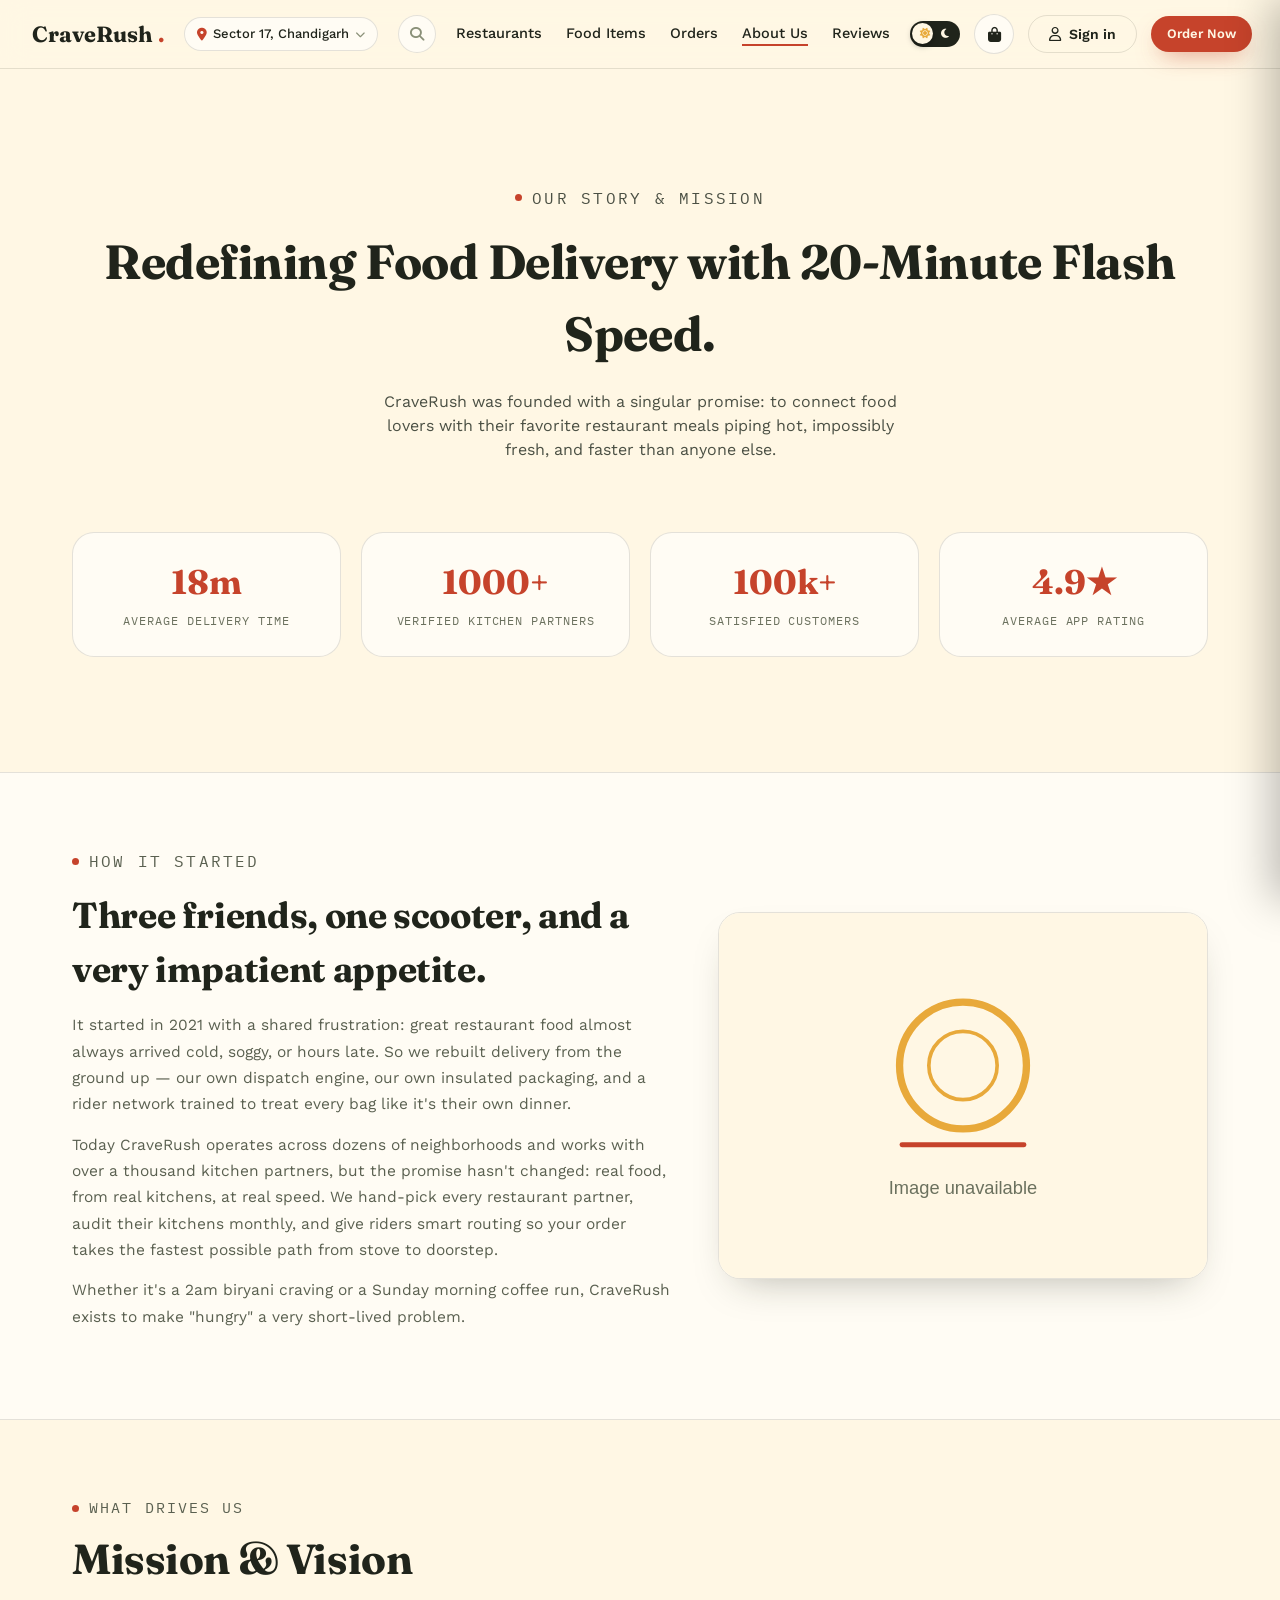
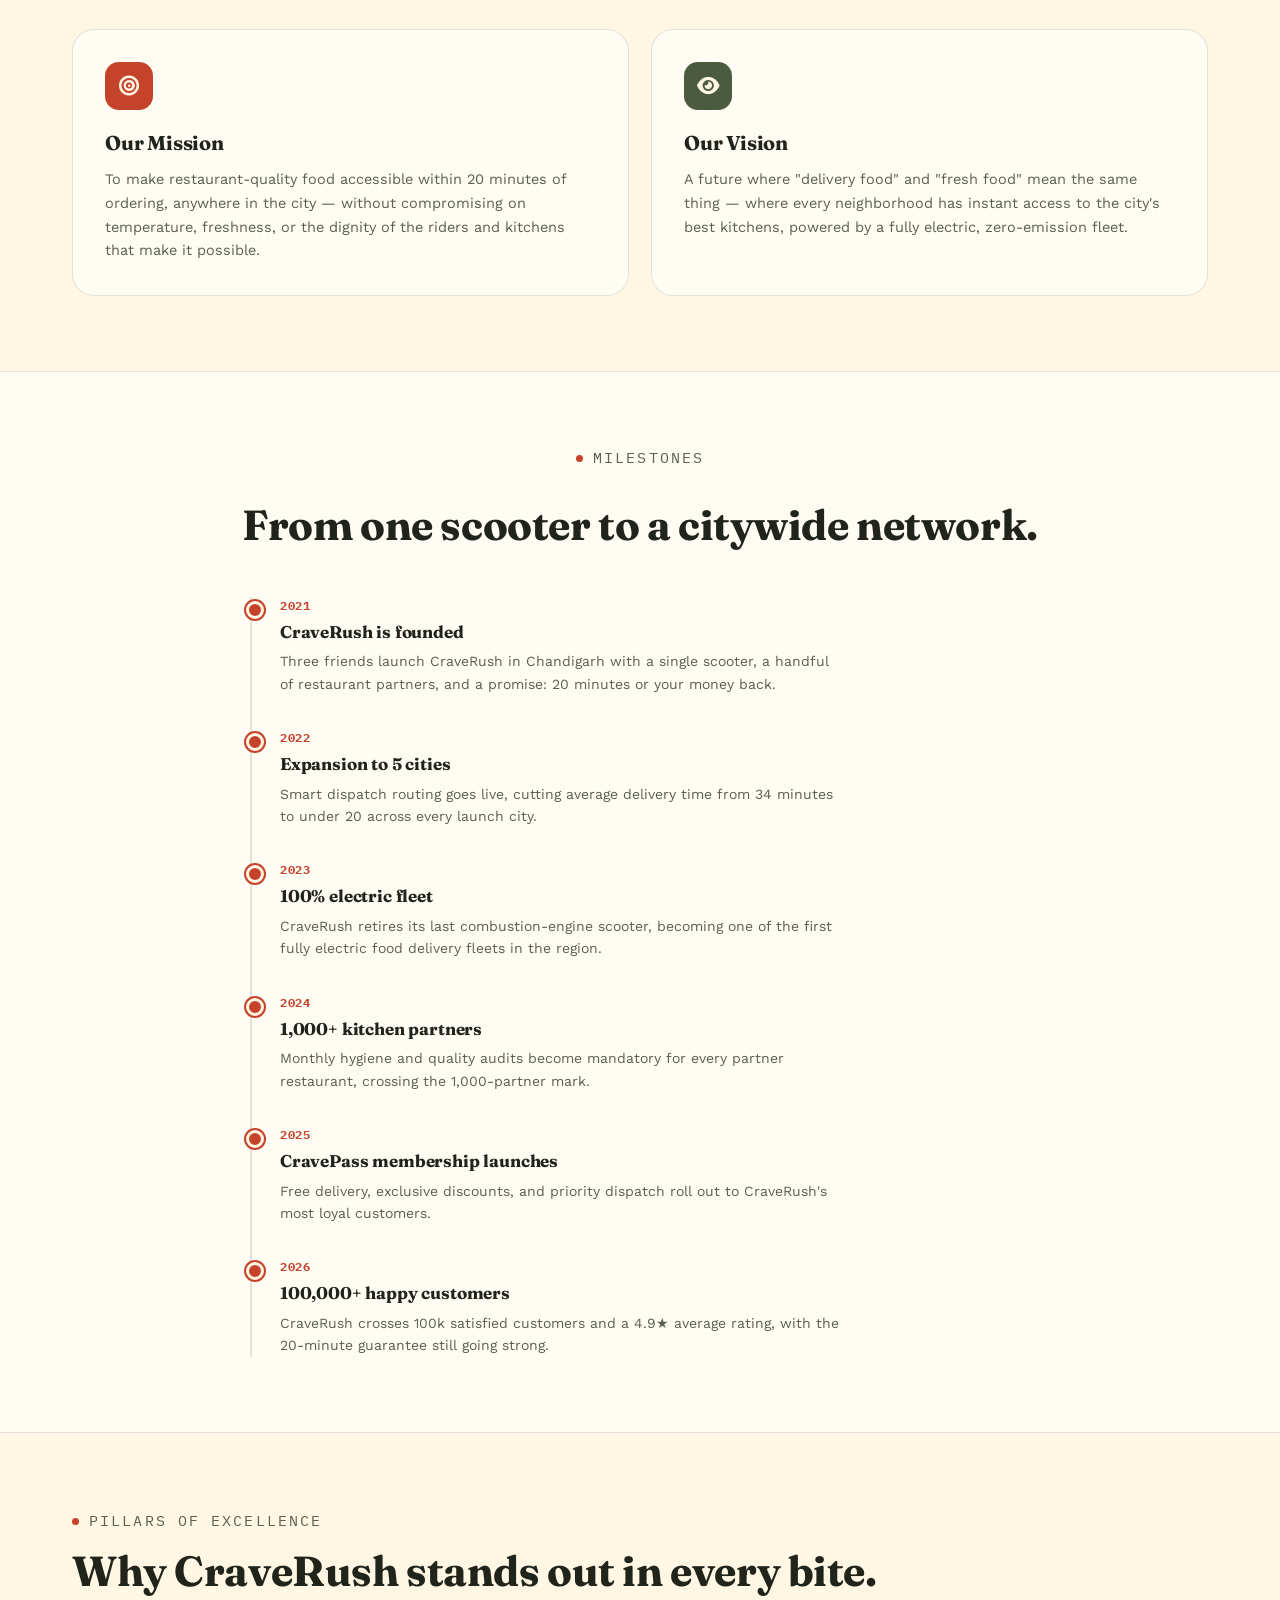
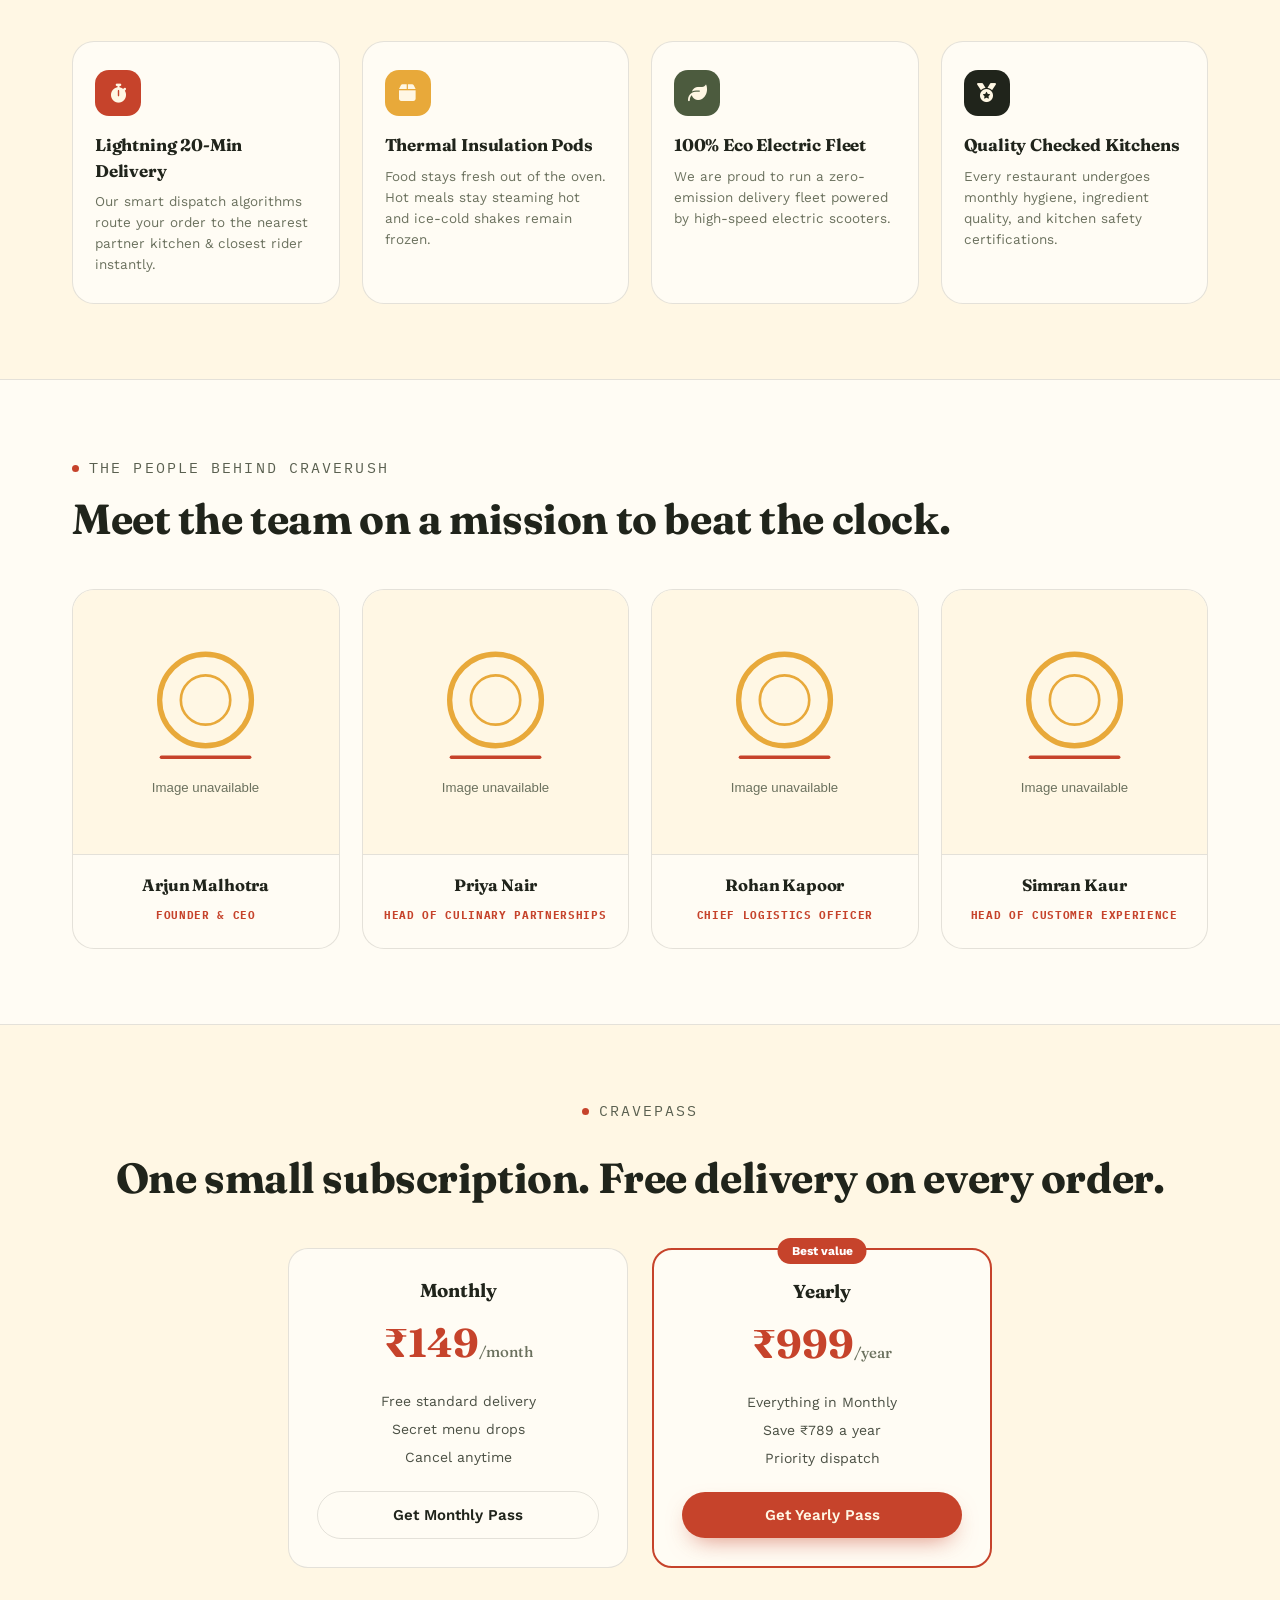
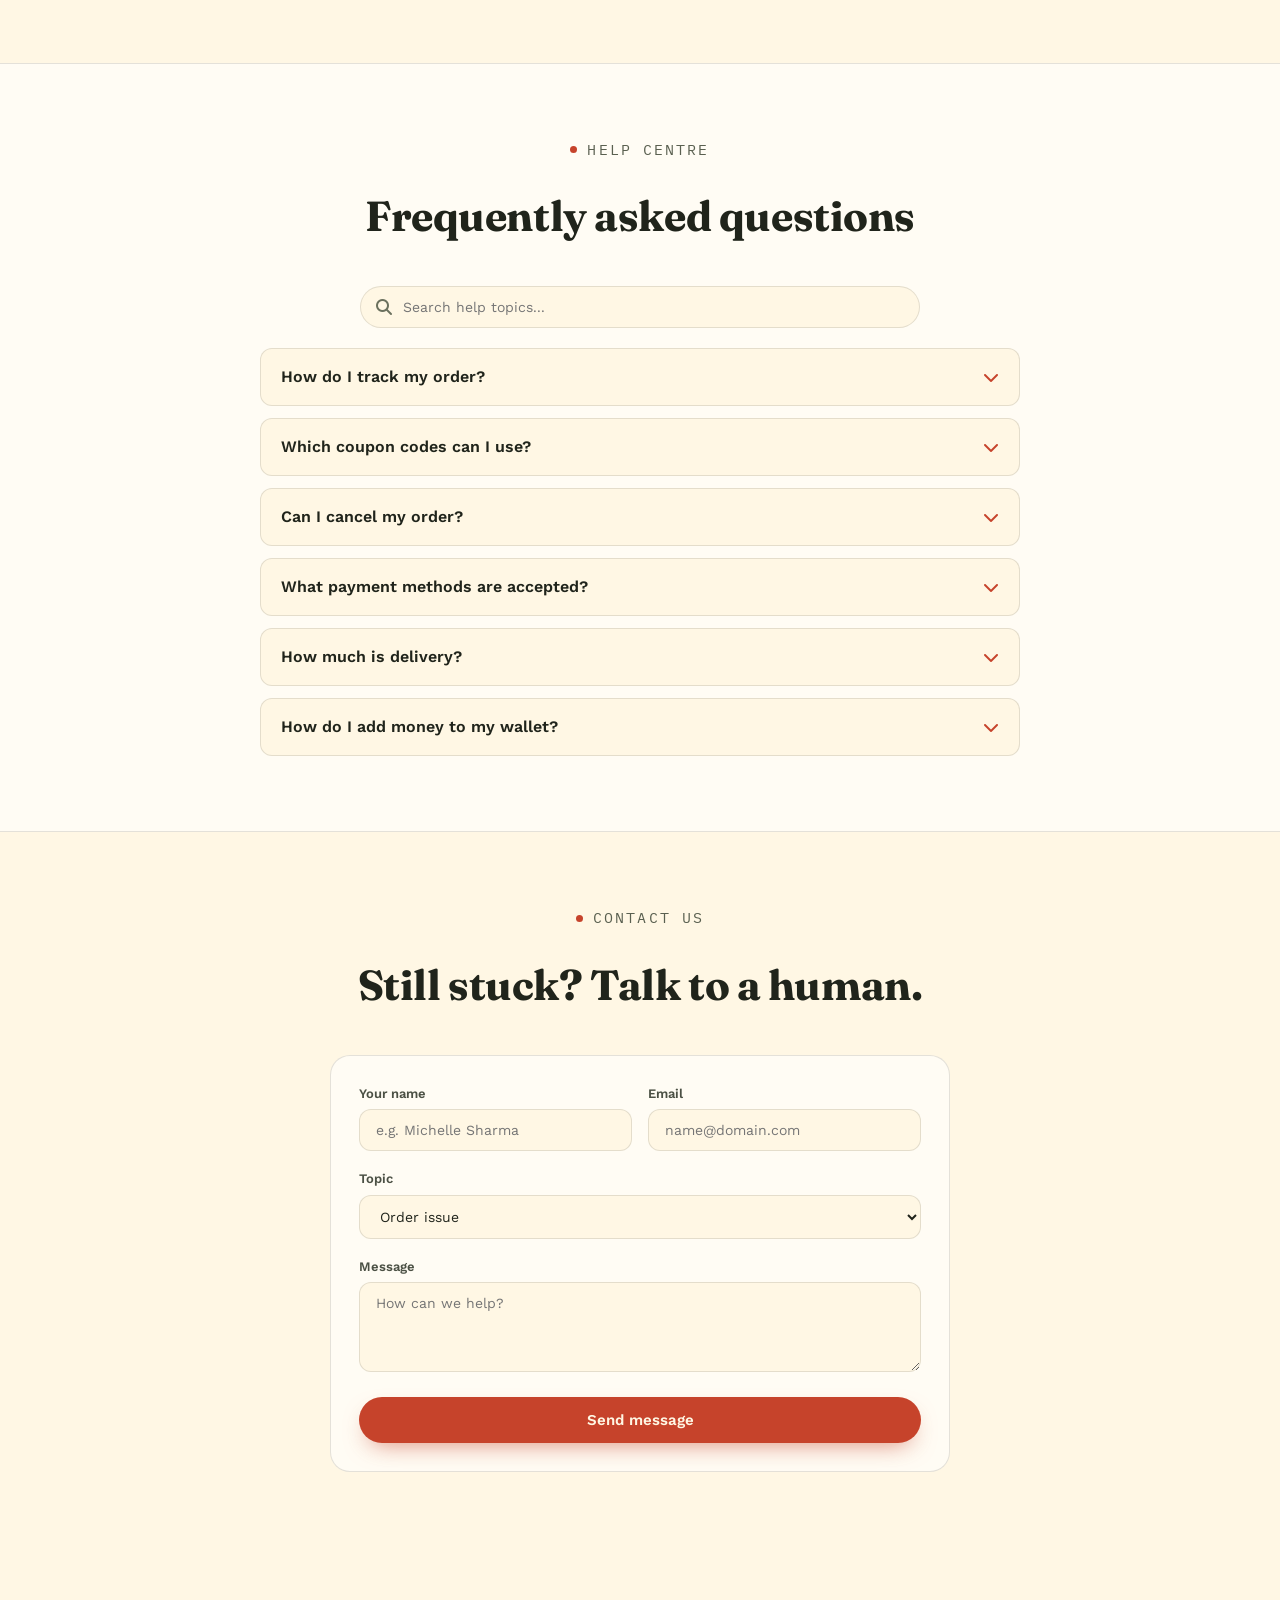
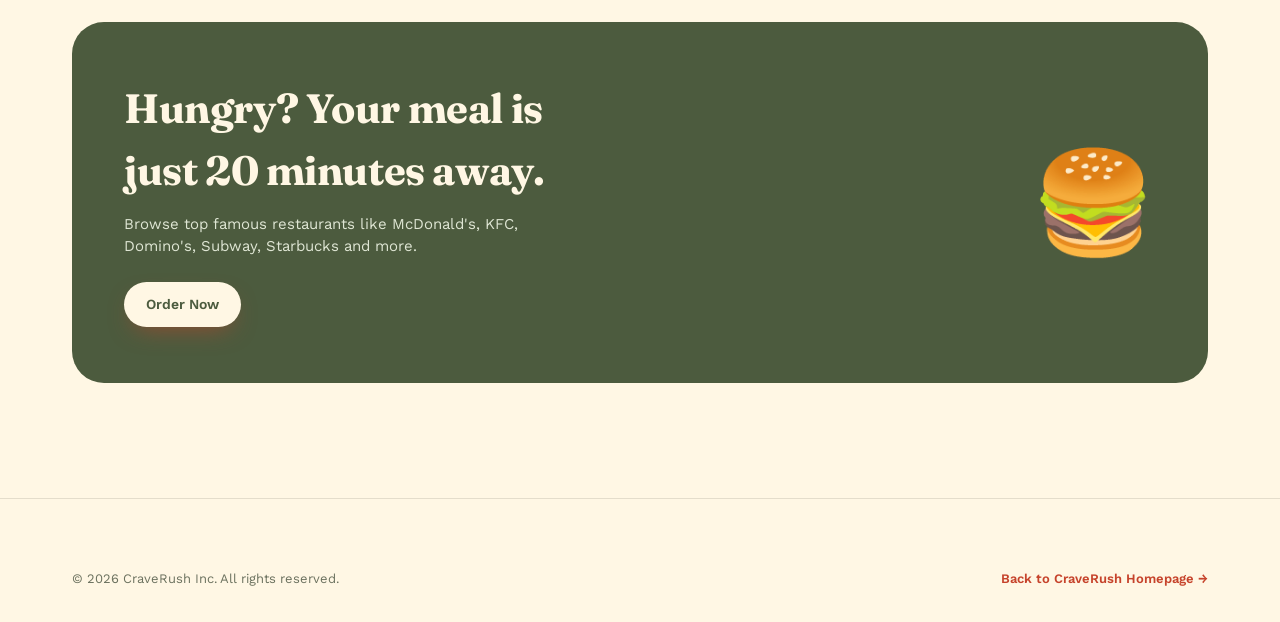
<file: about.html>
<!DOCTYPE html>
<html lang="en">
<head>
  <meta charset="UTF-8">
  <meta name="viewport" content="width=device-width, initial-scale=1.0">
  <title>About Us — CraveRush Food Delivery</title>
  <meta name="description" content="Learn about CraveRush, our 20-minute delivery guarantee, curated partner restaurants, and culinary mission.">
  
  <link rel="preconnect" href="https://fonts.googleapis.com">
  <link rel="preconnect" href="https://fonts.gstatic.com" crossorigin>
  <link href="https://fonts.googleapis.com/css2?family=Fraunces:ital,opsz,wght@0,9..144,400;0,9..144,600;0,9..144,700;1,9..144,500&family=Work+Sans:wght@400;500;600;700&family=IBM+Plex+Mono:wght@400;500;700&display=swap" rel="stylesheet">
  <link rel="stylesheet" href="https://cdnjs.cloudflare.com/ajax/libs/font-awesome/6.4.0/css/all.min.css">
  <link rel="stylesheet" href="style.css">
</head>
<body>

  <!-- NAVIGATION HEADER -->
  <header>
    <input type="checkbox" id="menu-toggle" style="display:none;">
    <nav>
      <a href="index.html" class="logo">CraveRush<span class="dot">.</span></a>

      <div class="location-picker" onclick="openModal('location-modal')">
        <i class="fa-solid fa-location-dot"></i>
        <span id="current-location-text">Sector 17, Chandigarh</span>
        <i class="fa-solid fa-chevron-down" style="font-size:10px; color:var(--muted-4);"></i>
      </div>

      <div class="nav-search" id="nav-search">
        <button type="button" class="nav-search-toggle" id="nav-search-toggle" aria-label="Search">
          <i class="fa-solid fa-magnifying-glass"></i>
        </button>
        <div class="nav-search-panel" id="nav-search-panel">
          <i class="fa-solid fa-magnifying-glass"></i>
          <input type="text" id="global-search" placeholder="Search burgers, fries, drinks, desserts..." autocomplete="off">
          <div id="search-results-dropdown" class="search-results-dropdown"></div>
        </div>
      </div>

      <ul class="nav-links">
        <li><a href="restaurants.html">Restaurants</a></li>
        <li><a href="menu.html">Food Items</a></li>
        <li><a href="orders.html">Orders</a></li>
        <li><a href="about.html" class="active">About Us</a></li>
        <li><a href="reviews.html">Reviews</a></li>
      </ul>

      <div class="nav-cta">
        <input type="checkbox" id="theme-toggle" class="theme-toggle-input">
        <script>document.getElementById("theme-toggle").checked = localStorage.getItem("craverush_theme") === "dark";</script>
        <label for="theme-toggle" class="theme-toggle" aria-label="Toggle dark mode">
          <i class="fa-solid fa-sun theme-icon theme-icon-sun"></i>
          <i class="fa-solid fa-moon theme-icon theme-icon-moon"></i>
          <span class="theme-toggle-knob"></span>
        </label>

        <button id="open-cart-btn" class="cart-btn" aria-label="Cart">
          <i class="fa-solid fa-bag-shopping"></i>
          <span id="cart-badge" class="cart-badge">0</span>
        </button>

        <div id="user-profile-container">
          <!-- Populated by JS -->
        </div>

        <a href="menu.html" class="btn btn-solid btn-sm">Order Now</a>

        <label for="menu-toggle" class="burger" aria-label="Open navigation menu">
          <i class="fa-solid fa-bars"></i>
        </label>
      </div>
    </nav>
  </header>

  <!-- ABOUT HERO -->
  <section class="section">
    <div class="wrap">
      <div class="about-hero" style="padding-top:40px;">
        <p class="eyebrow">Our Story &amp; Mission</p>
        <h1 style="font-size:48px; margin:16px 0 20px;">Redefining Food Delivery with 20-Minute Flash Speed.</h1>
        <p>CraveRush was founded with a singular promise: to connect food lovers with their favorite restaurant meals piping hot, impossibly fresh, and faster than anyone else.</p>
      </div>

      <div class="stats-grid" style="margin-top:40px;">
        <div class="stat-card">
          <strong>18m</strong>
          <span>Average Delivery Time</span>
        </div>
        <div class="stat-card">
          <strong>1000+</strong>
          <span>Verified Kitchen Partners</span>
        </div>
        <div class="stat-card">
          <strong>100k+</strong>
          <span>Satisfied Customers</span>
        </div>
        <div class="stat-card">
          <strong>4.9★</strong>
          <span>Average App Rating</span>
        </div>
      </div>
    </div>
  </section>

  <!-- OUR STORY (SPLIT LAYOUT) -->
  <section class="section" style="background:var(--card); border-top:1px solid var(--line); border-bottom:1px solid var(--line);">
    <div class="wrap">
      <div class="story-split">
        <div>
          <p class="eyebrow">How It Started</p>
          <h2>Three friends, one scooter, and a very impatient appetite.</h2>
          <p>It started in 2021 with a shared frustration: great restaurant food almost always arrived cold, soggy, or hours late. So we rebuilt delivery from the ground up — our own dispatch engine, our own insulated packaging, and a rider network trained to treat every bag like it's their own dinner.</p>
          <p>Today CraveRush operates across dozens of neighborhoods and works with over a thousand kitchen partners, but the promise hasn't changed: real food, from real kitchens, at real speed. We hand-pick every restaurant partner, audit their kitchens monthly, and give riders smart routing so your order takes the fastest possible path from stove to doorstep.</p>
          <p>Whether it's a 2am biryani craving or a Sunday morning coffee run, CraveRush exists to make "hungry" a very short-lived problem.</p>
        </div>
        <img class="story-photo" src="https://images.unsplash.com/photo-1526367790999-0150786686a2?w=900&q=80" alt="Chef plating food in a partner kitchen" onerror="this.onerror=null;this.src='data:image/svg+xml,%3Csvg%20xmlns%3D%27http%3A//www.w3.org/2000/svg%27%20viewBox%3D%270%200%20400%20300%27%3E%3Crect%20width%3D%27400%27%20height%3D%27300%27%20fill%3D%27%23FFF7E4%27/%3E%3Ccircle%20cx%3D%27200%27%20cy%3D%27125%27%20r%3D%2752%27%20fill%3D%27none%27%20stroke%3D%27%23E8A93A%27%20stroke-width%3D%276%27/%3E%3Ccircle%20cx%3D%27200%27%20cy%3D%27125%27%20r%3D%2728%27%20fill%3D%27none%27%20stroke%3D%27%23E8A93A%27%20stroke-width%3D%273%27/%3E%3Cline%20x1%3D%27150%27%20y1%3D%27190%27%20x2%3D%27250%27%20y2%3D%27190%27%20stroke%3D%27%23C6432B%27%20stroke-width%3D%274%27%20stroke-linecap%3D%27round%27/%3E%3Ctext%20x%3D%27200%27%20y%3D%27230%27%20font-family%3D%27Arial%2C%20sans-serif%27%20font-size%3D%2715%27%20fill%3D%27%236b715e%27%20text-anchor%3D%27middle%27%3EImage%20unavailable%3C/text%3E%3C/svg%3E';">
      </div>
    </div>
  </section>

  <!-- MISSION & VISION -->
  <section class="section">
    <div class="wrap">
      <div class="section-head">
        <div>
          <p class="eyebrow">What Drives Us</p>
          <h2>Mission &amp; Vision</h2>
        </div>
      </div>

      <div class="mv-grid">
        <div class="mv-card">
          <div class="mv-icon"><i class="fa-solid fa-bullseye"></i></div>
          <h3>Our Mission</h3>
          <p>To make restaurant-quality food accessible within 20 minutes of ordering, anywhere in the city — without compromising on temperature, freshness, or the dignity of the riders and kitchens that make it possible.</p>
        </div>
        <div class="mv-card">
          <div class="mv-icon"><i class="fa-solid fa-eye"></i></div>
          <h3>Our Vision</h3>
          <p>A future where "delivery food" and "fresh food" mean the same thing — where every neighborhood has instant access to the city's best kitchens, powered by a fully electric, zero-emission fleet.</p>
        </div>
      </div>
    </div>
  </section>

  <!-- MILESTONES / TIMELINE -->
  <section class="section" style="background:var(--card); border-top:1px solid var(--line); border-bottom:1px solid var(--line);">
    <div class="wrap">
      <div class="section-head" style="justify-content:center; text-align:center; flex-direction:column; align-items:center;">
        <p class="eyebrow">Milestones</p>
        <h2>From one scooter to a citywide network.</h2>
      </div>

      <div class="milestones-timeline" style="margin-top:40px;">
        <div class="milestone-item">
          <span class="milestone-year">2021</span>
          <h4>CraveRush is founded</h4>
          <p>Three friends launch CraveRush in Chandigarh with a single scooter, a handful of restaurant partners, and a promise: 20 minutes or your money back.</p>
        </div>
        <div class="milestone-item">
          <span class="milestone-year">2022</span>
          <h4>Expansion to 5 cities</h4>
          <p>Smart dispatch routing goes live, cutting average delivery time from 34 minutes to under 20 across every launch city.</p>
        </div>
        <div class="milestone-item">
          <span class="milestone-year">2023</span>
          <h4>100% electric fleet</h4>
          <p>CraveRush retires its last combustion-engine scooter, becoming one of the first fully electric food delivery fleets in the region.</p>
        </div>
        <div class="milestone-item">
          <span class="milestone-year">2024</span>
          <h4>1,000+ kitchen partners</h4>
          <p>Monthly hygiene and quality audits become mandatory for every partner restaurant, crossing the 1,000-partner mark.</p>
        </div>
        <div class="milestone-item">
          <span class="milestone-year">2025</span>
          <h4>CravePass membership launches</h4>
          <p>Free delivery, exclusive discounts, and priority dispatch roll out to CraveRush's most loyal customers.</p>
        </div>
        <div class="milestone-item">
          <span class="milestone-year">2026</span>
          <h4>100,000+ happy customers</h4>
          <p>CraveRush crosses 100k satisfied customers and a 4.9★ average rating, with the 20-minute guarantee still going strong.</p>
        </div>
      </div>
    </div>
  </section>

  <!-- VALUES SECTION -->
  <section class="section">
    <div class="wrap">
      <div class="section-head">
        <div>
          <p class="eyebrow">Pillars of Excellence</p>
          <h2>Why CraveRush stands out in every bite.</h2>
        </div>
      </div>

      <div class="features-grid">
        <div class="feature-card">
          <div class="feature-icon gradient-1"><i class="fa-solid fa-stopwatch"></i></div>
          <h3>Lightning 20-Min Delivery</h3>
          <p>Our smart dispatch algorithms route your order to the nearest partner kitchen &amp; closest rider instantly.</p>
        </div>
        <div class="feature-card">
          <div class="feature-icon gradient-2"><i class="fa-solid fa-box"></i></div>
          <h3>Thermal Insulation Pods</h3>
          <p>Food stays fresh out of the oven. Hot meals stay steaming hot and ice-cold shakes remain frozen.</p>
        </div>
        <div class="feature-card">
          <div class="feature-icon gradient-3"><i class="fa-solid fa-leaf"></i></div>
          <h3>100% Eco Electric Fleet</h3>
          <p>We are proud to run a zero-emission delivery fleet powered by high-speed electric scooters.</p>
        </div>
        <div class="feature-card">
          <div class="feature-icon gradient-4"><i class="fa-solid fa-medal"></i></div>
          <h3>Quality Checked Kitchens</h3>
          <p>Every restaurant undergoes monthly hygiene, ingredient quality, and kitchen safety certifications.</p>
        </div>
      </div>
    </div>
  </section>

  <!-- TEAM SECTION (LAST CONTENT SECTION) -->
  <section class="section" style="background:var(--card); border-top:1px solid var(--line); border-bottom:1px solid var(--line);">
    <div class="wrap">
      <div class="section-head">
        <div>
          <p class="eyebrow">The People Behind CraveRush</p>
          <h2>Meet the team on a mission to beat the clock.</h2>
        </div>
      </div>

      <div class="team-grid">
        <div class="team-card">
          <img class="team-photo" src="https://randomuser.me/api/portraits/men/32.jpg" alt="Arjun Malhotra" onerror="this.onerror=null;this.src='data:image/svg+xml,%3Csvg%20xmlns%3D%27http%3A//www.w3.org/2000/svg%27%20viewBox%3D%270%200%20400%20300%27%3E%3Crect%20width%3D%27400%27%20height%3D%27300%27%20fill%3D%27%23FFF7E4%27/%3E%3Ccircle%20cx%3D%27200%27%20cy%3D%27125%27%20r%3D%2752%27%20fill%3D%27none%27%20stroke%3D%27%23E8A93A%27%20stroke-width%3D%276%27/%3E%3Ccircle%20cx%3D%27200%27%20cy%3D%27125%27%20r%3D%2728%27%20fill%3D%27none%27%20stroke%3D%27%23E8A93A%27%20stroke-width%3D%273%27/%3E%3Cline%20x1%3D%27150%27%20y1%3D%27190%27%20x2%3D%27250%27%20y2%3D%27190%27%20stroke%3D%27%23C6432B%27%20stroke-width%3D%274%27%20stroke-linecap%3D%27round%27/%3E%3Ctext%20x%3D%27200%27%20y%3D%27230%27%20font-family%3D%27Arial%2C%20sans-serif%27%20font-size%3D%2715%27%20fill%3D%27%236b715e%27%20text-anchor%3D%27middle%27%3EImage%20unavailable%3C/text%3E%3C/svg%3E';">
          <div class="team-card-body">
            <h3>Arjun Malhotra</h3>
            <span class="team-role">Founder &amp; CEO</span>
          </div>
        </div>
        <div class="team-card">
          <img class="team-photo" src="https://randomuser.me/api/portraits/women/44.jpg" alt="Priya Nair" onerror="this.onerror=null;this.src='data:image/svg+xml,%3Csvg%20xmlns%3D%27http%3A//www.w3.org/2000/svg%27%20viewBox%3D%270%200%20400%20300%27%3E%3Crect%20width%3D%27400%27%20height%3D%27300%27%20fill%3D%27%23FFF7E4%27/%3E%3Ccircle%20cx%3D%27200%27%20cy%3D%27125%27%20r%3D%2752%27%20fill%3D%27none%27%20stroke%3D%27%23E8A93A%27%20stroke-width%3D%276%27/%3E%3Ccircle%20cx%3D%27200%27%20cy%3D%27125%27%20r%3D%2728%27%20fill%3D%27none%27%20stroke%3D%27%23E8A93A%27%20stroke-width%3D%273%27/%3E%3Cline%20x1%3D%27150%27%20y1%3D%27190%27%20x2%3D%27250%27%20y2%3D%27190%27%20stroke%3D%27%23C6432B%27%20stroke-width%3D%274%27%20stroke-linecap%3D%27round%27/%3E%3Ctext%20x%3D%27200%27%20y%3D%27230%27%20font-family%3D%27Arial%2C%20sans-serif%27%20font-size%3D%2715%27%20fill%3D%27%236b715e%27%20text-anchor%3D%27middle%27%3EImage%20unavailable%3C/text%3E%3C/svg%3E';">
          <div class="team-card-body">
            <h3>Priya Nair</h3>
            <span class="team-role">Head of Culinary Partnerships</span>
          </div>
        </div>
        <div class="team-card">
          <img class="team-photo" src="https://randomuser.me/api/portraits/men/67.jpg" alt="Rohan Kapoor" onerror="this.onerror=null;this.src='data:image/svg+xml,%3Csvg%20xmlns%3D%27http%3A//www.w3.org/2000/svg%27%20viewBox%3D%270%200%20400%20300%27%3E%3Crect%20width%3D%27400%27%20height%3D%27300%27%20fill%3D%27%23FFF7E4%27/%3E%3Ccircle%20cx%3D%27200%27%20cy%3D%27125%27%20r%3D%2752%27%20fill%3D%27none%27%20stroke%3D%27%23E8A93A%27%20stroke-width%3D%276%27/%3E%3Ccircle%20cx%3D%27200%27%20cy%3D%27125%27%20r%3D%2728%27%20fill%3D%27none%27%20stroke%3D%27%23E8A93A%27%20stroke-width%3D%273%27/%3E%3Cline%20x1%3D%27150%27%20y1%3D%27190%27%20x2%3D%27250%27%20y2%3D%27190%27%20stroke%3D%27%23C6432B%27%20stroke-width%3D%274%27%20stroke-linecap%3D%27round%27/%3E%3Ctext%20x%3D%27200%27%20y%3D%27230%27%20font-family%3D%27Arial%2C%20sans-serif%27%20font-size%3D%2715%27%20fill%3D%27%236b715e%27%20text-anchor%3D%27middle%27%3EImage%20unavailable%3C/text%3E%3C/svg%3E';">
          <div class="team-card-body">
            <h3>Rohan Kapoor</h3>
            <span class="team-role">Chief Logistics Officer</span>
          </div>
        </div>
        <div class="team-card">
          <img class="team-photo" src="https://randomuser.me/api/portraits/women/68.jpg" alt="Simran Kaur" onerror="this.onerror=null;this.src='data:image/svg+xml,%3Csvg%20xmlns%3D%27http%3A//www.w3.org/2000/svg%27%20viewBox%3D%270%200%20400%20300%27%3E%3Crect%20width%3D%27400%27%20height%3D%27300%27%20fill%3D%27%23FFF7E4%27/%3E%3Ccircle%20cx%3D%27200%27%20cy%3D%27125%27%20r%3D%2752%27%20fill%3D%27none%27%20stroke%3D%27%23E8A93A%27%20stroke-width%3D%276%27/%3E%3Ccircle%20cx%3D%27200%27%20cy%3D%27125%27%20r%3D%2728%27%20fill%3D%27none%27%20stroke%3D%27%23E8A93A%27%20stroke-width%3D%273%27/%3E%3Cline%20x1%3D%27150%27%20y1%3D%27190%27%20x2%3D%27250%27%20y2%3D%27190%27%20stroke%3D%27%23C6432B%27%20stroke-width%3D%274%27%20stroke-linecap%3D%27round%27/%3E%3Ctext%20x%3D%27200%27%20y%3D%27230%27%20font-family%3D%27Arial%2C%20sans-serif%27%20font-size%3D%2715%27%20fill%3D%27%236b715e%27%20text-anchor%3D%27middle%27%3EImage%20unavailable%3C/text%3E%3C/svg%3E';">
          <div class="team-card-body">
            <h3>Simran Kaur</h3>
            <span class="team-role">Head of Customer Experience</span>
          </div>
        </div>
      </div>
    </div>
  </section>

  <!-- CRAVEPASS MEMBERSHIP -->
  <section class="section" id="cravepass">
    <div class="wrap">
      <div class="section-head" style="justify-content:center; text-align:center; flex-direction:column; align-items:center;">
        <p class="eyebrow">CravePass</p>
        <h2>One small subscription. Free delivery on every order.</h2>
      </div>
      <div class="pass-grid">
        <div class="pass-card">
          <h3>Monthly</h3>
          <div class="pass-price">₹149<span>/month</span></div>
          <ul><li>Free standard delivery</li><li>Secret menu drops</li><li>Cancel anytime</li></ul>
          <button type="button" class="btn btn-ghost" data-pass="monthly">Get Monthly Pass</button>
        </div>
        <div class="pass-card pass-featured">
          <span class="pass-ribbon">Best value</span>
          <h3>Yearly</h3>
          <div class="pass-price">₹999<span>/year</span></div>
          <ul><li>Everything in Monthly</li><li>Save ₹789 a year</li><li>Priority dispatch</li></ul>
          <button type="button" class="btn btn-solid" data-pass="yearly">Get Yearly Pass</button>
        </div>
      </div>
      <p id="pass-status" class="pass-status"></p>
    </div>
  </section>

  <!-- HELP CENTRE / FAQ -->
  <section class="section" id="help" style="background:var(--card); border-top:1px solid var(--line); border-bottom:1px solid var(--line);">
    <div class="wrap">
      <div class="section-head" style="justify-content:center; text-align:center; flex-direction:column; align-items:center;">
        <p class="eyebrow">Help Centre</p>
        <h2>Frequently asked questions</h2>
      </div>
      <div class="faq-search"><i class="fa-solid fa-magnifying-glass"></i><input type="text" id="faq-search" class="form-control" placeholder="Search help topics..." autocomplete="off"></div>
      <div class="faq-list" id="faq-list">
        <div class="faq-item"><button type="button" class="faq-q">How do I track my order?<i class="fa-solid fa-chevron-down"></i></button><div class="faq-a"><p>Open the <a href="orders.html">Orders</a> page and press Track on your current order. The status moves from Placed to Preparing, On the Way and Delivered.</p></div></div>
        <div class="faq-item"><button type="button" class="faq-q">Which coupon codes can I use?<i class="fa-solid fa-chevron-down"></i></button><div class="faq-a"><p>CRAVE50 gives 50% off (up to ₹150) on orders of ₹199 or more. WELCOME100 gives a flat ₹100 off. Apply them in your food bag.</p></div></div>
        <div class="faq-item"><button type="button" class="faq-q">Can I cancel my order?<i class="fa-solid fa-chevron-down"></i></button><div class="faq-a"><p>Yes, while the kitchen is still receiving or preparing it. Go to Orders and press Cancel. Wallet payments are refunded to CraveCash instantly.</p></div></div>
        <div class="faq-item"><button type="button" class="faq-q">What payment methods are accepted?<i class="fa-solid fa-chevron-down"></i></button><div class="faq-a"><p>Cash on delivery, UPI, credit/debit cards and your CraveCash wallet.</p></div></div>
        <div class="faq-item"><button type="button" class="faq-q">How much is delivery?<i class="fa-solid fa-chevron-down"></i></button><div class="faq-a"><p>Standard delivery is ₹49, and free above ₹499 or with CravePass. Express (15-20 min) is ₹89.</p></div></div>
        <div class="faq-item"><button type="button" class="faq-q">How do I add money to my wallet?<i class="fa-solid fa-chevron-down"></i></button><div class="faq-a"><p>Sign in, open your account (top right), choose the Wallet tab and pick an amount.</p></div></div>
      </div>
      <p id="faq-empty" class="faq-empty" style="display:none;">No matching topics. Send us a message below and we will help.</p>
    </div>
  </section>

  <!-- CONTACT US -->
  <section class="section" id="contact">
    <div class="wrap">
      <div class="section-head" style="justify-content:center; text-align:center; flex-direction:column; align-items:center;">
        <p class="eyebrow">Contact Us</p>
        <h2>Still stuck? Talk to a human.</h2>
      </div>
      <form id="contact-form" class="contact-form" novalidate>
        <div class="contact-row">
          <div class="form-group"><label>Your name</label><input type="text" id="contact-name" class="form-control" placeholder="e.g. Michelle Sharma"></div>
          <div class="form-group"><label>Email</label><input type="email" id="contact-email" class="form-control" placeholder="name@domain.com"></div>
        </div>
        <div class="form-group"><label>Topic</label>
          <select id="contact-topic" class="form-control"><option>Order issue</option><option>Payment or refund</option><option>Account help</option><option>Feedback</option><option>Other</option></select>
        </div>
        <div class="form-group"><label>Message</label><textarea id="contact-message" class="form-control" rows="4" placeholder="How can we help?"></textarea></div>
        <button type="submit" class="btn btn-solid" style="width:100%;">Send message</button>
      </form>
    </div>
  </section>

  <!-- CTA BAND -->
  <section class="section">
    <div class="wrap">
      <div class="app-band">
        <div>
          <h2>Hungry? Your meal is just 20 minutes away.</h2>
          <p>Browse top famous restaurants like McDonald's, KFC, Domino's, Subway, Starbucks and more.</p>
          <div class="app-buttons">
            <a href="menu.html" class="btn btn-solid" style="background:var(--paper); color:var(--leaf); border:none;">Order Now</a>
          </div>
        </div>
        <div style="font-size:100px; line-height:1;">🍔</div>
      </div>
    </div>
  </section>

  <!-- FOOTER -->
  <footer>
    <div class="wrap">
      <div class="footer-bottom">
        <span>© 2026 CraveRush Inc. All rights reserved.</span>
        <a href="index.html" style="color:var(--chili); font-weight:600;">Back to CraveRush Homepage →</a>
      </div>
    </div>
  </footer>

  <!-- CART DRAWER (SLIDE-OVER PANEL) -->
  <div id="cart-drawer-overlay" class="cart-drawer-overlay"></div>
  <aside id="cart-drawer" class="cart-drawer">
    <div class="cart-header">
      <h3>Your Food Bag</h3>
      <button id="close-cart-btn" class="close-btn" aria-label="Close cart"><i class="fa-solid fa-xmark"></i></button>
    </div>

    <div class="cart-body">
      <div id="cart-empty-state" class="cart-empty-state">
        <i class="fa-solid fa-bag-shopping"></i>
        <h4>Your bag is empty</h4>
        <p style="font-size:13.5px; margin-top:6px;">Add delicious dishes from the menu to satisfy your cravings.</p>
      </div>

      <button type="button" id="cart-clear-btn" class="cart-clear-btn" style="display:none;" onclick="clearCart()"><i class="fa-regular fa-trash-can"></i> Clear bag</button>
      <div id="cart-items-container">
        <!-- Rendered dynamically by JS -->
      </div>

      <div id="coupon-applied-tag" class="coupon-applied-tag" style="display:none;"></div>
      <div class="coupon-box">
        <input type="text" id="coupon-code" placeholder="ENTER COUPON (CRAVE50)">
        <button class="coupon-btn" onclick="applyCoupon()">APPLY</button>
      </div>
    </div>

    <div class="cart-footer">
      <div class="bill-row">
        <span>Item Subtotal</span>
        <span id="cart-subtotal">₹0</span>
      </div>
      <div class="bill-row discount" id="cart-discount-row" style="display:none;">
        <span>Promo Discount</span>
        <span id="cart-discount">-₹0</span>
      </div>
      <div class="bill-row">
        <span>Delivery Fee</span>
        <span id="cart-delivery">FREE</span>
      </div>
      <div class="bill-row">
        <span>Taxes &amp; Govt Charges (5%)</span>
        <span id="cart-taxes">₹0</span>
      </div>
      <div class="bill-row total">
        <span>To Pay</span>
        <span id="cart-total">₹0</span>
      </div>

      <button class="checkout-btn" onclick="proceedToCheckout()">
        <span>Proceed to Checkout</span>
        <i class="fa-solid fa-arrow-right"></i>
      </button>
    </div>
  </aside>

  <!-- AUTH MODAL -->
  <div id="auth-modal" class="modal-overlay">
    <div class="modal-content">
      <div class="modal-header">
        <h3>Welcome to CraveRush</h3>
        <button class="close-btn" onclick="closeModal('auth-modal')"><i class="fa-solid fa-xmark"></i></button>
      </div>
      <div class="modal-body">
        <!-- Shown when a user is already signed in -->
        <div id="account-view" class="account-view" style="display:none;">
          <div class="account-view-header">
            <div class="account-avatar-lg" id="account-avatar-lg">U</div>
            <div>
              <h4 id="account-name">Account</h4>
              <p class="account-email" id="account-email">—</p>
            </div>
          </div>

          <div class="account-tabs">
            <div class="account-tab active" data-tab="profile" onclick="switchAccountTab('profile')"><i class="fa-regular fa-id-card"></i> Profile</div>
            <div class="account-tab" data-tab="addresses" onclick="switchAccountTab('addresses')"><i class="fa-solid fa-location-dot"></i> Addresses</div>
            <div class="account-tab" data-tab="wallet" onclick="switchAccountTab('wallet')"><i class="fa-solid fa-wallet"></i> Wallet</div>
          </div>

          <div id="account-tab-profile" class="account-tab-panel"></div>
          <div id="account-tab-addresses" class="account-tab-panel" style="display:none;"></div>
          <div id="account-tab-wallet" class="account-tab-panel" style="display:none;"></div>

          <button type="button" class="logout-btn" onclick="logoutUser()">
            <i class="fa-solid fa-right-from-bracket"></i> Log Out
          </button>
        </div>

        <div id="auth-forms-wrap">
          <div class="auth-tabs">
            <div class="auth-tab active" onclick="switchAuthTab('signin')">Sign In</div>
            <div class="auth-tab" onclick="switchAuthTab('signup')">Sign Up</div>
          </div>

          <form id="signin-form" onsubmit="handleSignIn(event)">
            <div class="form-group">
              <label>Email Address or Mobile Number</label>
              <input type="text" id="signin-email" class="form-control" placeholder="name@domain.com or +91..." required>
            </div>
            <div class="form-group">
              <label>Password</label>
              <input type="password" class="form-control" placeholder="••••••••" required>
            </div>
            <button type="submit" class="btn btn-solid" style="width:100%; margin-top:10px;">Sign In &amp; Order</button>
          </form>

          <form id="signup-form" onsubmit="handleSignUp(event)" style="display:none;">
            <div class="form-group">
              <label>Full Name</label>
              <input type="text" id="signup-name" class="form-control" placeholder="e.g. Michelle Sharma" required>
            </div>
            <div class="form-group">
              <label>Email Address</label>
              <input type="email" id="signup-email" class="form-control" placeholder="name@domain.com" required>
            </div>
            <div class="form-group">
              <label>Mobile Number</label>
              <input type="tel" id="signup-phone" class="form-control" placeholder="+91 98765 43210" required>
            </div>
            <div class="form-group">
              <label>Password</label>
              <input type="password" class="form-control" placeholder="Create strong password" required>
            </div>
            <button type="submit" class="btn btn-solid" style="width:100%; margin-top:10px;">Create Account</button>
          </form>
        </div>
      </div>
    </div>
  </div>

  <!-- LOCATION SELECTOR MODAL -->
  <div id="location-modal" class="modal-overlay">
    <div class="modal-content" style="max-width:500px;">
      <div class="modal-header">
        <h3>Select Delivery Location</h3>
        <button class="close-btn" onclick="closeModal('location-modal')"><i class="fa-solid fa-xmark"></i></button>
      </div>
      <div class="modal-body">
        <div class="form-group">
          <label>Type Your Address / Sector</label>
          <input type="text" id="custom-location-input" class="form-control" placeholder="Enter landmark, sector, or city...">
        </div>
        <button class="btn btn-solid" style="width:100%; margin-bottom:20px;" onclick="selectCustomLocation()">Set Delivery Location</button>

        <label style="font-size:13px; font-weight:600; color:var(--muted-3); display:block; margin-bottom:10px;">POPULAR CITIES &amp; SECTORS</label>
        <div style="display:flex; flex-direction:column; gap:8px;">
          <div class="dropdown-item" onclick="setLocation('Sector 17, Chandigarh')"><i class="fa-solid fa-location-dot" style="color:var(--chili);"></i> Sector 17, Chandigarh</div>
          <div class="dropdown-item" onclick="setLocation('Connaught Place, New Delhi')"><i class="fa-solid fa-location-dot" style="color:var(--chili);"></i> Connaught Place, New Delhi</div>
          <div class="dropdown-item" onclick="setLocation('Bandra West, Mumbai')"><i class="fa-solid fa-location-dot" style="color:var(--chili);"></i> Bandra West, Mumbai</div>
          <div class="dropdown-item" onclick="setLocation('Indiranagar, Bengaluru')"><i class="fa-solid fa-location-dot" style="color:var(--chili);"></i> Indiranagar, Bengaluru</div>
          <div class="dropdown-item" onclick="setLocation('Cyber City, Gurugram')"><i class="fa-solid fa-location-dot" style="color:var(--chili);"></i> Cyber City, Gurugram</div>
        </div>
      </div>
    </div>
  </div>

  <!-- LIVE ORDER TRACKING MODAL -->
  <div id="tracking-modal" class="modal-overlay">
    <div class="modal-content" id="tracking-modal-content">
      <!-- Rendered dynamically by JS -->
    </div>
  </div>

  <!-- RESTAURANT MENU MODAL -->
  <div id="restaurant-menu-modal" class="modal-overlay">
    <div class="modal-content" id="restaurant-menu-content" style="max-width:680px;">
      <!-- Rendered dynamically by JS -->
    </div>
  </div>

  <!-- TOAST NOTIFICATION CONTAINER -->
  <div id="toast-container"></div>

  <!-- Main JavaScript File -->
  <script src="app.js"></script>
</body>
</html>
</file>
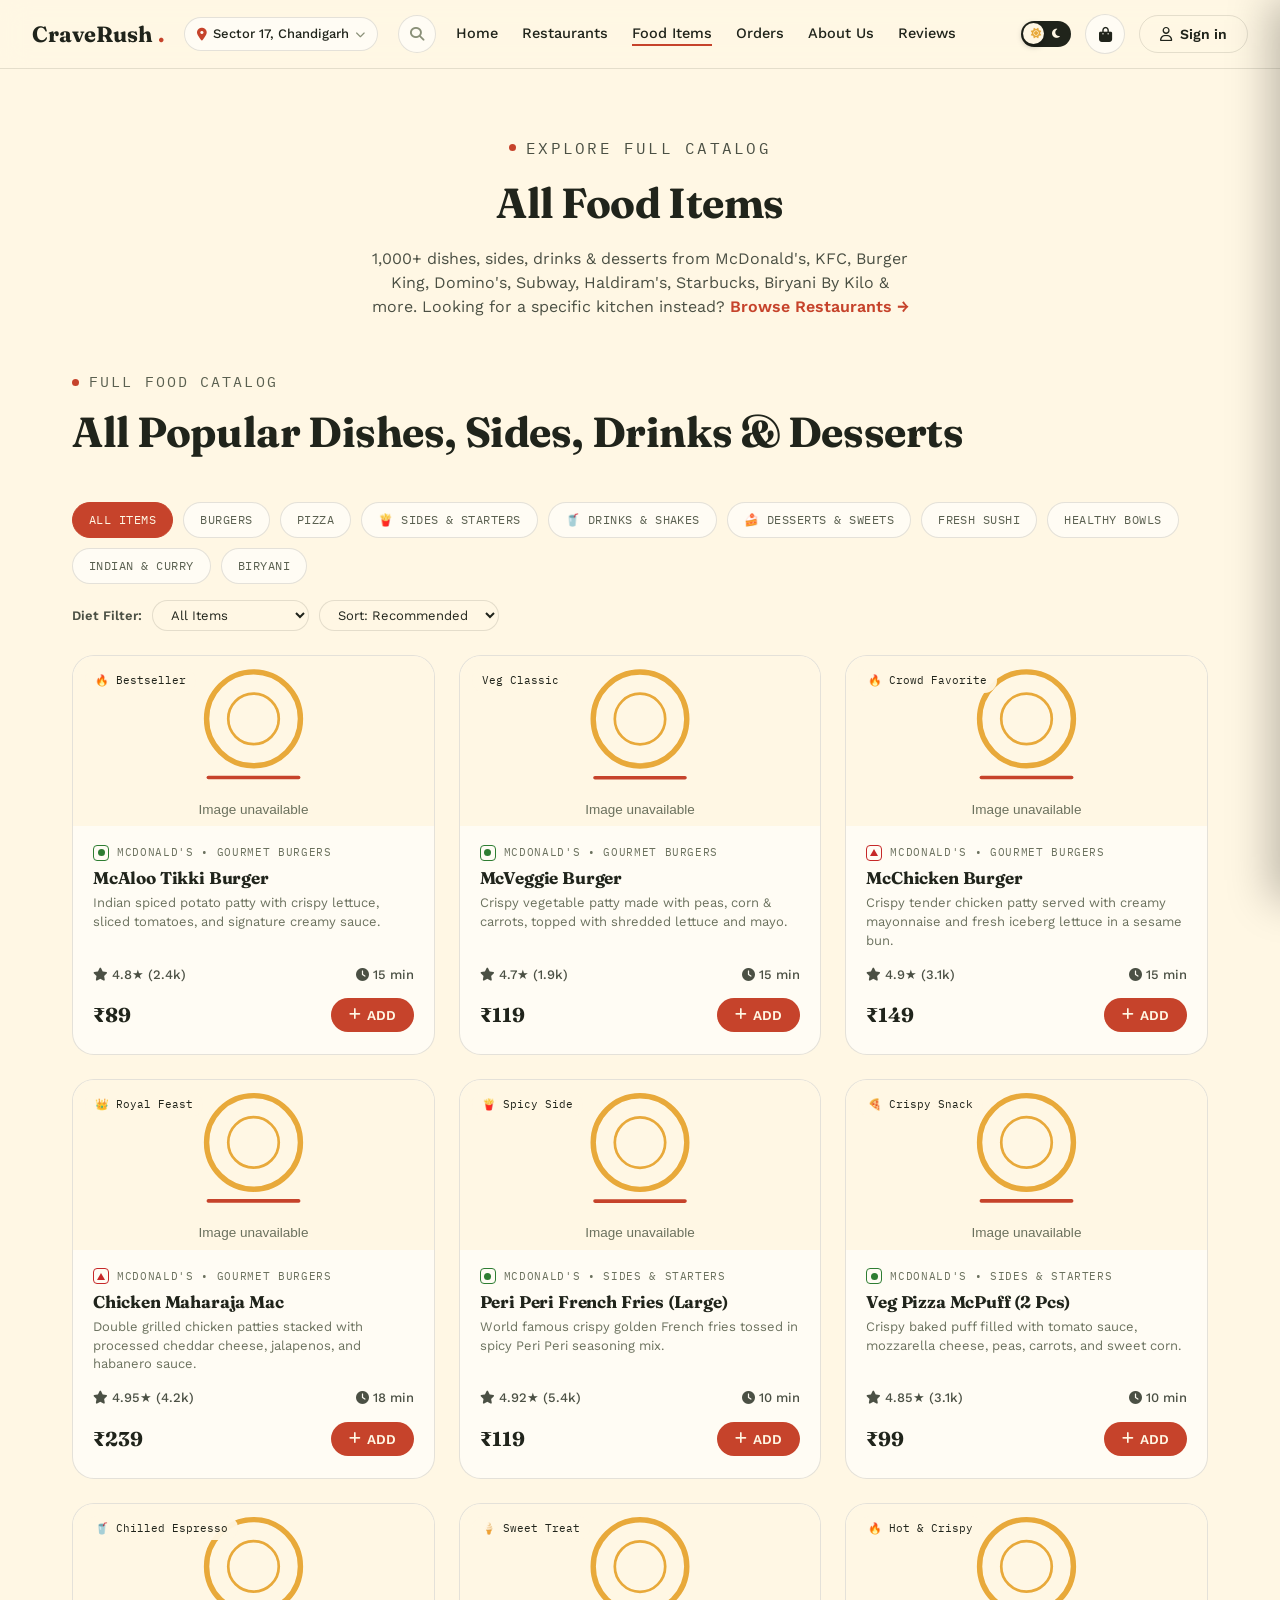
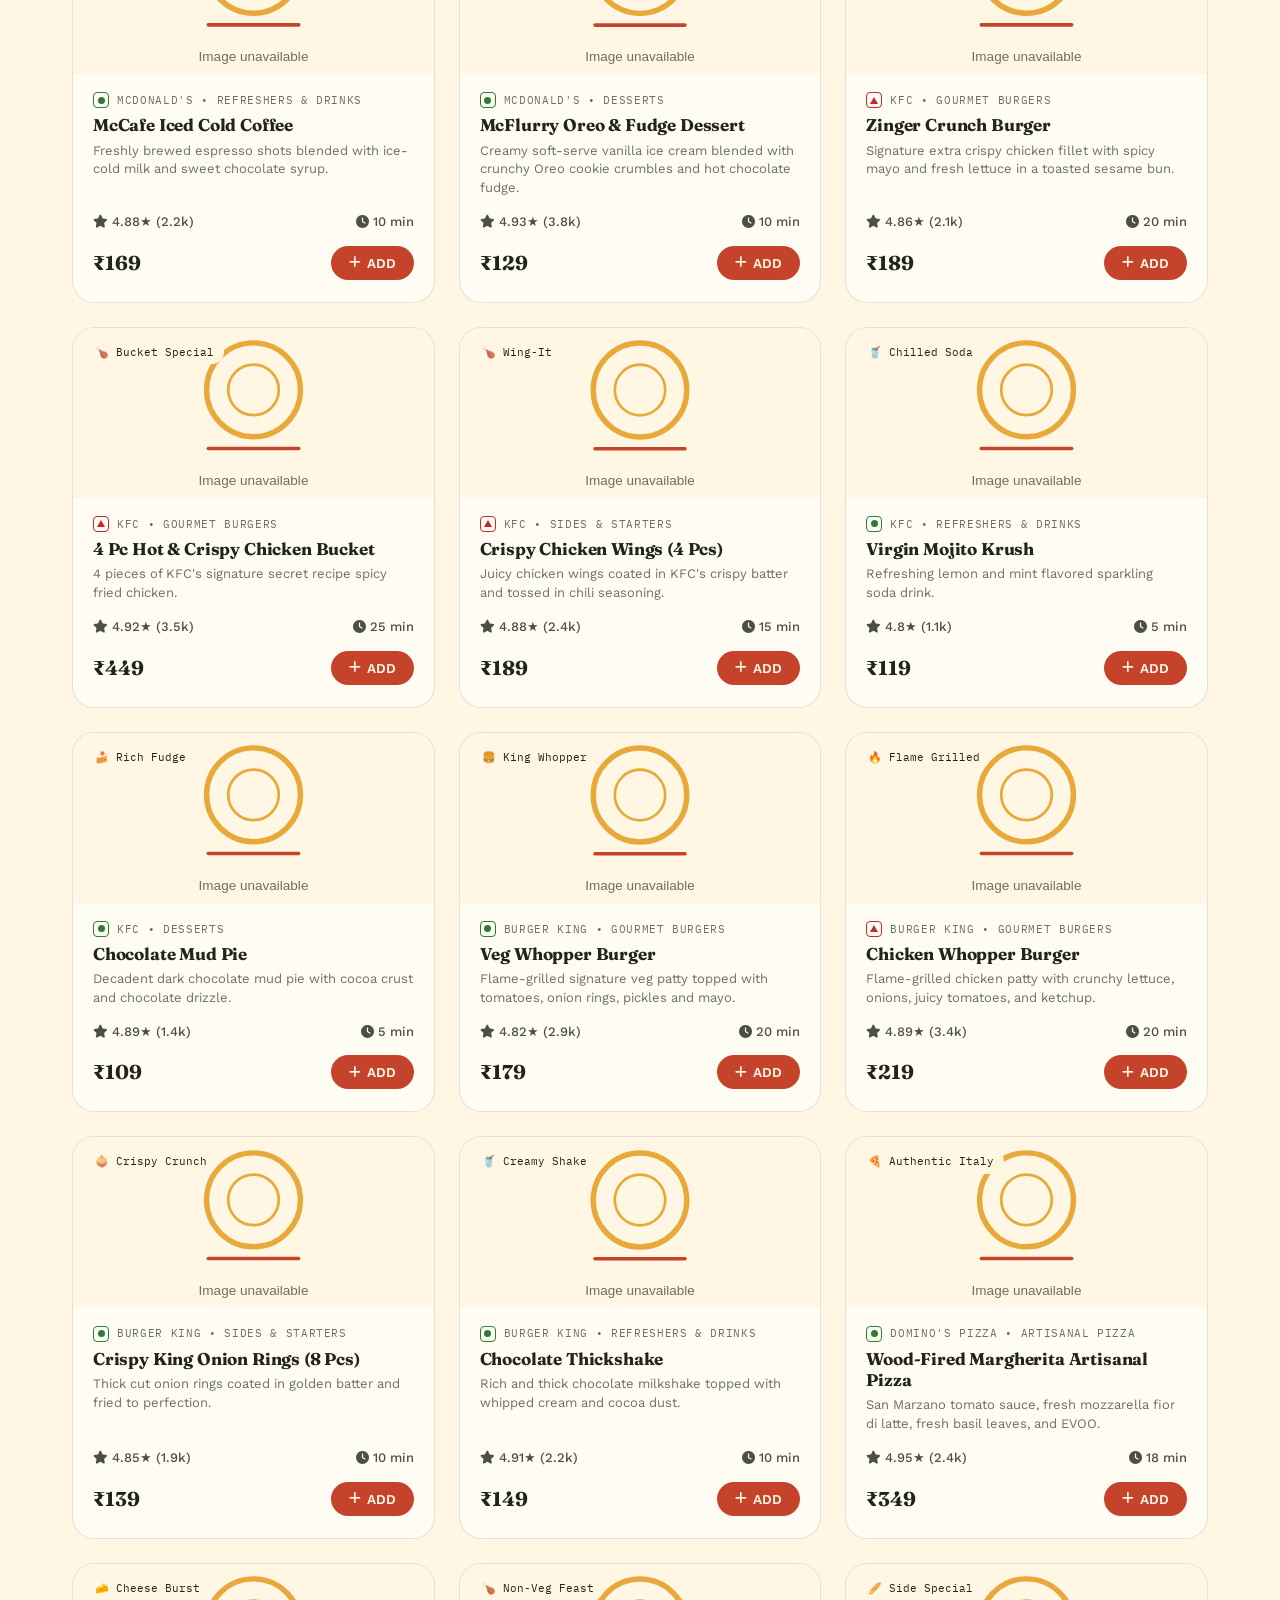
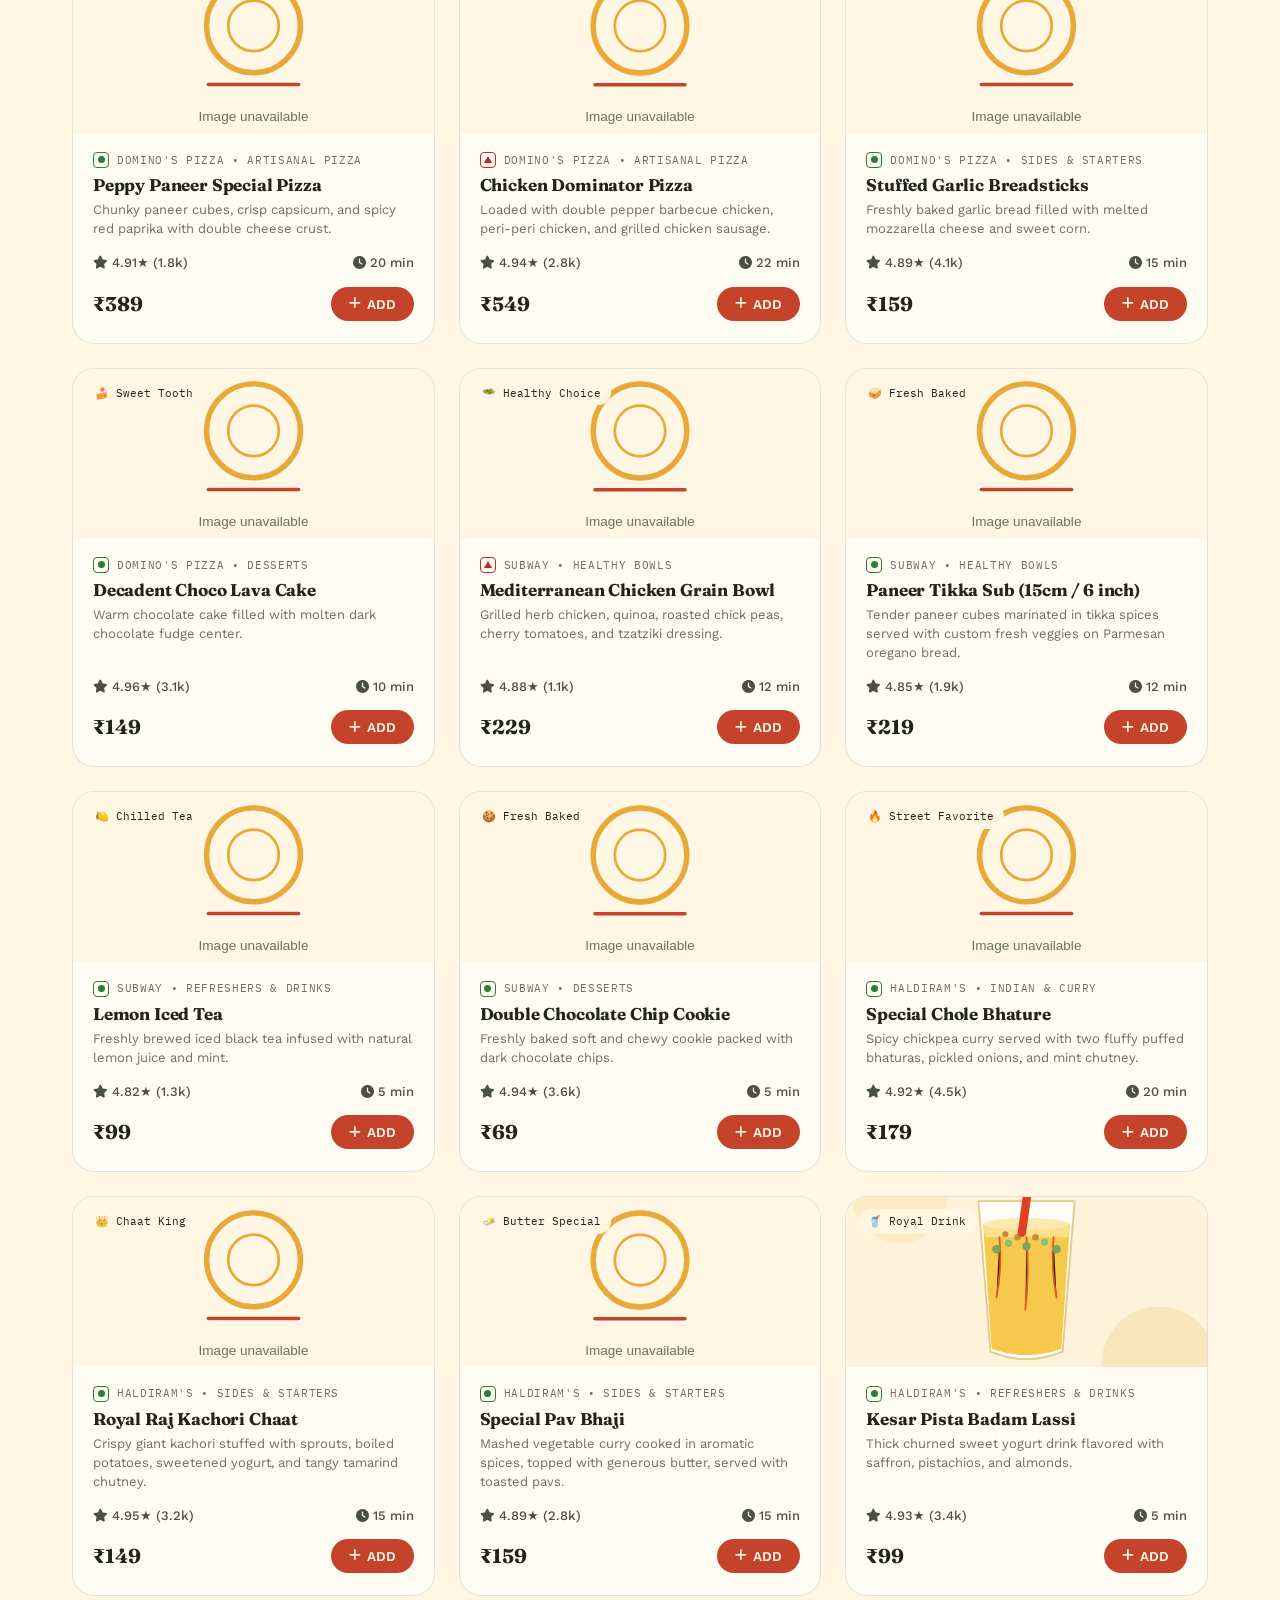
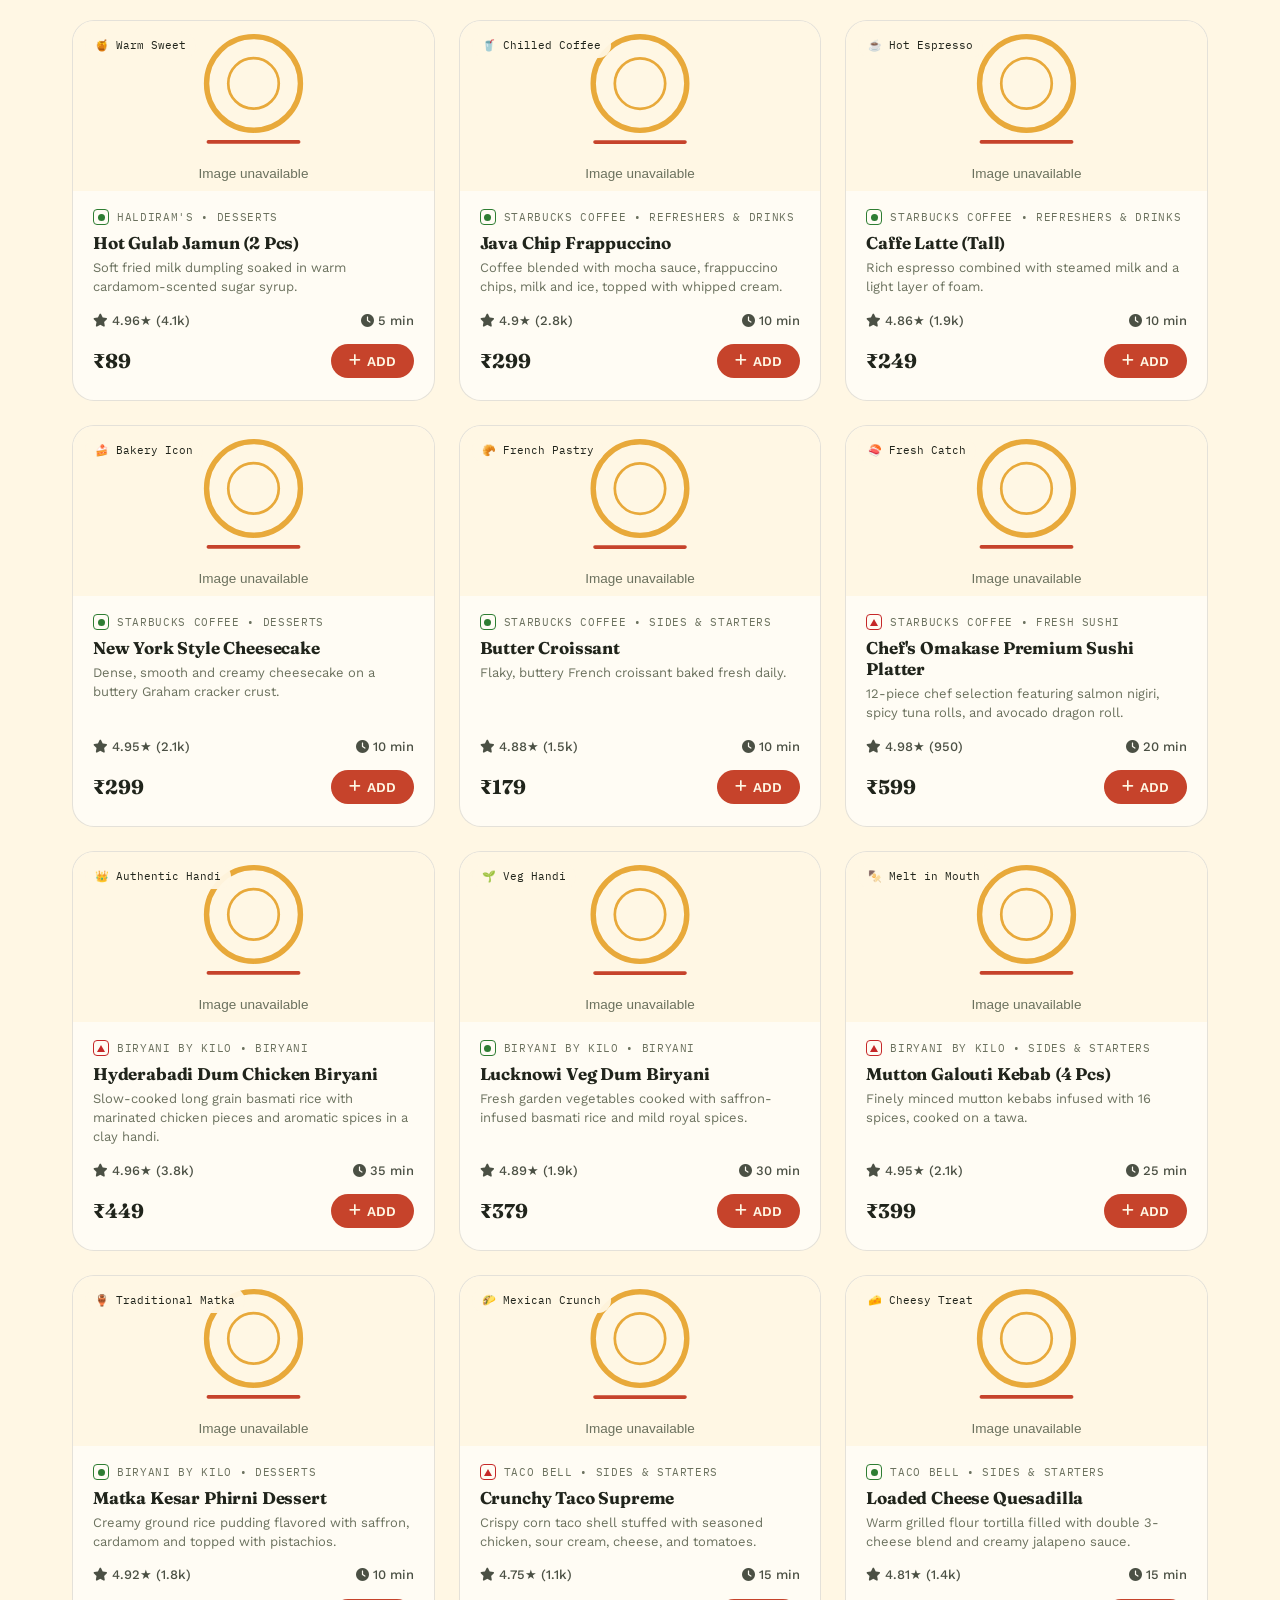
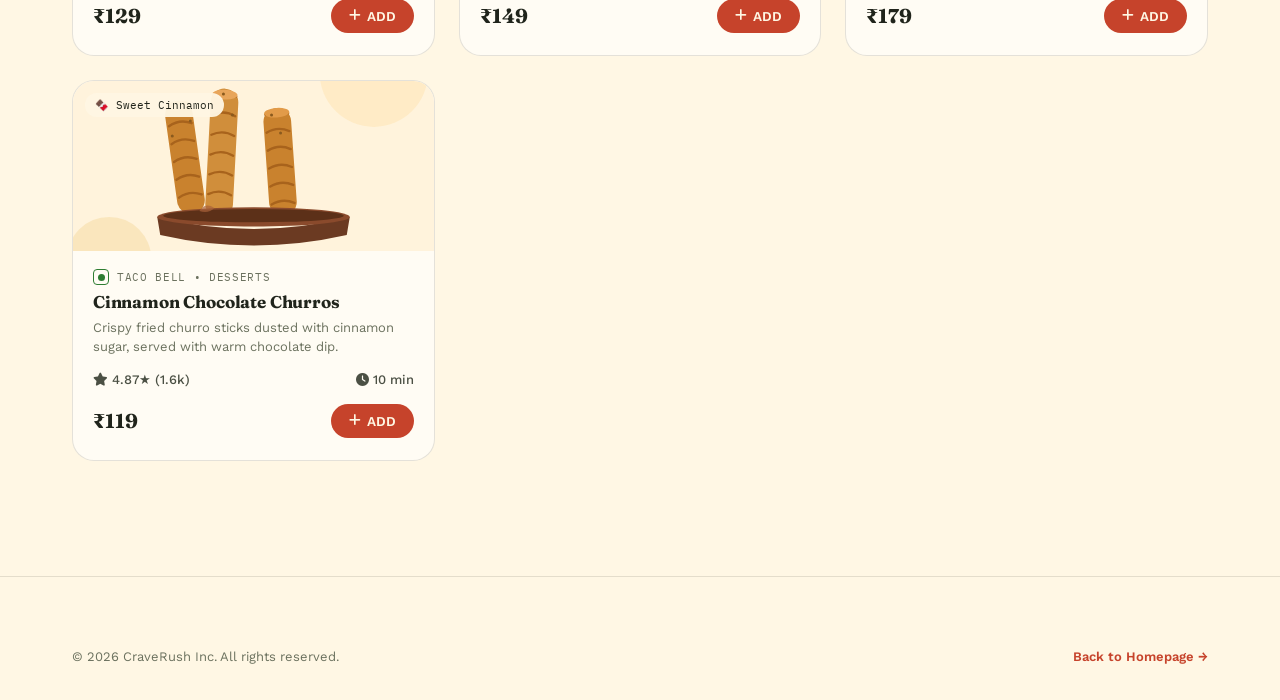
<file: checkout.html>
<!DOCTYPE html>
<html lang="en" class="is-loading">
<head>
  <meta charset="UTF-8">
  <meta name="viewport" content="width=device-width, initial-scale=1.0">
  <title>Secure Checkout — CraveRush Food Delivery</title>
  <meta name="description" content="Confirm your delivery address, choose a delivery speed and payment method to complete your CraveRush order.">

  <!-- Fonts & Icons -->
  <link rel="preconnect" href="https://fonts.googleapis.com">
  <link rel="preconnect" href="https://fonts.gstatic.com" crossorigin>
  <link href="https://fonts.googleapis.com/css2?family=Fraunces:ital,opsz,wght@0,9..144,400;0,9..144,600;0,9..144,700;1,9..144,500&family=Work+Sans:wght@400;500;600;700&family=IBM+Plex+Mono:wght@400;500;700&display=swap" rel="stylesheet">
  <link rel="stylesheet" href="https://cdnjs.cloudflare.com/ajax/libs/font-awesome/6.4.0/css/all.min.css">
  <link rel="stylesheet" href="style.css">
</head>
<body>

  <!-- PRELOADER -->
  <div id="loader">
    <div class="loader-inner">
      <div class="loader-mark">
        <span class="loader-ring"></span>
        <div class="loader-bag">🥡</div>
      </div>
      <div class="loader-word">CraveRush<span class="dot">.</span></div>
      <div class="loader-bar"><span></span></div>
      <p class="loader-caption">Preparing your checkout</p>
    </div>
  </div>

  <!-- NAVIGATION HEADER -->
  <header>
    <input type="checkbox" id="menu-toggle" style="display:none;">
    <nav>
      <a href="index.html" class="logo">CraveRush<span class="dot">.</span></a>

      <div class="location-picker" onclick="openModal('location-modal')">
        <i class="fa-solid fa-location-dot"></i>
        <span id="current-location-text">Sector 17, Chandigarh</span>
        <i class="fa-solid fa-chevron-down" style="font-size:10px; color:var(--muted-4);"></i>
      </div>

      <ul class="nav-links">
        <li><a href="index.html">Home</a></li>
        <li><a href="restaurants.html">Restaurants</a></li>
        <li><a href="menu.html">Food Items</a></li>
        <li><a href="orders.html">Orders</a></li>
        <li><a href="about.html">About Us</a></li>
        <li><a href="reviews.html">Reviews</a></li>
      </ul>

      <div class="nav-cta">
        <input type="checkbox" id="theme-toggle" class="theme-toggle-input">
        <script>document.getElementById("theme-toggle").checked = localStorage.getItem("craverush_theme") === "dark";</script>
        <label for="theme-toggle" class="theme-toggle" aria-label="Toggle dark mode">
          <i class="fa-solid fa-sun theme-icon theme-icon-sun"></i>
          <i class="fa-solid fa-moon theme-icon theme-icon-moon"></i>
          <span class="theme-toggle-knob"></span>
        </label>

        <span id="cart-badge" class="cart-count-pill" aria-label="Items in your bag">0</span>

        <a href="menu.html" class="btn btn-solid btn-sm">Add Items</a>

        <label for="menu-toggle" class="burger" aria-label="Open navigation menu">
          <i class="fa-solid fa-bars"></i>
        </label>
      </div>
    </nav>
  </header>

  <!-- CHECKOUT CONTENT -->
  <form id="checkout-form" onsubmit="handlePlaceOrder(event)">
    <div class="checkout-wrap">

      <div class="checkout-header-bar">
        <p class="eyebrow">Almost there</p>
        <h1>Secure Checkout</h1>
      </div>

      <!-- 1. DELIVERY ADDRESS -->
      <div class="checkout-card">
        <div class="checkout-card-title"><i class="fa-solid fa-map-location-dot"></i> 1. Delivery Address</div>

        <div class="form-row">
          <div class="form-group">
            <label>Full Name *</label>
            <input type="text" id="co-fullname" class="form-control" placeholder="e.g. Michelle Sharma" required>
          </div>
          <div class="form-group">
            <label>Mobile Number *</label>
            <input type="tel" id="co-mobile" class="form-control" placeholder="e.g. 9876543210" maxlength="10" required>
          </div>
        </div>

        <div class="form-group">
          <label>House / Flat / Building *</label>
          <input type="text" id="co-house" class="form-control" placeholder="e.g. Flat 402, Block B, Silver Crest" required>
        </div>

        <div class="form-group">
          <label>Street / Area *</label>
          <input type="text" id="co-street" class="form-control" placeholder="e.g. Sector 17-C, Near Main Market" required>
        </div>

        <div class="form-row">
          <div class="form-group">
            <label>Landmark (Optional)</label>
            <input type="text" id="co-landmark" class="form-control" placeholder="e.g. Opposite State Bank">
          </div>
          <div class="form-group">
            <label>City *</label>
            <input type="text" id="co-city" class="form-control" placeholder="e.g. Chandigarh" required>
          </div>
        </div>

        <div class="form-row">
          <div class="form-group">
            <label>State *</label>
            <input type="text" id="co-state" class="form-control" placeholder="e.g. Punjab" required>
          </div>
          <div class="form-group">
            <label>Pincode *</label>
            <input type="text" id="co-pincode" class="form-control" placeholder="e.g. 160017" maxlength="6" required>
          </div>
        </div>

        <label class="checkbox-row">
          <input type="checkbox" id="co-save-address" checked>
          Save this address for future orders
        </label>
      </div>

      <!-- 2. DELIVERY SPEED -->
      <div class="checkout-card">
        <div class="checkout-card-title"><i class="fa-solid fa-truck-fast"></i> 2. Delivery Speed</div>

        <div class="option-grid">
          <label class="option-card">
            <input type="radio" name="delivery-speed" value="standard" checked>
            <span class="option-card-title"><i class="fa-solid fa-truck"></i> Standard Delivery</span>
            <span class="option-card-sub">Estimated Delivery: 25-35 mins</span>
            <span class="option-card-price">₹49</span>
          </label>
          <label class="option-card">
            <input type="radio" name="delivery-speed" value="express">
            <span class="option-card-title"><i class="fa-solid fa-bolt"></i> Express Delivery (20-Min Guarantee)</span>
            <span class="option-card-sub">Estimated Delivery: 15-20 mins</span>
            <span class="option-card-price">₹89</span>
          </label>
        </div>
      </div>

      <!-- 3. PAYMENT METHOD -->
      <div class="checkout-card">
        <div class="checkout-card-title"><i class="fa-solid fa-credit-card"></i> 3. Payment Method</div>

        <div class="option-grid cols-3">
          <label class="option-card">
            <input type="radio" name="payment-method" value="cod" checked>
            <span class="option-card-title"><i class="fa-solid fa-money-bill-wave"></i> Cash on Delivery</span>
            <span class="option-card-sub">Pay in cash or scan QR code on delivery</span>
          </label>
          <label class="option-card">
            <input type="radio" name="payment-method" value="upi">
            <span class="option-card-title"><i class="fa-solid fa-mobile-screen-button"></i> UPI / Net Banking</span>
            <span class="option-card-sub">Pay instantly using GPay, PhonePe, or BHIM</span>
          </label>
          <label class="option-card">
            <input type="radio" name="payment-method" value="card">
            <span class="option-card-title"><i class="fa-regular fa-credit-card"></i> Credit / Debit Card</span>
            <span class="option-card-sub">Visa, Mastercard, RuPay &amp; Amex accepted</span>
          </label>
        </div>
      </div>

      <!-- ORDER SUMMARY -->
      <div class="checkout-card">
        <div class="checkout-card-title"><i class="fa-solid fa-receipt"></i> Order Summary</div>

        <span class="checkout-restaurant-tag">Ordering From</span>
        <h4 class="checkout-restaurant-name" id="checkout-restaurant-name">—</h4>

        <div id="checkout-items"><!-- Rendered dynamically by JS --></div>

        <div style="margin-top:18px;">
          <div class="bill-row">
            <span>Subtotal</span>
            <span id="co-subtotal">₹0</span>
          </div>
          <div class="bill-row discount" id="co-discount-row" style="display:none;">
            <span>Promo Discount</span>
            <span id="co-discount">-₹0</span>
          </div>
          <div class="bill-row">
            <span>Delivery Fee</span>
            <span id="co-delivery-fee">₹0</span>
          </div>
          <div class="bill-row">
            <span>Platform Fee</span>
            <span id="co-platform-fee">₹0</span>
          </div>
          <div class="bill-row">
            <span>Taxes &amp; GST (5%)</span>
            <span id="co-taxes">₹0</span>
          </div>
          <div class="bill-row total">
            <span>Total to Pay</span>
            <span id="co-total">₹0</span>
          </div>
        </div>

        <button type="submit" class="checkout-btn">
          <span>Place Order &amp; Pay</span>
          <i class="fa-solid fa-lock"></i>
        </button>
      </div>

    </div>
  </form>

  <!-- FOOTER -->
  <footer>
    <div class="wrap">
      <div class="footer-bottom">
        <span>© 2026 CraveRush Inc. All rights reserved.</span>
        <a href="index.html" style="color:var(--chili); font-weight:600;">Back to Homepage →</a>
      </div>
    </div>
  </footer>

  <!-- CART DRAWER (kept in DOM so shared cart logic in app.js works, not opened on this page) -->
  <div id="cart-drawer-overlay" class="cart-drawer-overlay"></div>
  <aside id="cart-drawer" class="cart-drawer">
    <div class="cart-header">
      <h3>Your Food Bag</h3>
      <button id="close-cart-btn" class="close-btn" aria-label="Close cart"><i class="fa-solid fa-xmark"></i></button>
    </div>
    <div class="cart-body">
      <div id="cart-empty-state" class="cart-empty-state">
        <i class="fa-solid fa-bag-shopping"></i>
        <h4>Your bag is empty</h4>
        <p style="font-size:13.5px; margin-top:6px;">Add delicious dishes from the menu to satisfy your cravings.</p>
      </div>
      <button type="button" id="cart-clear-btn" class="cart-clear-btn" style="display:none;" onclick="clearCart()"><i class="fa-regular fa-trash-can"></i> Clear bag</button>
      <div id="cart-items-container"></div>
      <div id="coupon-applied-tag" class="coupon-applied-tag" style="display:none;"></div>
      <div class="coupon-box">
        <input type="text" id="coupon-code" placeholder="ENTER COUPON (CRAVE50)">
        <button class="coupon-btn" onclick="applyCoupon()">APPLY</button>
      </div>
    </div>
    <div class="cart-footer">
      <div class="bill-row">
        <span>Item Subtotal</span>
        <span id="cart-subtotal">₹0</span>
      </div>
      <div class="bill-row discount" id="cart-discount-row" style="display:none;">
        <span>Promo Discount</span>
        <span id="cart-discount">-₹0</span>
      </div>
      <div class="bill-row">
        <span>Delivery Fee</span>
        <span id="cart-delivery">FREE</span>
      </div>
      <div class="bill-row">
        <span>Taxes &amp; Govt Charges (5%)</span>
        <span id="cart-taxes">₹0</span>
      </div>
      <div class="bill-row total">
        <span>To Pay</span>
        <span id="cart-total">₹0</span>
      </div>
      <button class="checkout-btn" onclick="proceedToCheckout()">
        <span>Proceed to Checkout</span>
        <i class="fa-solid fa-arrow-right"></i>
      </button>
    </div>
  </aside>

  <!-- AUTH MODAL -->
  <div id="auth-modal" class="modal-overlay">
    <div class="modal-content">
      <div class="modal-header">
        <h3>Welcome to CraveRush</h3>
        <button class="close-btn" onclick="closeModal('auth-modal')"><i class="fa-solid fa-xmark"></i></button>
      </div>
      <div class="modal-body">
        <div id="account-view" class="account-view" style="display:none;">
          <div class="account-view-header">
            <div class="account-avatar-lg" id="account-avatar-lg">U</div>
            <div>
              <h4 id="account-name">Account</h4>
              <p class="account-email" id="account-email">—</p>
            </div>
          </div>

          <div class="account-tabs">
            <div class="account-tab active" data-tab="profile" onclick="switchAccountTab('profile')"><i class="fa-regular fa-id-card"></i> Profile</div>
            <div class="account-tab" data-tab="addresses" onclick="switchAccountTab('addresses')"><i class="fa-solid fa-location-dot"></i> Addresses</div>
            <div class="account-tab" data-tab="wallet" onclick="switchAccountTab('wallet')"><i class="fa-solid fa-wallet"></i> Wallet</div>
          </div>

          <div id="account-tab-profile" class="account-tab-panel"></div>
          <div id="account-tab-addresses" class="account-tab-panel" style="display:none;"></div>
          <div id="account-tab-wallet" class="account-tab-panel" style="display:none;"></div>

          <button type="button" class="logout-btn" onclick="logoutUser()">
            <i class="fa-solid fa-right-from-bracket"></i> Log Out
          </button>
        </div>

        <div id="auth-forms-wrap">
          <div class="auth-tabs">
            <div class="auth-tab active" onclick="switchAuthTab('signin')">Sign In</div>
            <div class="auth-tab" onclick="switchAuthTab('signup')">Sign Up</div>
          </div>

          <form id="signin-form" onsubmit="handleSignIn(event)">
            <div class="form-group">
              <label>Email Address or Mobile Number</label>
              <input type="text" id="signin-email" class="form-control" placeholder="name@domain.com or +91..." required>
            </div>
            <div class="form-group">
              <label>Password</label>
              <input type="password" class="form-control" placeholder="••••••••" required>
            </div>
            <button type="submit" class="btn btn-solid" style="width:100%; margin-top:10px;">Sign In &amp; Order</button>
          </form>

          <form id="signup-form" onsubmit="handleSignUp(event)" style="display:none;">
            <div class="form-group">
              <label>Full Name</label>
              <input type="text" id="signup-name" class="form-control" placeholder="e.g. Michelle Sharma" required>
            </div>
            <div class="form-group">
              <label>Email Address</label>
              <input type="email" id="signup-email" class="form-control" placeholder="name@domain.com" required>
            </div>
            <div class="form-group">
              <label>Mobile Number</label>
              <input type="tel" id="signup-phone" class="form-control" placeholder="+91 98765 43210" required>
            </div>
            <div class="form-group">
              <label>Password</label>
              <input type="password" class="form-control" placeholder="Create strong password" required>
            </div>
            <button type="submit" class="btn btn-solid" style="width:100%; margin-top:10px;">Create Account</button>
          </form>
        </div>
      </div>
    </div>
  </div>

  <!-- LOCATION SELECTOR MODAL -->
  <div id="location-modal" class="modal-overlay">
    <div class="modal-content" style="max-width:500px;">
      <div class="modal-header">
        <h3>Select Delivery Location</h3>
        <button class="close-btn" onclick="closeModal('location-modal')"><i class="fa-solid fa-xmark"></i></button>
      </div>
      <div class="modal-body">
        <div class="form-group">
          <label>Type Your Address / Sector</label>
          <input type="text" id="custom-location-input" class="form-control" placeholder="Enter landmark, sector, or city...">
        </div>
        <button class="btn btn-solid" style="width:100%; margin-bottom:20px;" onclick="selectCustomLocation()">Set Delivery Location</button>

        <label style="font-size:13px; font-weight:600; color:var(--muted-3); display:block; margin-bottom:10px;">POPULAR CITIES &amp; SECTORS</label>
        <div style="display:flex; flex-direction:column; gap:8px;">
          <div class="dropdown-item" onclick="setLocation('Sector 17, Chandigarh')"><i class="fa-solid fa-location-dot" style="color:var(--chili);"></i> Sector 17, Chandigarh</div>
          <div class="dropdown-item" onclick="setLocation('Connaught Place, New Delhi')"><i class="fa-solid fa-location-dot" style="color:var(--chili);"></i> Connaught Place, New Delhi</div>
          <div class="dropdown-item" onclick="setLocation('Bandra West, Mumbai')"><i class="fa-solid fa-location-dot" style="color:var(--chili);"></i> Bandra West, Mumbai</div>
          <div class="dropdown-item" onclick="setLocation('Indiranagar, Bengaluru')"><i class="fa-solid fa-location-dot" style="color:var(--chili);"></i> Indiranagar, Bengaluru</div>
          <div class="dropdown-item" onclick="setLocation('Cyber City, Gurugram')"><i class="fa-solid fa-location-dot" style="color:var(--chili);"></i> Cyber City, Gurugram</div>
        </div>
      </div>
    </div>
  </div>

  <!-- LIVE ORDER TRACKING MODAL -->
  <div id="tracking-modal" class="modal-overlay">
    <div class="modal-content" id="tracking-modal-content"></div>
  </div>

  <!-- TOAST NOTIFICATION CONTAINER -->
  <div id="toast-container"></div>

  <!-- Main JavaScript File -->
  <script src="app.js"></script>
  <script>
    document.addEventListener("DOMContentLoaded", initCheckoutPage);
  </script>
</body>
</html>
</file>
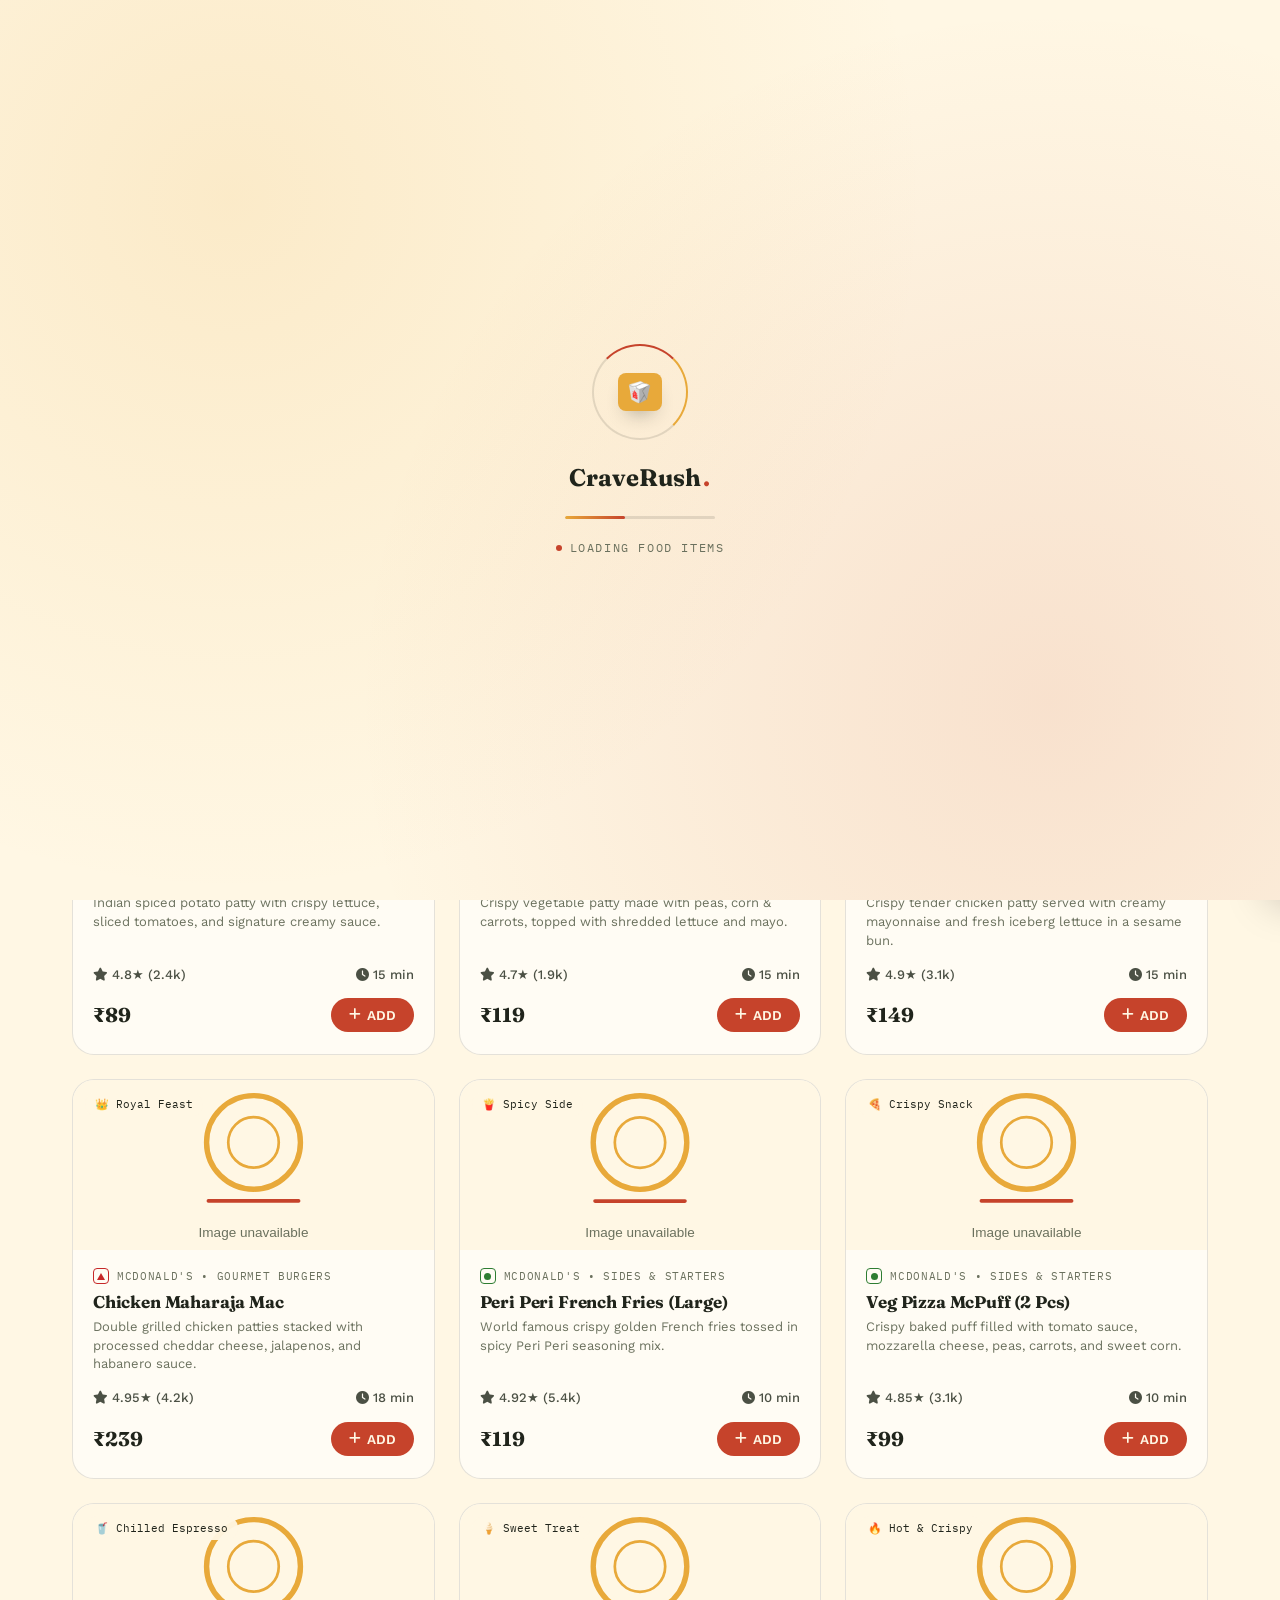
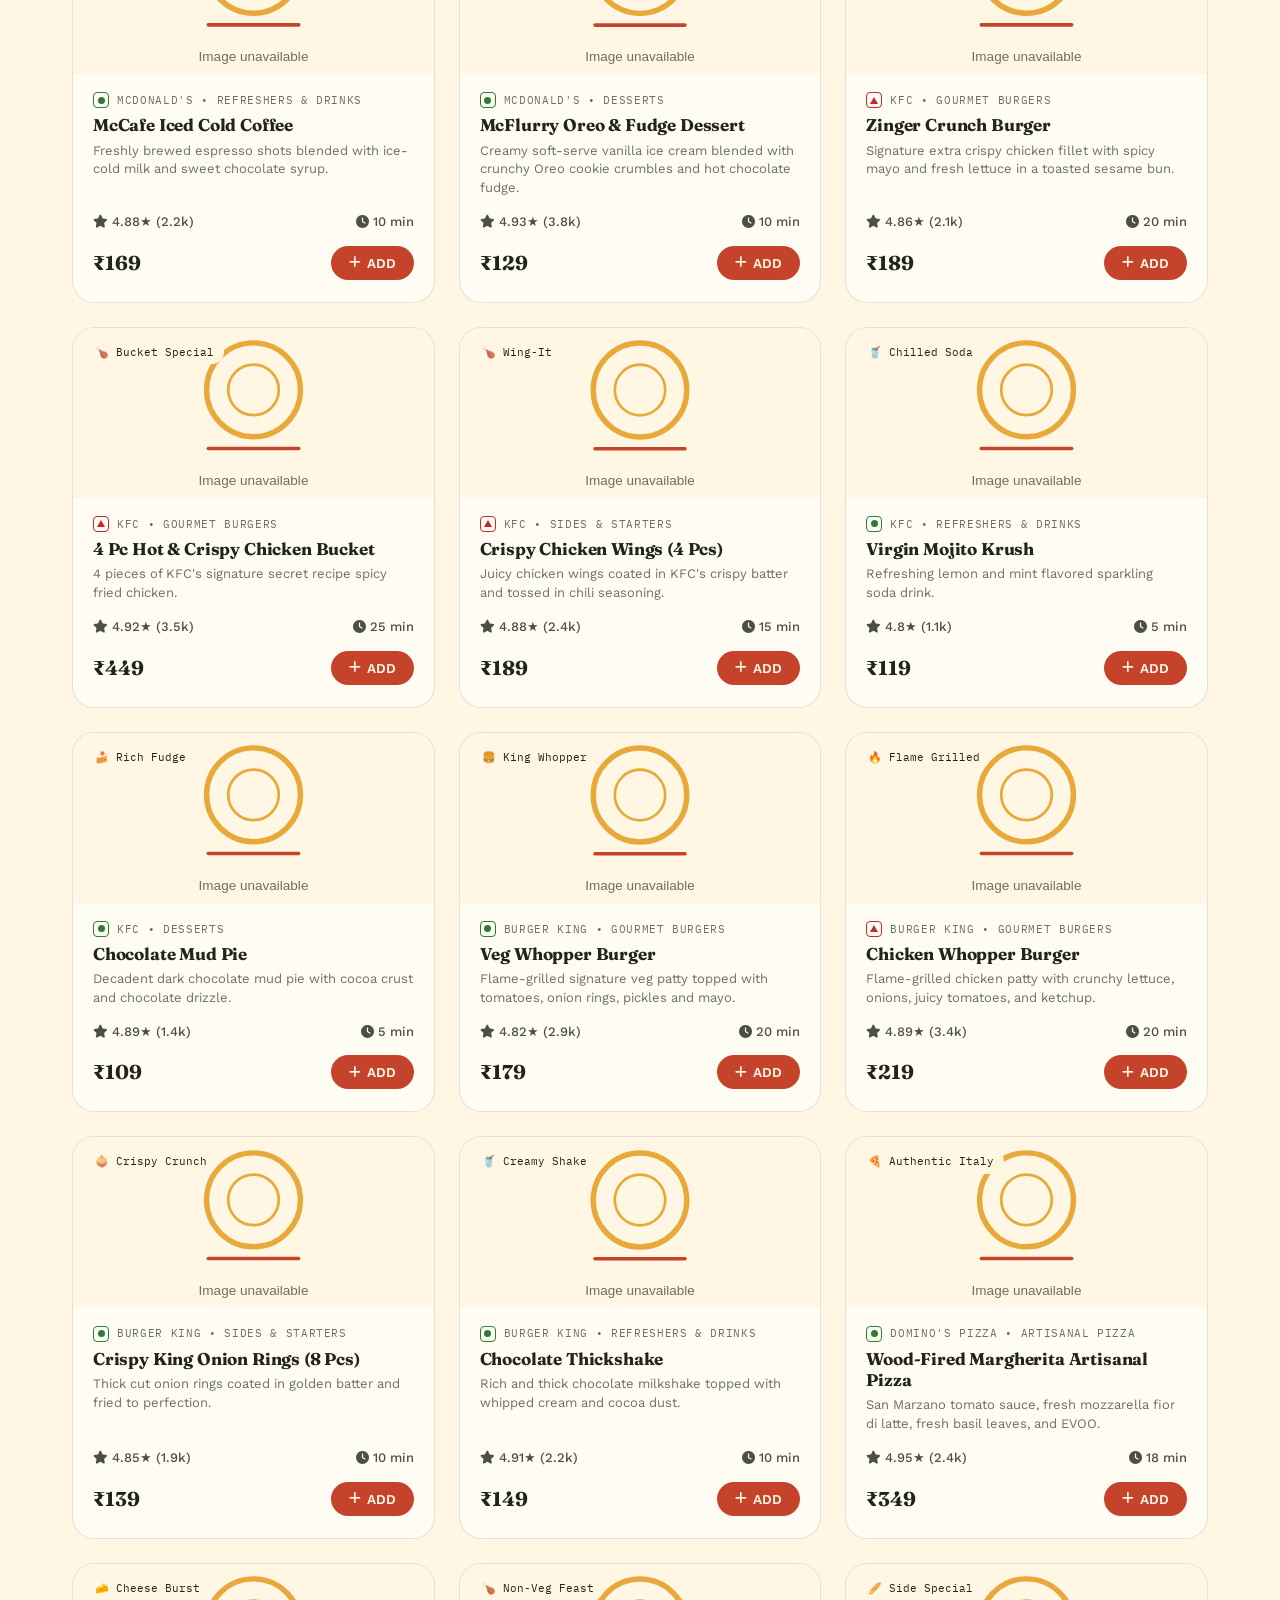
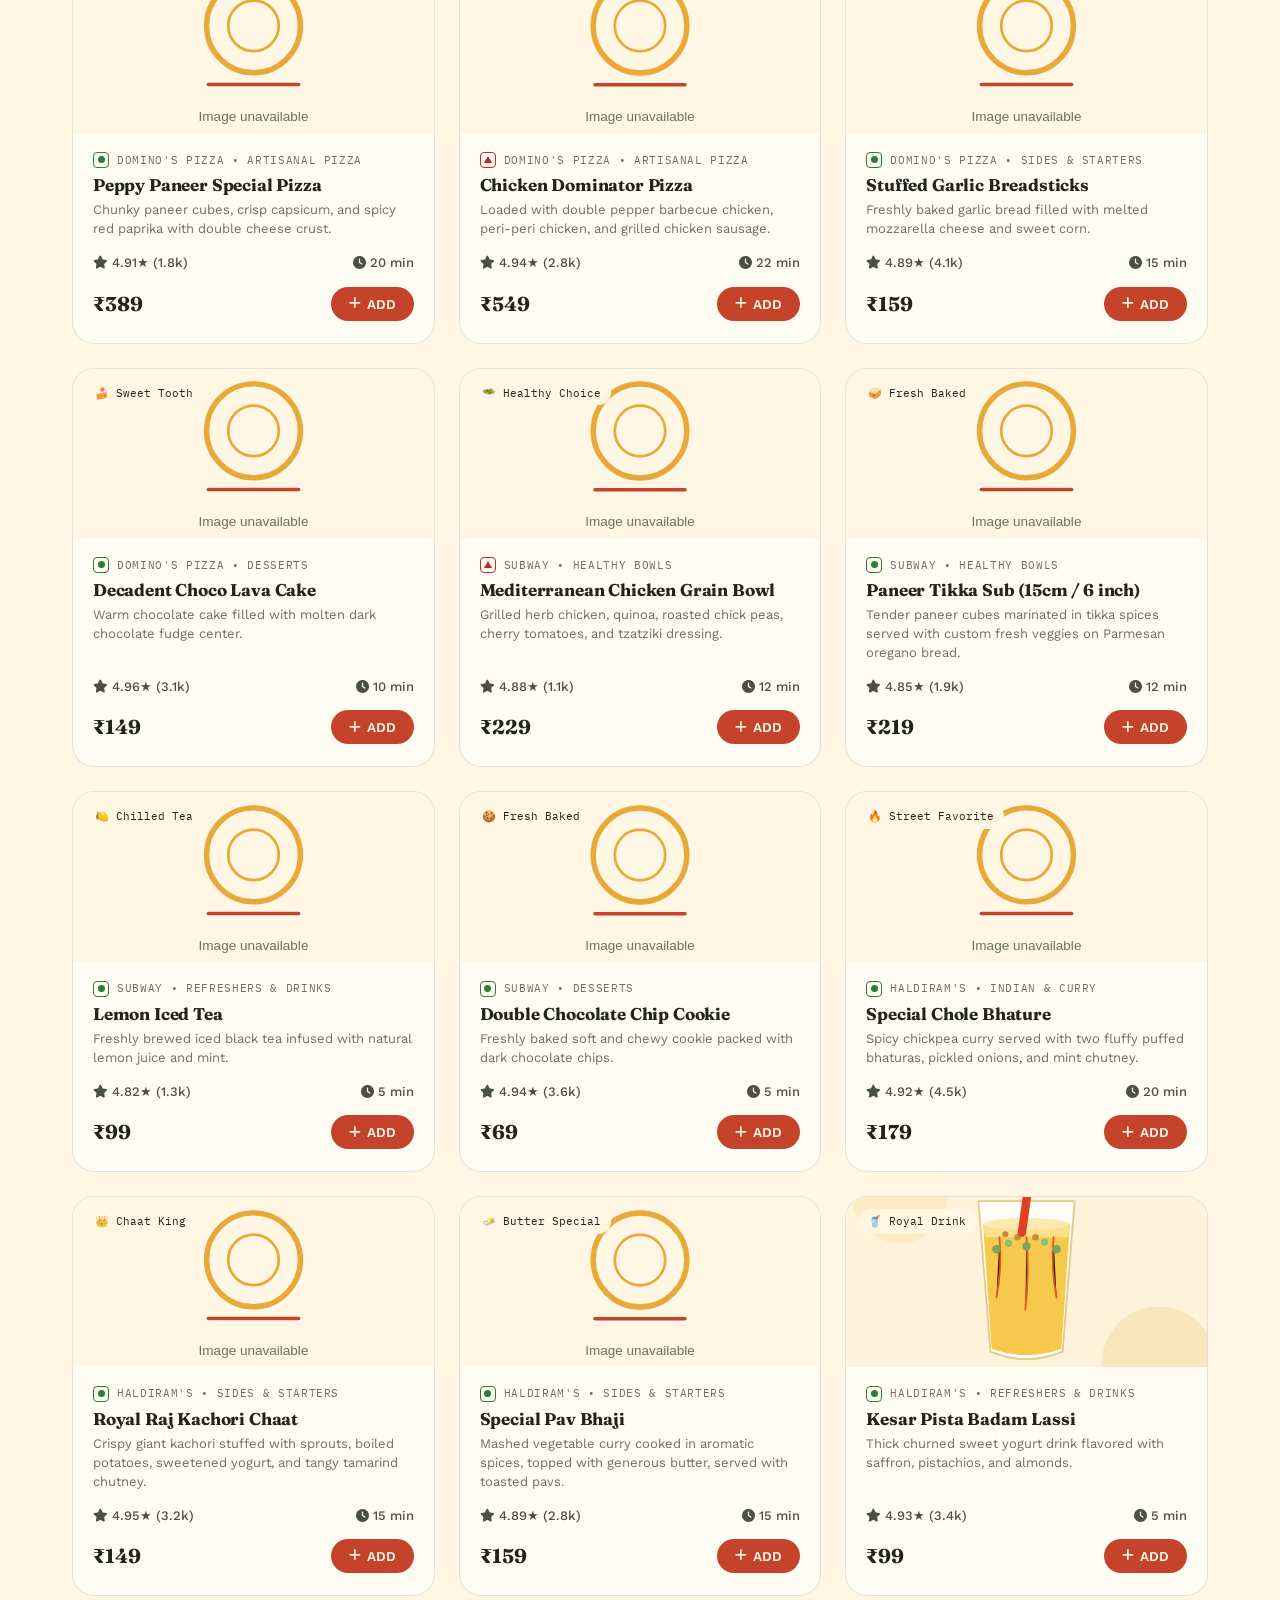
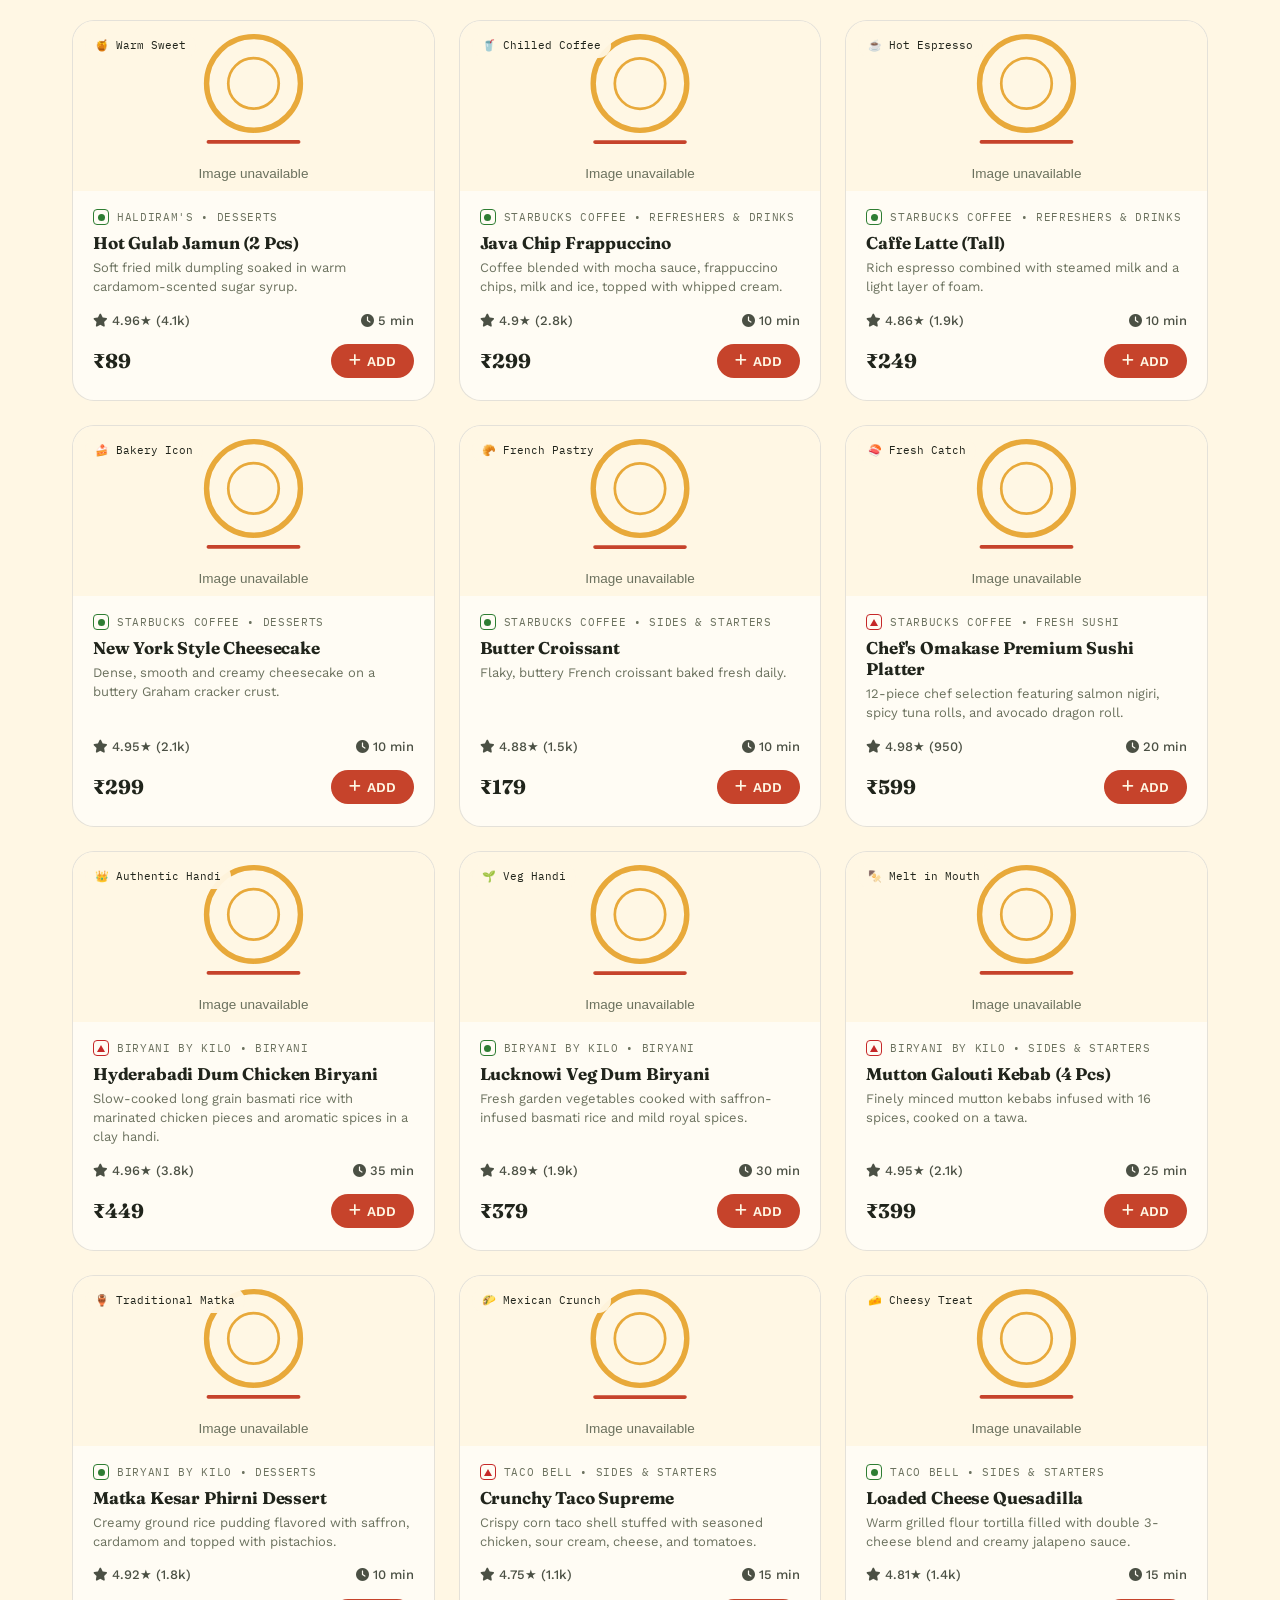
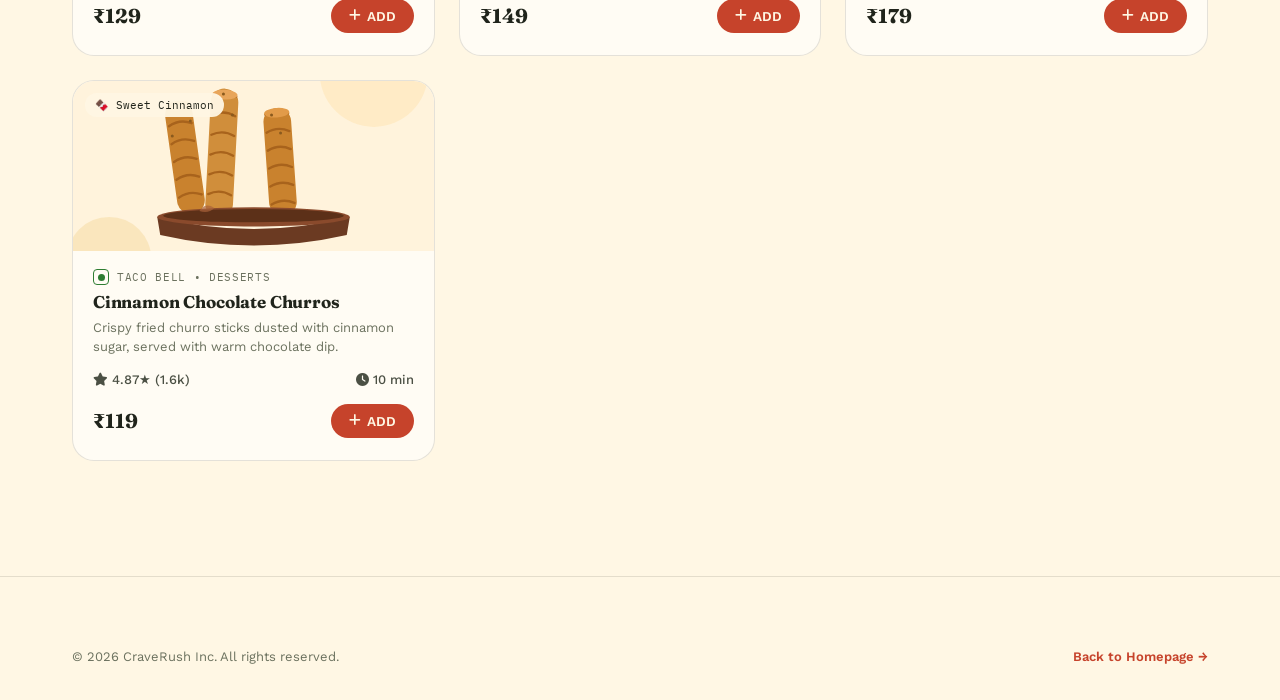
<file: menu.html>
<!DOCTYPE html>
<html lang="en" class="is-loading">
<head>
  <meta charset="UTF-8">
  <meta name="viewport" content="width=device-width, initial-scale=1.0">
  <title>Food Items — CraveRush Food Delivery</title>
  <meta name="description" content="Browse every dish, side, beverage, and dessert on CraveRush — filter by cuisine, category, and veg/non-veg.">
  
  <!-- Fonts & Icons -->
  <link rel="preconnect" href="https://fonts.googleapis.com">
  <link rel="preconnect" href="https://fonts.gstatic.com" crossorigin>
  <link href="https://fonts.googleapis.com/css2?family=Fraunces:ital,opsz,wght@0,9..144,400;0,9..144,600;0,9..144,700;1,9..144,500&family=Work+Sans:wght@400;500;600;700&family=IBM+Plex+Mono:wght@400;500;700&display=swap" rel="stylesheet">
  <link rel="stylesheet" href="https://cdnjs.cloudflare.com/ajax/libs/font-awesome/6.4.0/css/all.min.css">
  <link rel="stylesheet" href="style.css">
</head>
<body>

  <!-- PRELOADER -->
  <div id="loader">
    <div class="loader-inner">
      <div class="loader-mark">
        <span class="loader-ring"></span>
        <div class="loader-bag">🥡</div>
      </div>
      <div class="loader-word">CraveRush<span class="dot">.</span></div>
      <div class="loader-bar"><span></span></div>
      <p class="loader-caption">Loading food items</p>
    </div>
  </div>

  <!-- NAVIGATION HEADER -->
  <header>
    <input type="checkbox" id="menu-toggle" style="display:none;">
    <nav>
      <a href="index.html" class="logo">CraveRush<span class="dot">.</span></a>
      
      <div class="location-picker" onclick="openModal('location-modal')">
        <i class="fa-solid fa-location-dot"></i>
        <span id="current-location-text">Sector 17, Chandigarh</span>
        <i class="fa-solid fa-chevron-down" style="font-size:10px; color:var(--muted-4);"></i>
      </div>

      <div class="nav-search" id="nav-search">
        <button type="button" class="nav-search-toggle" id="nav-search-toggle" aria-label="Search">
          <i class="fa-solid fa-magnifying-glass"></i>
        </button>
        <div class="nav-search-panel" id="nav-search-panel">
          <i class="fa-solid fa-magnifying-glass"></i>
          <input type="text" id="global-search" placeholder="Search dishes, burgers, pizza, drinks..." autocomplete="off">
          <div id="search-results-dropdown" class="search-results-dropdown"></div>
        </div>
      </div>

      <ul class="nav-links">
        <li><a href="index.html">Home</a></li>
        <li><a href="restaurants.html">Restaurants</a></li>
        <li><a href="menu.html" class="active">Food Items</a></li>
        <li><a href="orders.html">Orders</a></li>
        <li><a href="about.html">About Us</a></li>
        <li><a href="reviews.html">Reviews</a></li>
      </ul>

      <div class="nav-cta">
        <input type="checkbox" id="theme-toggle" class="theme-toggle-input">
        <script>document.getElementById("theme-toggle").checked = localStorage.getItem("craverush_theme") === "dark";</script>
        <label for="theme-toggle" class="theme-toggle" aria-label="Toggle dark mode">
          <i class="fa-solid fa-sun theme-icon theme-icon-sun"></i>
          <i class="fa-solid fa-moon theme-icon theme-icon-moon"></i>
          <span class="theme-toggle-knob"></span>
        </label>

        <button id="open-cart-btn" class="cart-btn" aria-label="Cart">
          <i class="fa-solid fa-bag-shopping"></i>
          <span id="cart-badge" class="cart-badge">0</span>
        </button>

        <div id="user-profile-container">
          <!-- Populated by JS -->
        </div>

        <label for="menu-toggle" class="burger" aria-label="Open navigation menu">
          <i class="fa-solid fa-bars"></i>
        </label>
      </div>
    </nav>
  </header>

  <!-- PAGE HERO -->
  <section class="section" style="padding:45px 0 20px;">
    <div class="wrap">
      <div class="about-hero" style="padding-bottom:10px;">
        <p class="eyebrow">Explore Full Catalog</p>
        <h1 style="font-size:42px; margin:12px 0;">All Food Items</h1>
        <p>1,000+ dishes, sides, drinks &amp; desserts from McDonald's, KFC, Burger King, Domino's, Subway, Haldiram's, Starbucks, Biryani By Kilo &amp; more. Looking for a specific kitchen instead? <a href="restaurants.html" style="color:var(--chili); font-weight:600;">Browse Restaurants →</a></p>
      </div>
    </div>
  </section>

  <!-- FULL DISH CATALOG -->
  <section class="section" id="menu" style="padding-top:20px;">
    <div class="wrap">
      <div class="section-head">
        <div>
          <p class="eyebrow">Full Food Catalog</p>
          <h2>All Popular Dishes, Sides, Drinks &amp; Desserts</h2>
        </div>
      </div>

      <!-- Filter Bar -->
      <div style="display:flex; justify-content:space-between; align-items:center; flex-wrap:wrap; gap:16px; margin-bottom:24px;">
        <div class="category-bar" style="margin-bottom:0;">
          <span class="cat-pill active" data-cat="All items">All items</span>
          <span class="cat-pill" data-cat="Gourmet Burgers">Burgers</span>
          <span class="cat-pill" data-cat="Artisanal Pizza">Pizza</span>
          <span class="cat-pill" data-cat="Sides & Starters">🍟 Sides &amp; Starters</span>
          <span class="cat-pill" data-cat="Refreshers & Drinks">🥤 Drinks &amp; Shakes</span>
          <span class="cat-pill" data-cat="Desserts">🍰 Desserts &amp; Sweets</span>
          <span class="cat-pill" data-cat="Fresh Sushi">Fresh Sushi</span>
          <span class="cat-pill" data-cat="Healthy Bowls">Healthy Bowls</span>
          <span class="cat-pill" data-cat="Indian & Curry">Indian &amp; Curry</span>
          <span class="cat-pill" data-cat="Biryani">Biryani</span>
        </div>

        <div style="display:flex; align-items:center; gap:10px;">
          <label style="font-size:13px; font-weight:600; color:var(--muted-1);">Diet Filter:</label>
          <select id="veg-toggle" class="form-control" style="width:auto; padding:6px 14px; border-radius:100px; font-size:13px;">
            <option value="all">All Items</option>
            <option value="veg">🟢 Veg Only</option>
            <option value="nonveg">🔴 Non-Veg Only</option>
          </select>
        </div>
      </div>

      <div class="dish-grid" id="dish-container">
        <!-- Rendered dynamically by JS -->
      </div>
    </div>
  </section>

  <!-- FOOTER -->
  <footer>
    <div class="wrap">
      <div class="footer-bottom">
        <span>© 2026 CraveRush Inc. All rights reserved.</span>
        <a href="index.html" style="color:var(--chili); font-weight:600;">Back to Homepage →</a>
      </div>
    </div>
  </footer>

  <!-- CART DRAWER (SLIDE-OVER PANEL) -->
  <div id="cart-drawer-overlay" class="cart-drawer-overlay"></div>
  <aside id="cart-drawer" class="cart-drawer">
    <div class="cart-header">
      <h3>Your Food Bag</h3>
      <button id="close-cart-btn" class="close-btn" aria-label="Close cart"><i class="fa-solid fa-xmark"></i></button>
    </div>

    <div class="cart-body">
      <div id="cart-empty-state" class="cart-empty-state">
        <i class="fa-solid fa-bag-shopping"></i>
        <h4>Your bag is empty</h4>
        <p style="font-size:13.5px; margin-top:6px;">Add delicious dishes from the menu to satisfy your cravings.</p>
      </div>

      <button type="button" id="cart-clear-btn" class="cart-clear-btn" style="display:none;" onclick="clearCart()"><i class="fa-regular fa-trash-can"></i> Clear bag</button>
      <div id="cart-items-container">
        <!-- Rendered dynamically by JS -->
      </div>

      <div id="coupon-applied-tag" class="coupon-applied-tag" style="display:none;"></div>
      <div class="coupon-box">
        <input type="text" id="coupon-code" placeholder="ENTER COUPON (CRAVE50)">
        <button class="coupon-btn" onclick="applyCoupon()">APPLY</button>
      </div>
    </div>

    <div class="cart-footer">
      <div class="bill-row">
        <span>Item Subtotal</span>
        <span id="cart-subtotal">₹0</span>
      </div>
      <div class="bill-row discount" id="cart-discount-row" style="display:none;">
        <span>Promo Discount</span>
        <span id="cart-discount">-₹0</span>
      </div>
      <div class="bill-row">
        <span>Delivery Fee</span>
        <span id="cart-delivery">FREE</span>
      </div>
      <div class="bill-row">
        <span>Taxes &amp; Govt Charges (5%)</span>
        <span id="cart-taxes">₹0</span>
      </div>
      <div class="bill-row total">
        <span>To Pay</span>
        <span id="cart-total">₹0</span>
      </div>

      <button class="checkout-btn" onclick="proceedToCheckout()">
        <span>Proceed to Checkout</span>
        <i class="fa-solid fa-arrow-right"></i>
      </button>
    </div>
  </aside>

  <!-- AUTH MODAL -->
  <div id="auth-modal" class="modal-overlay">
    <div class="modal-content">
      <div class="modal-header">
        <h3>Welcome to CraveRush</h3>
        <button class="close-btn" onclick="closeModal('auth-modal')"><i class="fa-solid fa-xmark"></i></button>
      </div>
      <div class="modal-body">
        <!-- Shown when a user is already signed in -->
        <div id="account-view" class="account-view" style="display:none;">
          <div class="account-view-header">
            <div class="account-avatar-lg" id="account-avatar-lg">U</div>
            <div>
              <h4 id="account-name">Account</h4>
              <p class="account-email" id="account-email">—</p>
            </div>
          </div>

          <div class="account-tabs">
            <div class="account-tab active" data-tab="profile" onclick="switchAccountTab('profile')"><i class="fa-regular fa-id-card"></i> Profile</div>
            <div class="account-tab" data-tab="addresses" onclick="switchAccountTab('addresses')"><i class="fa-solid fa-location-dot"></i> Addresses</div>
            <div class="account-tab" data-tab="wallet" onclick="switchAccountTab('wallet')"><i class="fa-solid fa-wallet"></i> Wallet</div>
          </div>

          <div id="account-tab-profile" class="account-tab-panel"></div>
          <div id="account-tab-addresses" class="account-tab-panel" style="display:none;"></div>
          <div id="account-tab-wallet" class="account-tab-panel" style="display:none;"></div>

          <button type="button" class="logout-btn" onclick="logoutUser()">
            <i class="fa-solid fa-right-from-bracket"></i> Log Out
          </button>
        </div>

        <div id="auth-forms-wrap">
          <div class="auth-tabs">
            <div class="auth-tab active" onclick="switchAuthTab('signin')">Sign In</div>
            <div class="auth-tab" onclick="switchAuthTab('signup')">Sign Up</div>
          </div>

          <form id="signin-form" onsubmit="handleSignIn(event)">
            <div class="form-group">
              <label>Email Address or Mobile Number</label>
              <input type="text" id="signin-email" class="form-control" placeholder="name@domain.com or +91..." required>
            </div>
            <div class="form-group">
              <label>Password</label>
              <input type="password" class="form-control" placeholder="••••••••" required>
            </div>
            <button type="submit" class="btn btn-solid" style="width:100%; margin-top:10px;">Sign In &amp; Order</button>
          </form>

          <form id="signup-form" onsubmit="handleSignUp(event)" style="display:none;">
            <div class="form-group">
              <label>Full Name</label>
              <input type="text" id="signup-name" class="form-control" placeholder="e.g. Michelle Sharma" required>
            </div>
            <div class="form-group">
              <label>Email Address</label>
              <input type="email" id="signup-email" class="form-control" placeholder="name@domain.com" required>
            </div>
            <div class="form-group">
              <label>Mobile Number</label>
              <input type="tel" id="signup-phone" class="form-control" placeholder="+91 98765 43210" required>
            </div>
            <div class="form-group">
              <label>Password</label>
              <input type="password" class="form-control" placeholder="Create strong password" required>
            </div>
            <button type="submit" class="btn btn-solid" style="width:100%; margin-top:10px;">Create Account</button>
          </form>
        </div>
      </div>
    </div>
  </div>

  <!-- LOCATION SELECTOR MODAL -->
  <div id="location-modal" class="modal-overlay">
    <div class="modal-content" style="max-width:500px;">
      <div class="modal-header">
        <h3>Select Delivery Location</h3>
        <button class="close-btn" onclick="closeModal('location-modal')"><i class="fa-solid fa-xmark"></i></button>
      </div>
      <div class="modal-body">
        <div class="form-group">
          <label>Type Your Address / Sector</label>
          <input type="text" id="custom-location-input" class="form-control" placeholder="Enter landmark, sector, or city...">
        </div>
        <button class="btn btn-solid" style="width:100%; margin-bottom:20px;" onclick="selectCustomLocation()">Set Delivery Location</button>

        <label style="font-size:13px; font-weight:600; color:var(--muted-3); display:block; margin-bottom:10px;">POPULAR CITIES &amp; SECTORS</label>
        <div style="display:flex; flex-direction:column; gap:8px;">
          <div class="dropdown-item" onclick="setLocation('Sector 17, Chandigarh')"><i class="fa-solid fa-location-dot" style="color:var(--chili);"></i> Sector 17, Chandigarh</div>
          <div class="dropdown-item" onclick="setLocation('Connaught Place, New Delhi')"><i class="fa-solid fa-location-dot" style="color:var(--chili);"></i> Connaught Place, New Delhi</div>
          <div class="dropdown-item" onclick="setLocation('Bandra West, Mumbai')"><i class="fa-solid fa-location-dot" style="color:var(--chili);"></i> Bandra West, Mumbai</div>
          <div class="dropdown-item" onclick="setLocation('Indiranagar, Bengaluru')"><i class="fa-solid fa-location-dot" style="color:var(--chili);"></i> Indiranagar, Bengaluru</div>
          <div class="dropdown-item" onclick="setLocation('Cyber City, Gurugram')"><i class="fa-solid fa-location-dot" style="color:var(--chili);"></i> Cyber City, Gurugram</div>
        </div>
      </div>
    </div>
  </div>

  <!-- LIVE ORDER TRACKING MODAL -->
  <div id="tracking-modal" class="modal-overlay">
    <div class="modal-content" id="tracking-modal-content">
      <!-- Rendered dynamically by JS -->
    </div>
  </div>

  <!-- RESTAURANT MENU MODAL -->
  <div id="restaurant-menu-modal" class="modal-overlay">
    <div class="modal-content" id="restaurant-menu-content" style="max-width:680px;">
      <!-- Rendered dynamically by JS -->
    </div>
  </div>

  <!-- TOAST NOTIFICATION CONTAINER -->
  <div id="toast-container"></div>

  <!-- Main JavaScript File -->
  <script src="app.js"></script>
</body>
</html>
</file>
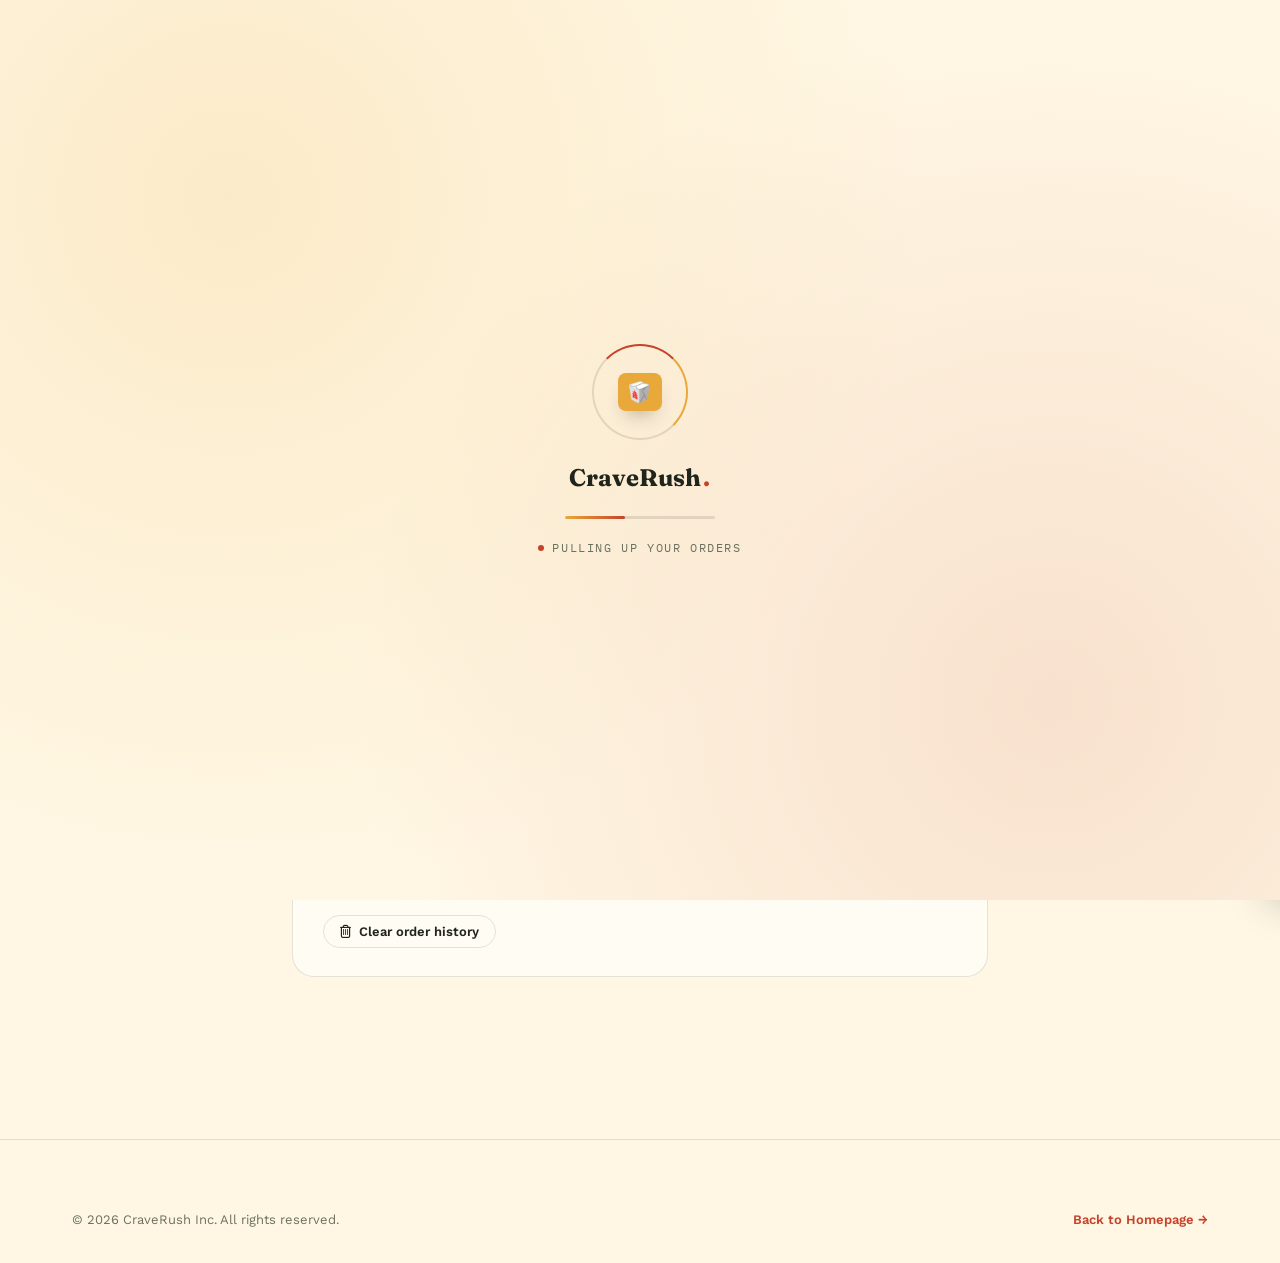
<file: orders.html>
<!DOCTYPE html>
<html lang="en" class="is-loading">
<head>
  <meta charset="UTF-8">
  <meta name="viewport" content="width=device-width, initial-scale=1.0">
  <title>My Orders — CraveRush Food Delivery</title>
  <meta name="description" content="Track your current CraveRush order live and browse your previous orders, all in one place.">

  <!-- Fonts & Icons -->
  <link rel="preconnect" href="https://fonts.googleapis.com">
  <link rel="preconnect" href="https://fonts.gstatic.com" crossorigin>
  <link href="https://fonts.googleapis.com/css2?family=Fraunces:ital,opsz,wght@0,9..144,400;0,9..144,600;0,9..144,700;1,9..144,500&family=Work+Sans:wght@400;500;600;700&family=IBM+Plex+Mono:wght@400;500;700&display=swap" rel="stylesheet">
  <link rel="stylesheet" href="https://cdnjs.cloudflare.com/ajax/libs/font-awesome/6.4.0/css/all.min.css">
  <link rel="stylesheet" href="style.css">
</head>
<body>

  <!-- PRELOADER -->
  <div id="loader">
    <div class="loader-inner">
      <div class="loader-mark">
        <span class="loader-ring"></span>
        <div class="loader-bag">🥡</div>
      </div>
      <div class="loader-word">CraveRush<span class="dot">.</span></div>
      <div class="loader-bar"><span></span></div>
      <p class="loader-caption">Pulling up your orders</p>
    </div>
  </div>

  <!-- NAVIGATION HEADER -->
  <header>
    <input type="checkbox" id="menu-toggle" style="display:none;">
    <nav>
      <a href="index.html" class="logo">CraveRush<span class="dot">.</span></a>

      <div class="location-picker" onclick="openModal('location-modal')">
        <i class="fa-solid fa-location-dot"></i>
        <span id="current-location-text">Sector 17, Chandigarh</span>
        <i class="fa-solid fa-chevron-down" style="font-size:10px; color:var(--muted-4);"></i>
      </div>

      <div class="nav-search" id="nav-search">
        <button type="button" class="nav-search-toggle" id="nav-search-toggle" aria-label="Search">
          <i class="fa-solid fa-magnifying-glass"></i>
        </button>
        <div class="nav-search-panel" id="nav-search-panel">
          <i class="fa-solid fa-magnifying-glass"></i>
          <input type="text" id="global-search" placeholder="Search dishes, burgers, pizza, drinks..." autocomplete="off">
          <div id="search-results-dropdown" class="search-results-dropdown"></div>
        </div>
      </div>

      <ul class="nav-links">
        <li><a href="index.html">Home</a></li>
        <li><a href="restaurants.html">Restaurants</a></li>
        <li><a href="menu.html">Food Items</a></li>
        <li><a href="orders.html" class="active">Orders</a></li>
        <li><a href="about.html">About Us</a></li>
        <li><a href="reviews.html">Reviews</a></li>
      </ul>

      <div class="nav-cta">
        <input type="checkbox" id="theme-toggle" class="theme-toggle-input">
        <script>document.getElementById("theme-toggle").checked = localStorage.getItem("craverush_theme") === "dark";</script>
        <label for="theme-toggle" class="theme-toggle" aria-label="Toggle dark mode">
          <i class="fa-solid fa-sun theme-icon theme-icon-sun"></i>
          <i class="fa-solid fa-moon theme-icon theme-icon-moon"></i>
          <span class="theme-toggle-knob"></span>
        </label>

        <button id="open-cart-btn" class="cart-btn" aria-label="Cart">
          <i class="fa-solid fa-bag-shopping"></i>
          <span id="cart-badge" class="cart-badge">0</span>
        </button>

        <div id="user-profile-container">
          <!-- Populated by JS -->
        </div>

        <a href="menu.html" class="btn btn-solid btn-sm">Order Now</a>

        <label for="menu-toggle" class="burger" aria-label="Open navigation menu">
          <i class="fa-solid fa-bars"></i>
        </label>
      </div>
    </nav>
  </header>

  <!-- ORDERS CONTENT -->
  <div id="orders-page-root">
    <div class="checkout-wrap">
      <div class="checkout-header-bar">
        <p class="eyebrow">Your food, tracked</p>
        <h1>My Orders</h1>
      </div>

      <!-- CURRENT ORDER -->
      <div class="checkout-card">
        <div class="checkout-card-title"><i class="fa-solid fa-bolt"></i> Current Order</div>
        <div id="current-order-container">
          <!-- Rendered dynamically by JS -->
        </div>
      </div>

      <!-- PREVIOUS ORDERS -->
      <div class="checkout-card">
        <div class="checkout-card-title"><i class="fa-solid fa-clock-rotate-left"></i> Previous Orders</div>
        <div id="order-history-container">
          <!-- Rendered dynamically by JS -->
        </div>
      </div>
    </div>
  </div>

  <!-- FOOTER -->
  <footer>
    <div class="wrap">
      <div class="footer-bottom">
        <span>© 2026 CraveRush Inc. All rights reserved.</span>
        <a href="index.html" style="color:var(--chili); font-weight:600;">Back to Homepage →</a>
      </div>
    </div>
  </footer>

  <!-- CART DRAWER (SLIDE-OVER PANEL) -->
  <div id="cart-drawer-overlay" class="cart-drawer-overlay"></div>
  <aside id="cart-drawer" class="cart-drawer">
    <div class="cart-header">
      <h3>Your Food Bag</h3>
      <button id="close-cart-btn" class="close-btn" aria-label="Close cart"><i class="fa-solid fa-xmark"></i></button>
    </div>

    <div class="cart-body">
      <div id="cart-empty-state" class="cart-empty-state">
        <i class="fa-solid fa-bag-shopping"></i>
        <h4>Your bag is empty</h4>
        <p style="font-size:13.5px; margin-top:6px;">Add delicious dishes from the menu to satisfy your cravings.</p>
      </div>

      <button type="button" id="cart-clear-btn" class="cart-clear-btn" style="display:none;" onclick="clearCart()"><i class="fa-regular fa-trash-can"></i> Clear bag</button>
      <div id="cart-items-container">
        <!-- Rendered dynamically by JS -->
      </div>

      <div id="coupon-applied-tag" class="coupon-applied-tag" style="display:none;"></div>
      <div class="coupon-box">
        <input type="text" id="coupon-code" placeholder="ENTER COUPON (CRAVE50)">
        <button class="coupon-btn" onclick="applyCoupon()">APPLY</button>
      </div>
    </div>

    <div class="cart-footer">
      <div class="bill-row">
        <span>Item Subtotal</span>
        <span id="cart-subtotal">₹0</span>
      </div>
      <div class="bill-row discount" id="cart-discount-row" style="display:none;">
        <span>Promo Discount</span>
        <span id="cart-discount">-₹0</span>
      </div>
      <div class="bill-row">
        <span>Delivery Fee</span>
        <span id="cart-delivery">FREE</span>
      </div>
      <div class="bill-row">
        <span>Taxes &amp; Govt Charges (5%)</span>
        <span id="cart-taxes">₹0</span>
      </div>
      <div class="bill-row total">
        <span>To Pay</span>
        <span id="cart-total">₹0</span>
      </div>

      <button class="checkout-btn" onclick="proceedToCheckout()">
        <span>Proceed to Checkout</span>
        <i class="fa-solid fa-arrow-right"></i>
      </button>
    </div>
  </aside>

  <!-- AUTH MODAL -->
  <div id="auth-modal" class="modal-overlay">
    <div class="modal-content">
      <div class="modal-header">
        <h3>Welcome to CraveRush</h3>
        <button class="close-btn" onclick="closeModal('auth-modal')"><i class="fa-solid fa-xmark"></i></button>
      </div>
      <div class="modal-body">
        <div id="account-view" class="account-view" style="display:none;">
          <div class="account-view-header">
            <div class="account-avatar-lg" id="account-avatar-lg">U</div>
            <div>
              <h4 id="account-name">Account</h4>
              <p class="account-email" id="account-email">—</p>
            </div>
          </div>

          <div class="account-tabs">
            <div class="account-tab active" data-tab="profile" onclick="switchAccountTab('profile')"><i class="fa-regular fa-id-card"></i> Profile</div>
            <div class="account-tab" data-tab="addresses" onclick="switchAccountTab('addresses')"><i class="fa-solid fa-location-dot"></i> Addresses</div>
            <div class="account-tab" data-tab="wallet" onclick="switchAccountTab('wallet')"><i class="fa-solid fa-wallet"></i> Wallet</div>
          </div>

          <div id="account-tab-profile" class="account-tab-panel"></div>
          <div id="account-tab-addresses" class="account-tab-panel" style="display:none;"></div>
          <div id="account-tab-wallet" class="account-tab-panel" style="display:none;"></div>

          <button type="button" class="logout-btn" onclick="logoutUser()">
            <i class="fa-solid fa-right-from-bracket"></i> Log Out
          </button>
        </div>

        <div id="auth-forms-wrap">
          <div class="auth-tabs">
            <div class="auth-tab active" onclick="switchAuthTab('signin')">Sign In</div>
            <div class="auth-tab" onclick="switchAuthTab('signup')">Sign Up</div>
          </div>

          <form id="signin-form" onsubmit="handleSignIn(event)">
            <div class="form-group">
              <label>Email Address or Mobile Number</label>
              <input type="text" id="signin-email" class="form-control" placeholder="name@domain.com or +91..." required>
            </div>
            <div class="form-group">
              <label>Password</label>
              <input type="password" class="form-control" placeholder="••••••••" required>
            </div>
            <button type="submit" class="btn btn-solid" style="width:100%; margin-top:10px;">Sign In &amp; Order</button>
          </form>

          <form id="signup-form" onsubmit="handleSignUp(event)" style="display:none;">
            <div class="form-group">
              <label>Full Name</label>
              <input type="text" id="signup-name" class="form-control" placeholder="e.g. Michelle Sharma" required>
            </div>
            <div class="form-group">
              <label>Email Address</label>
              <input type="email" id="signup-email" class="form-control" placeholder="name@domain.com" required>
            </div>
            <div class="form-group">
              <label>Mobile Number</label>
              <input type="tel" id="signup-phone" class="form-control" placeholder="+91 98765 43210" required>
            </div>
            <div class="form-group">
              <label>Password</label>
              <input type="password" class="form-control" placeholder="Create strong password" required>
            </div>
            <button type="submit" class="btn btn-solid" style="width:100%; margin-top:10px;">Create Account</button>
          </form>
        </div>
      </div>
    </div>
  </div>

  <!-- LOCATION SELECTOR MODAL -->
  <div id="location-modal" class="modal-overlay">
    <div class="modal-content" style="max-width:500px;">
      <div class="modal-header">
        <h3>Select Delivery Location</h3>
        <button class="close-btn" onclick="closeModal('location-modal')"><i class="fa-solid fa-xmark"></i></button>
      </div>
      <div class="modal-body">
        <div class="form-group">
          <label>Type Your Address / Sector</label>
          <input type="text" id="custom-location-input" class="form-control" placeholder="Enter landmark, sector, or city...">
        </div>
        <button class="btn btn-solid" style="width:100%; margin-bottom:20px;" onclick="selectCustomLocation()">Set Delivery Location</button>

        <label style="font-size:13px; font-weight:600; color:var(--muted-3); display:block; margin-bottom:10px;">POPULAR CITIES &amp; SECTORS</label>
        <div style="display:flex; flex-direction:column; gap:8px;">
          <div class="dropdown-item" onclick="setLocation('Sector 17, Chandigarh')"><i class="fa-solid fa-location-dot" style="color:var(--chili);"></i> Sector 17, Chandigarh</div>
          <div class="dropdown-item" onclick="setLocation('Connaught Place, New Delhi')"><i class="fa-solid fa-location-dot" style="color:var(--chili);"></i> Connaught Place, New Delhi</div>
          <div class="dropdown-item" onclick="setLocation('Bandra West, Mumbai')"><i class="fa-solid fa-location-dot" style="color:var(--chili);"></i> Bandra West, Mumbai</div>
          <div class="dropdown-item" onclick="setLocation('Indiranagar, Bengaluru')"><i class="fa-solid fa-location-dot" style="color:var(--chili);"></i> Indiranagar, Bengaluru</div>
          <div class="dropdown-item" onclick="setLocation('Cyber City, Gurugram')"><i class="fa-solid fa-location-dot" style="color:var(--chili);"></i> Cyber City, Gurugram</div>
        </div>
      </div>
    </div>
  </div>

  <!-- LIVE ORDER TRACKING MODAL -->
  <div id="tracking-modal" class="modal-overlay">
    <div class="modal-content" id="tracking-modal-content">
      <!-- Rendered dynamically by JS -->
    </div>
  </div>

  <!-- RESTAURANT MENU MODAL -->
  <div id="restaurant-menu-modal" class="modal-overlay">
    <div class="modal-content" id="restaurant-menu-content" style="max-width:680px;">
      <!-- Rendered dynamically by JS -->
    </div>
  </div>

  <!-- TOAST NOTIFICATION CONTAINER -->
  <div id="toast-container"></div>

  <!-- Main JavaScript File -->
  <script src="app.js"></script>
</body>
</html>
</file>
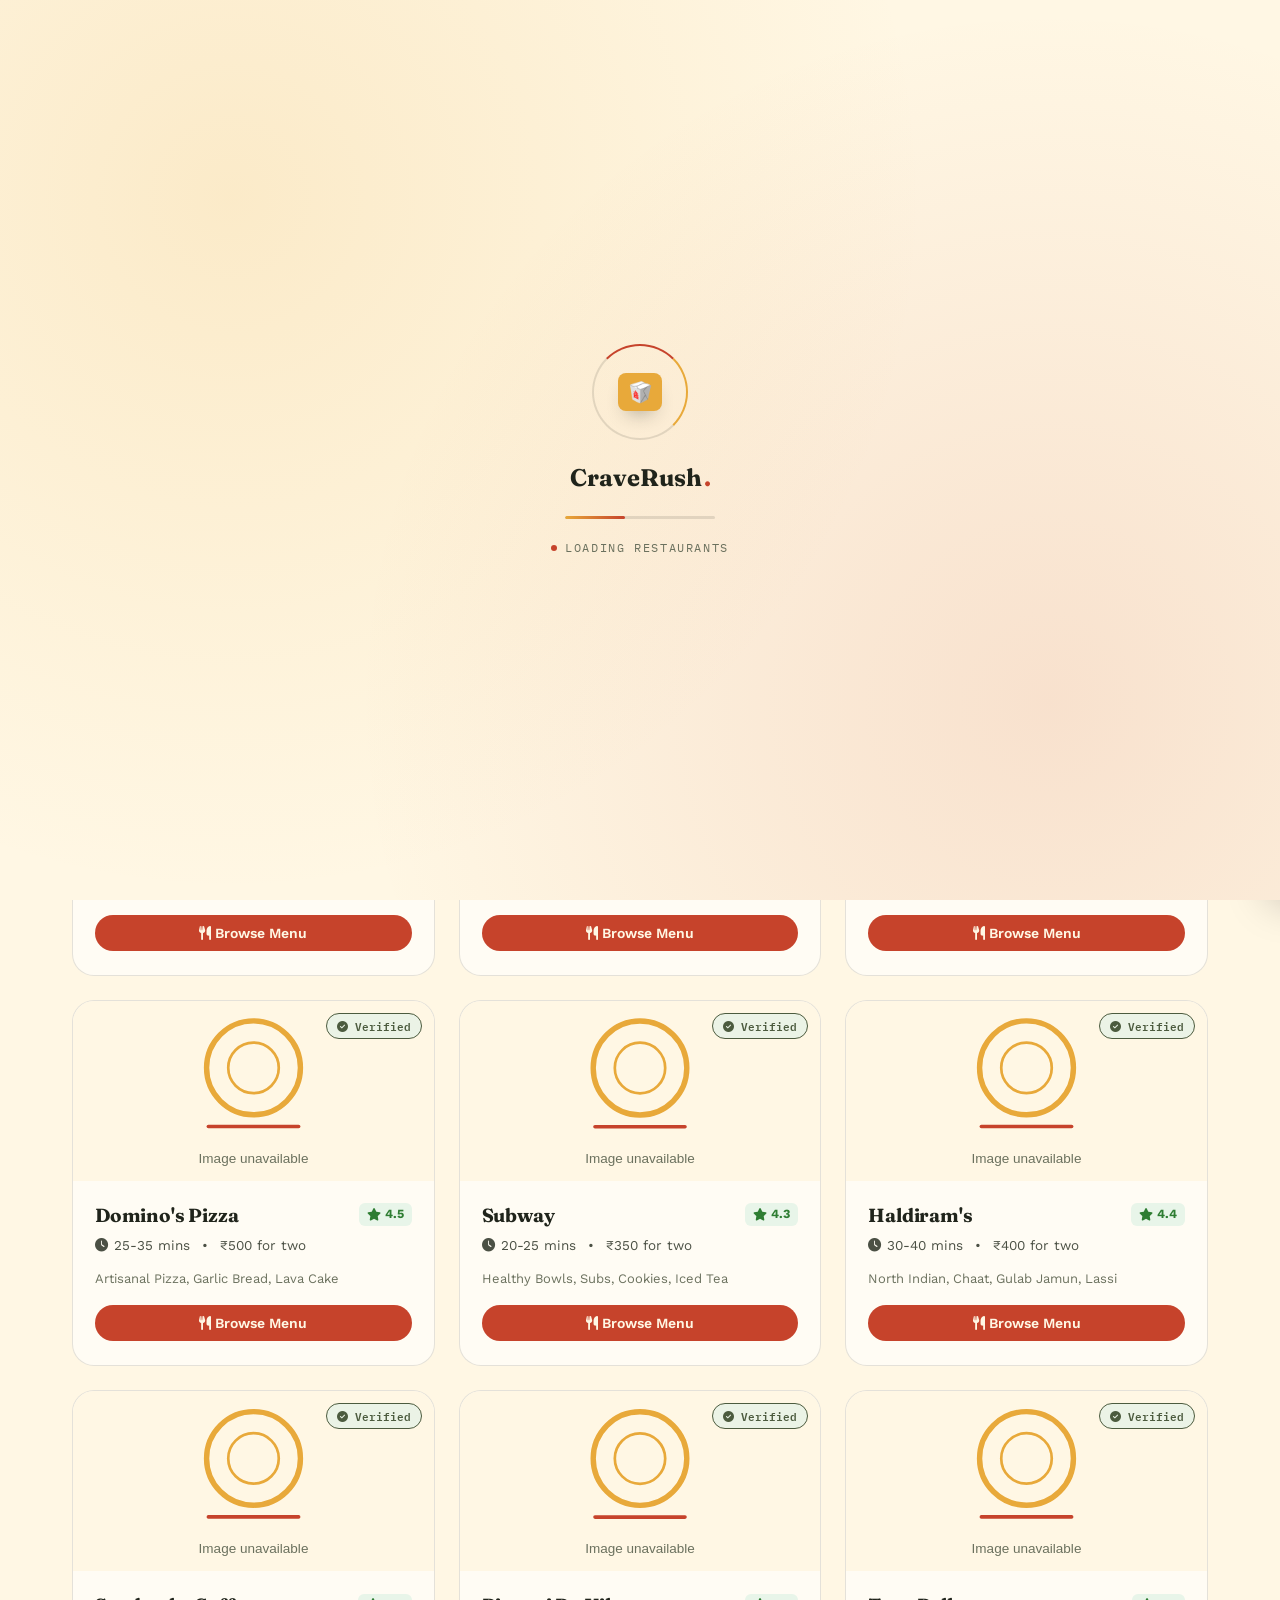
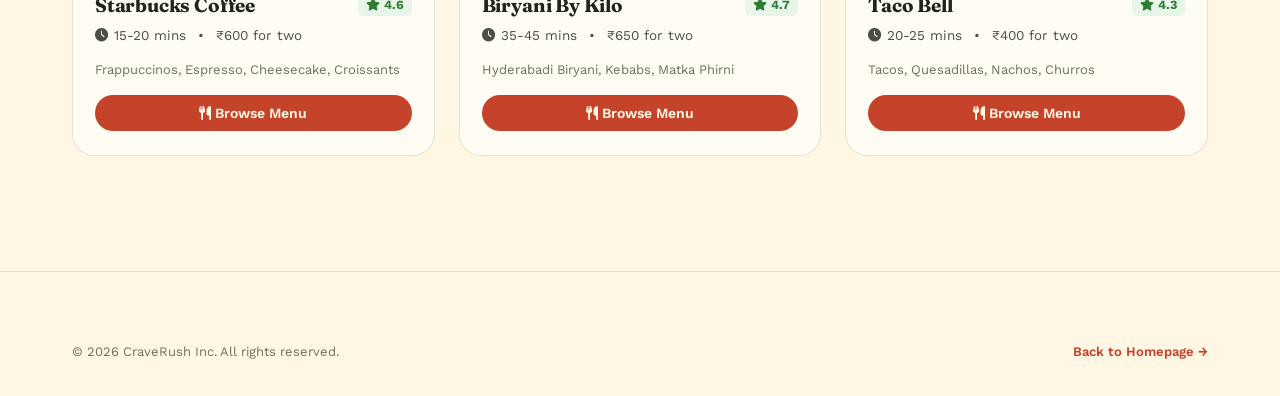
<file: restaurants.html>
<!DOCTYPE html>
<html lang="en" class="is-loading">
<head>
  <meta charset="UTF-8">
  <meta name="viewport" content="width=device-width, initial-scale=1.0">
  <title>Restaurants — CraveRush Food Delivery</title>
  <meta name="description" content="Browse every verified restaurant partner on CraveRush — McDonald's, KFC, Domino's, Subway, Starbucks, Biryani By Kilo & more.">
  
  <!-- Fonts & Icons -->
  <link rel="preconnect" href="https://fonts.googleapis.com">
  <link rel="preconnect" href="https://fonts.gstatic.com" crossorigin>
  <link href="https://fonts.googleapis.com/css2?family=Fraunces:ital,opsz,wght@0,9..144,400;0,9..144,600;0,9..144,700;1,9..144,500&family=Work+Sans:wght@400;500;600;700&family=IBM+Plex+Mono:wght@400;500;700&display=swap" rel="stylesheet">
  <link rel="stylesheet" href="https://cdnjs.cloudflare.com/ajax/libs/font-awesome/6.4.0/css/all.min.css">
  <link rel="stylesheet" href="style.css">
</head>
<body>

  <!-- PRELOADER -->
  <div id="loader">
    <div class="loader-inner">
      <div class="loader-mark">
        <span class="loader-ring"></span>
        <div class="loader-bag">🥡</div>
      </div>
      <div class="loader-word">CraveRush<span class="dot">.</span></div>
      <div class="loader-bar"><span></span></div>
      <p class="loader-caption">Loading restaurants</p>
    </div>
  </div>

  <!-- NAVIGATION HEADER -->
  <header>
    <input type="checkbox" id="menu-toggle" style="display:none;">
    <nav>
      <a href="index.html" class="logo">CraveRush<span class="dot">.</span></a>
      
      <div class="location-picker" onclick="openModal('location-modal')">
        <i class="fa-solid fa-location-dot"></i>
        <span id="current-location-text">Sector 17, Chandigarh</span>
        <i class="fa-solid fa-chevron-down" style="font-size:10px; color:var(--muted-4);"></i>
      </div>

      <div class="nav-search" id="nav-search">
        <button type="button" class="nav-search-toggle" id="nav-search-toggle" aria-label="Search">
          <i class="fa-solid fa-magnifying-glass"></i>
        </button>
        <div class="nav-search-panel" id="nav-search-panel">
          <i class="fa-solid fa-magnifying-glass"></i>
          <input type="text" id="global-search" placeholder="Search dishes, burgers, pizza, drinks..." autocomplete="off">
          <div id="search-results-dropdown" class="search-results-dropdown"></div>
        </div>
      </div>

      <ul class="nav-links">
        <li><a href="index.html">Home</a></li>
        <li><a href="restaurants.html" class="active">Restaurants</a></li>
        <li><a href="menu.html">Food Items</a></li>
        <li><a href="orders.html">Orders</a></li>
        <li><a href="about.html">About Us</a></li>
        <li><a href="reviews.html">Reviews</a></li>
      </ul>

      <div class="nav-cta">
        <input type="checkbox" id="theme-toggle" class="theme-toggle-input">
        <script>document.getElementById("theme-toggle").checked = localStorage.getItem("craverush_theme") === "dark";</script>
        <label for="theme-toggle" class="theme-toggle" aria-label="Toggle dark mode">
          <i class="fa-solid fa-sun theme-icon theme-icon-sun"></i>
          <i class="fa-solid fa-moon theme-icon theme-icon-moon"></i>
          <span class="theme-toggle-knob"></span>
        </label>

        <button id="open-cart-btn" class="cart-btn" aria-label="Cart">
          <i class="fa-solid fa-bag-shopping"></i>
          <span id="cart-badge" class="cart-badge">0</span>
        </button>

        <div id="user-profile-container">
          <!-- Populated by JS -->
        </div>

        <label for="menu-toggle" class="burger" aria-label="Open navigation menu">
          <i class="fa-solid fa-bars"></i>
        </label>
      </div>
    </nav>
  </header>

  <!-- PAGE HERO -->
  <section class="section" style="padding:45px 0 20px;">
    <div class="wrap">
      <div class="about-hero" style="padding-bottom:10px;">
        <p class="eyebrow">Explore Full Catalog</p>
        <h1 style="font-size:42px; margin:12px 0;">All Verified Restaurants</h1>
        <p>50+ verified kitchen partners including McDonald's, KFC, Burger King, Domino's, Subway, Haldiram's, Starbucks &amp; Biryani By Kilo. Looking for a specific dish instead? <a href="menu.html" style="color:var(--chili); font-weight:600;">Browse Food Items →</a></p>
      </div>
    </div>
  </section>

  <!-- VERIFIED RESTAURANTS -->
  <section class="section" id="restaurants" style="padding-top:20px;">
    <div class="wrap">
      <div class="section-head">
        <div>
          <p class="eyebrow">Famous Kitchen Partners</p>
          <h2>All Verified Restaurants (<span id="restaurant-count">0</span>)</h2>
        </div>
      </div>

      <div class="restaurant-grid" id="restaurant-container">
        <!-- Rendered dynamically by JS -->
      </div>
    </div>
  </section>

  <!-- FOOTER -->
  <footer>
    <div class="wrap">
      <div class="footer-bottom">
        <span>© 2026 CraveRush Inc. All rights reserved.</span>
        <a href="index.html" style="color:var(--chili); font-weight:600;">Back to Homepage →</a>
      </div>
    </div>
  </footer>

  <!-- CART DRAWER (SLIDE-OVER PANEL) -->
  <div id="cart-drawer-overlay" class="cart-drawer-overlay"></div>
  <aside id="cart-drawer" class="cart-drawer">
    <div class="cart-header">
      <h3>Your Food Bag</h3>
      <button id="close-cart-btn" class="close-btn" aria-label="Close cart"><i class="fa-solid fa-xmark"></i></button>
    </div>

    <div class="cart-body">
      <div id="cart-empty-state" class="cart-empty-state">
        <i class="fa-solid fa-bag-shopping"></i>
        <h4>Your bag is empty</h4>
        <p style="font-size:13.5px; margin-top:6px;">Add delicious dishes from the menu to satisfy your cravings.</p>
      </div>

      <button type="button" id="cart-clear-btn" class="cart-clear-btn" style="display:none;" onclick="clearCart()"><i class="fa-regular fa-trash-can"></i> Clear bag</button>
      <div id="cart-items-container">
        <!-- Rendered dynamically by JS -->
      </div>

      <div id="coupon-applied-tag" class="coupon-applied-tag" style="display:none;"></div>
      <div class="coupon-box">
        <input type="text" id="coupon-code" placeholder="ENTER COUPON (CRAVE50)">
        <button class="coupon-btn" onclick="applyCoupon()">APPLY</button>
      </div>
    </div>

    <div class="cart-footer">
      <div class="bill-row">
        <span>Item Subtotal</span>
        <span id="cart-subtotal">₹0</span>
      </div>
      <div class="bill-row discount" id="cart-discount-row" style="display:none;">
        <span>Promo Discount</span>
        <span id="cart-discount">-₹0</span>
      </div>
      <div class="bill-row">
        <span>Delivery Fee</span>
        <span id="cart-delivery">FREE</span>
      </div>
      <div class="bill-row">
        <span>Taxes &amp; Govt Charges (5%)</span>
        <span id="cart-taxes">₹0</span>
      </div>
      <div class="bill-row total">
        <span>To Pay</span>
        <span id="cart-total">₹0</span>
      </div>

      <button class="checkout-btn" onclick="proceedToCheckout()">
        <span>Proceed to Checkout</span>
        <i class="fa-solid fa-arrow-right"></i>
      </button>
    </div>
  </aside>

  <!-- AUTH MODAL -->
  <div id="auth-modal" class="modal-overlay">
    <div class="modal-content">
      <div class="modal-header">
        <h3>Welcome to CraveRush</h3>
        <button class="close-btn" onclick="closeModal('auth-modal')"><i class="fa-solid fa-xmark"></i></button>
      </div>
      <div class="modal-body">
        <!-- Shown when a user is already signed in -->
        <div id="account-view" class="account-view" style="display:none;">
          <div class="account-view-header">
            <div class="account-avatar-lg" id="account-avatar-lg">U</div>
            <div>
              <h4 id="account-name">Account</h4>
              <p class="account-email" id="account-email">—</p>
            </div>
          </div>

          <div class="account-tabs">
            <div class="account-tab active" data-tab="profile" onclick="switchAccountTab('profile')"><i class="fa-regular fa-id-card"></i> Profile</div>
            <div class="account-tab" data-tab="addresses" onclick="switchAccountTab('addresses')"><i class="fa-solid fa-location-dot"></i> Addresses</div>
            <div class="account-tab" data-tab="wallet" onclick="switchAccountTab('wallet')"><i class="fa-solid fa-wallet"></i> Wallet</div>
          </div>

          <div id="account-tab-profile" class="account-tab-panel"></div>
          <div id="account-tab-addresses" class="account-tab-panel" style="display:none;"></div>
          <div id="account-tab-wallet" class="account-tab-panel" style="display:none;"></div>

          <button type="button" class="logout-btn" onclick="logoutUser()">
            <i class="fa-solid fa-right-from-bracket"></i> Log Out
          </button>
        </div>

        <div id="auth-forms-wrap">
          <div class="auth-tabs">
            <div class="auth-tab active" onclick="switchAuthTab('signin')">Sign In</div>
            <div class="auth-tab" onclick="switchAuthTab('signup')">Sign Up</div>
          </div>

          <form id="signin-form" onsubmit="handleSignIn(event)">
            <div class="form-group">
              <label>Email Address or Mobile Number</label>
              <input type="text" id="signin-email" class="form-control" placeholder="name@domain.com or +91..." required>
            </div>
            <div class="form-group">
              <label>Password</label>
              <input type="password" class="form-control" placeholder="••••••••" required>
            </div>
            <button type="submit" class="btn btn-solid" style="width:100%; margin-top:10px;">Sign In &amp; Order</button>
          </form>

          <form id="signup-form" onsubmit="handleSignUp(event)" style="display:none;">
            <div class="form-group">
              <label>Full Name</label>
              <input type="text" id="signup-name" class="form-control" placeholder="e.g. Michelle Sharma" required>
            </div>
            <div class="form-group">
              <label>Email Address</label>
              <input type="email" id="signup-email" class="form-control" placeholder="name@domain.com" required>
            </div>
            <div class="form-group">
              <label>Mobile Number</label>
              <input type="tel" id="signup-phone" class="form-control" placeholder="+91 98765 43210" required>
            </div>
            <div class="form-group">
              <label>Password</label>
              <input type="password" class="form-control" placeholder="Create strong password" required>
            </div>
            <button type="submit" class="btn btn-solid" style="width:100%; margin-top:10px;">Create Account</button>
          </form>
        </div>
      </div>
    </div>
  </div>

  <!-- LOCATION SELECTOR MODAL -->
  <div id="location-modal" class="modal-overlay">
    <div class="modal-content" style="max-width:500px;">
      <div class="modal-header">
        <h3>Select Delivery Location</h3>
        <button class="close-btn" onclick="closeModal('location-modal')"><i class="fa-solid fa-xmark"></i></button>
      </div>
      <div class="modal-body">
        <div class="form-group">
          <label>Type Your Address / Sector</label>
          <input type="text" id="custom-location-input" class="form-control" placeholder="Enter landmark, sector, or city...">
        </div>
        <button class="btn btn-solid" style="width:100%; margin-bottom:20px;" onclick="selectCustomLocation()">Set Delivery Location</button>

        <label style="font-size:13px; font-weight:600; color:var(--muted-3); display:block; margin-bottom:10px;">POPULAR CITIES &amp; SECTORS</label>
        <div style="display:flex; flex-direction:column; gap:8px;">
          <div class="dropdown-item" onclick="setLocation('Sector 17, Chandigarh')"><i class="fa-solid fa-location-dot" style="color:var(--chili);"></i> Sector 17, Chandigarh</div>
          <div class="dropdown-item" onclick="setLocation('Connaught Place, New Delhi')"><i class="fa-solid fa-location-dot" style="color:var(--chili);"></i> Connaught Place, New Delhi</div>
          <div class="dropdown-item" onclick="setLocation('Bandra West, Mumbai')"><i class="fa-solid fa-location-dot" style="color:var(--chili);"></i> Bandra West, Mumbai</div>
          <div class="dropdown-item" onclick="setLocation('Indiranagar, Bengaluru')"><i class="fa-solid fa-location-dot" style="color:var(--chili);"></i> Indiranagar, Bengaluru</div>
          <div class="dropdown-item" onclick="setLocation('Cyber City, Gurugram')"><i class="fa-solid fa-location-dot" style="color:var(--chili);"></i> Cyber City, Gurugram</div>
        </div>
      </div>
    </div>
  </div>

  <!-- LIVE ORDER TRACKING MODAL -->
  <div id="tracking-modal" class="modal-overlay">
    <div class="modal-content" id="tracking-modal-content">
      <!-- Rendered dynamically by JS -->
    </div>
  </div>

  <!-- RESTAURANT MENU MODAL -->
  <div id="restaurant-menu-modal" class="modal-overlay">
    <div class="modal-content" id="restaurant-menu-content" style="max-width:680px;">
      <!-- Rendered dynamically by JS -->
    </div>
  </div>

  <!-- TOAST NOTIFICATION CONTAINER -->
  <div id="toast-container"></div>

  <!-- Main JavaScript File -->
  <script src="app.js"></script>
</body>
</html>
</file>
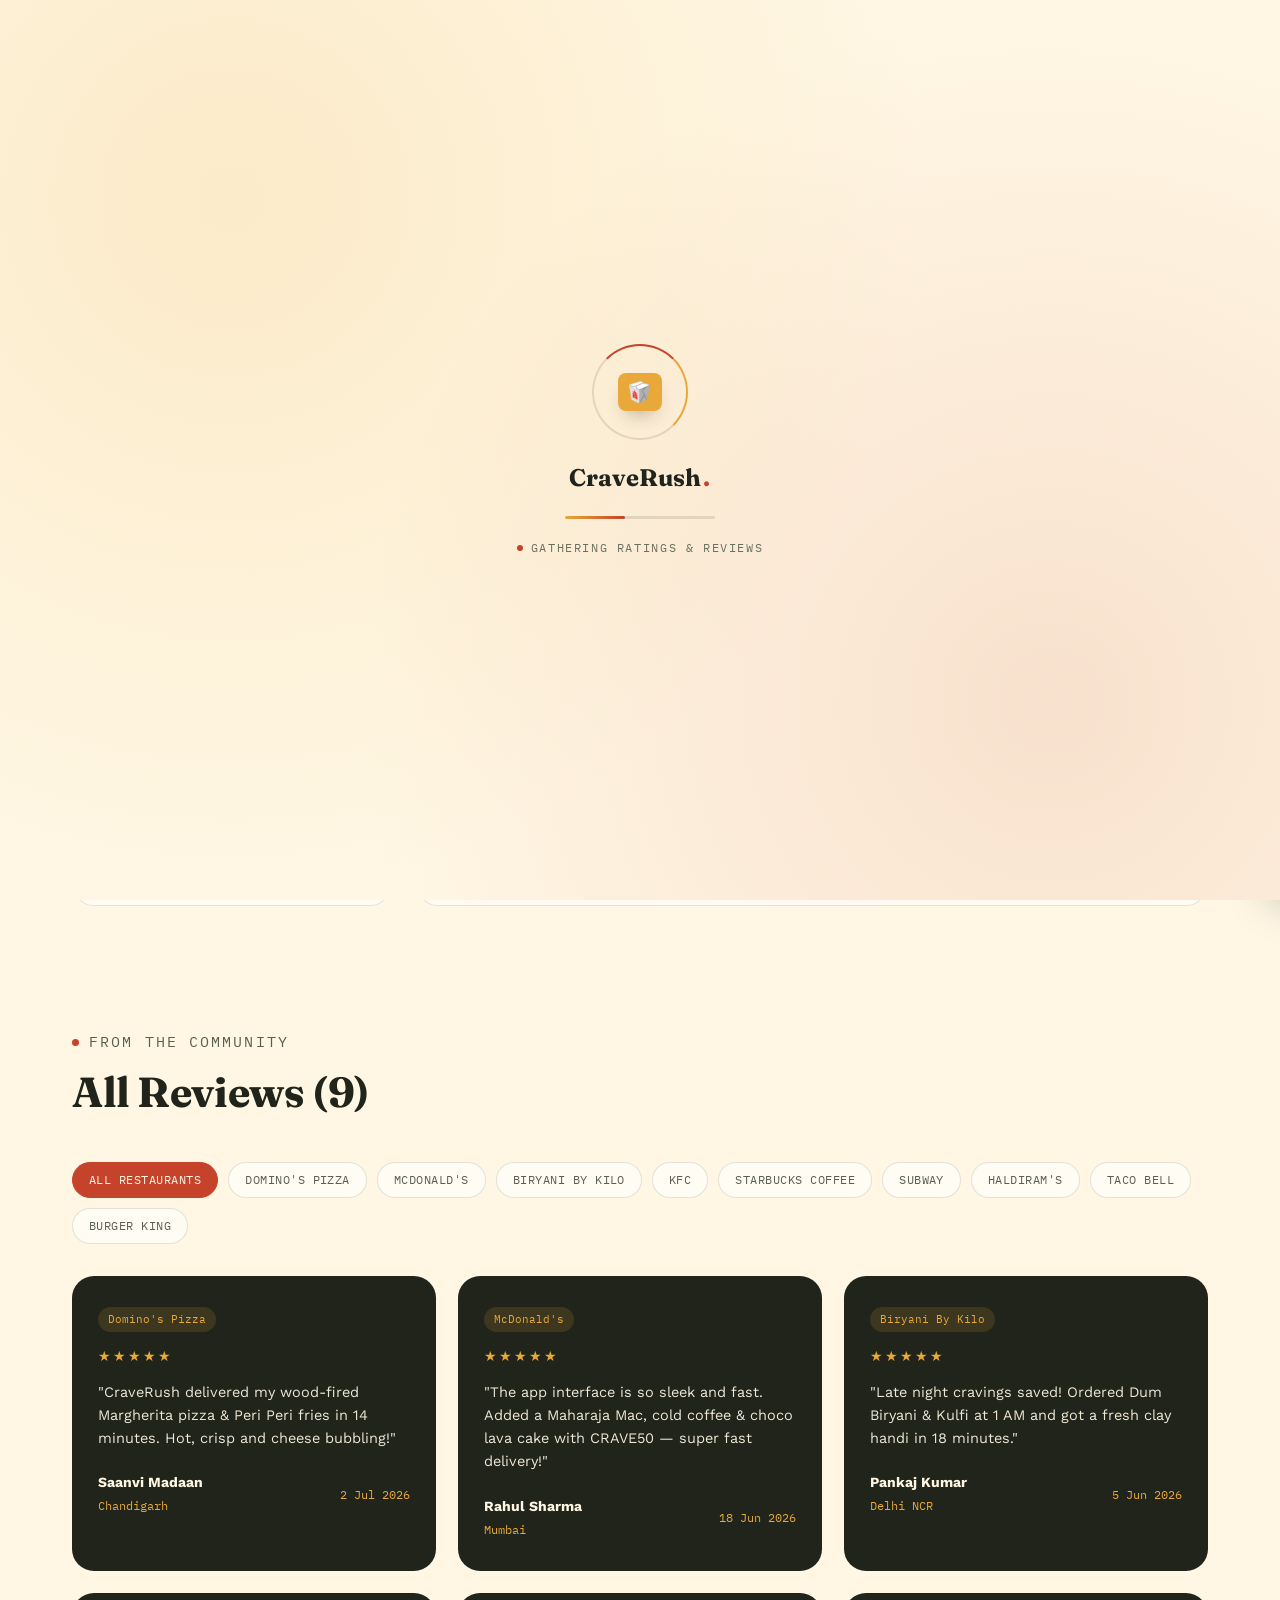
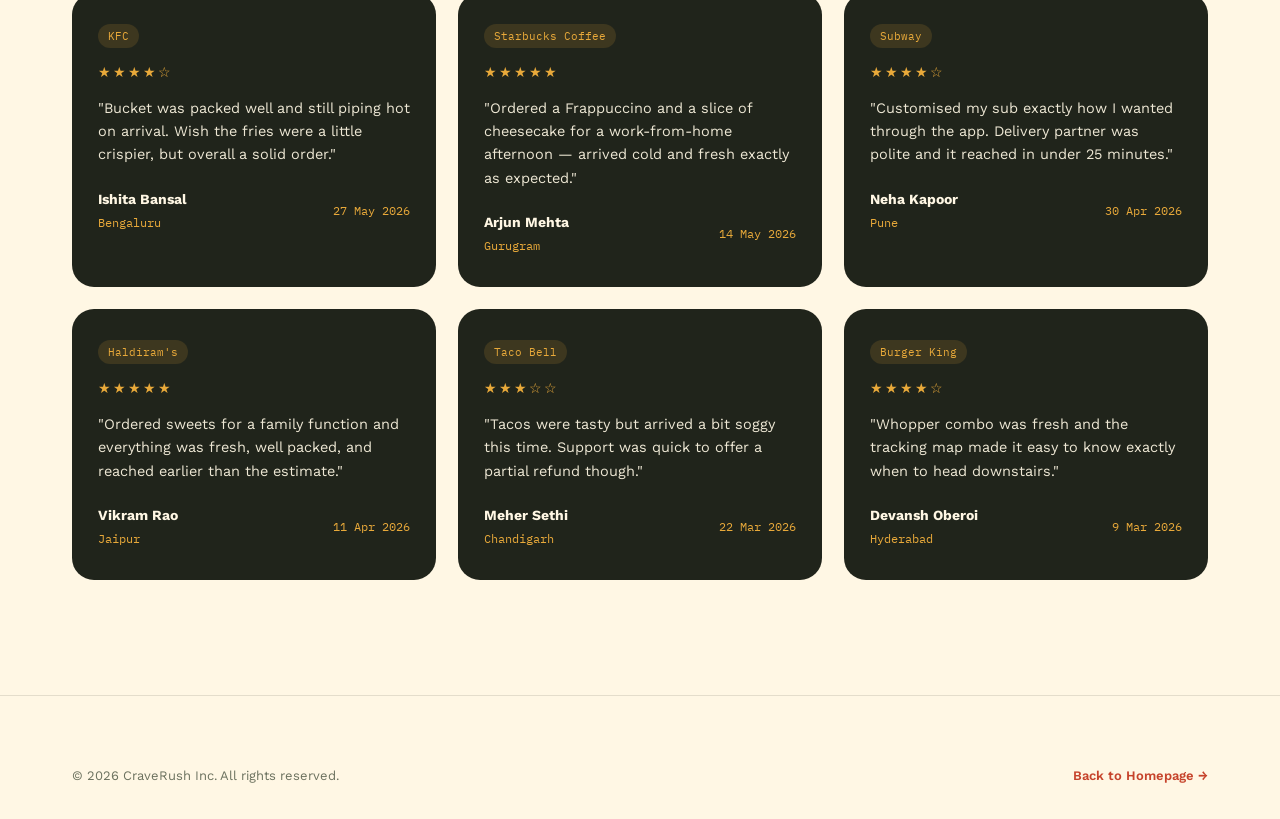
<file: reviews.html>
<!DOCTYPE html>
<html lang="en" class="is-loading">
<head>
  <meta charset="UTF-8">
  <meta name="viewport" content="width=device-width, initial-scale=1.0">
  <title>Ratings &amp; Reviews — CraveRush Food Delivery</title>
  <meta name="description" content="Read what fellow foodies are saying about CraveRush restaurants, or share your own rating and review.">

  <!-- Fonts & Icons -->
  <link rel="preconnect" href="https://fonts.googleapis.com">
  <link rel="preconnect" href="https://fonts.gstatic.com" crossorigin>
  <link href="https://fonts.googleapis.com/css2?family=Fraunces:ital,opsz,wght@0,9..144,400;0,9..144,600;0,9..144,700;1,9..144,500&family=Work+Sans:wght@400;500;600;700&family=IBM+Plex+Mono:wght@400;500;700&display=swap" rel="stylesheet">
  <link rel="stylesheet" href="https://cdnjs.cloudflare.com/ajax/libs/font-awesome/6.4.0/css/all.min.css">
  <link rel="stylesheet" href="style.css">
</head>
<body>

  <!-- PRELOADER -->
  <div id="loader">
    <div class="loader-inner">
      <div class="loader-mark">
        <span class="loader-ring"></span>
        <div class="loader-bag">🥡</div>
      </div>
      <div class="loader-word">CraveRush<span class="dot">.</span></div>
      <div class="loader-bar"><span></span></div>
      <p class="loader-caption">Gathering ratings &amp; reviews</p>
    </div>
  </div>

  <!-- NAVIGATION HEADER -->
  <header>
    <input type="checkbox" id="menu-toggle" style="display:none;">
    <nav>
      <a href="index.html" class="logo">CraveRush<span class="dot">.</span></a>

      <div class="location-picker" onclick="openModal('location-modal')">
        <i class="fa-solid fa-location-dot"></i>
        <span id="current-location-text">Sector 17, Chandigarh</span>
        <i class="fa-solid fa-chevron-down" style="font-size:10px; color:var(--muted-4);"></i>
      </div>

      <div class="nav-search" id="nav-search">
        <button type="button" class="nav-search-toggle" id="nav-search-toggle" aria-label="Search">
          <i class="fa-solid fa-magnifying-glass"></i>
        </button>
        <div class="nav-search-panel" id="nav-search-panel">
          <i class="fa-solid fa-magnifying-glass"></i>
          <input type="text" id="global-search" placeholder="Search dishes, burgers, pizza, drinks..." autocomplete="off">
          <div id="search-results-dropdown" class="search-results-dropdown"></div>
        </div>
      </div>

      <ul class="nav-links">
        <li><a href="index.html">Home</a></li>
        <li><a href="restaurants.html">Restaurants</a></li>
        <li><a href="menu.html">Food Items</a></li>
        <li><a href="orders.html">Orders</a></li>
        <li><a href="about.html">About Us</a></li>
        <li><a href="reviews.html" class="active">Reviews</a></li>
      </ul>

      <div class="nav-cta">
        <input type="checkbox" id="theme-toggle" class="theme-toggle-input">
        <script>document.getElementById("theme-toggle").checked = localStorage.getItem("craverush_theme") === "dark";</script>
        <label for="theme-toggle" class="theme-toggle" aria-label="Toggle dark mode">
          <i class="fa-solid fa-sun theme-icon theme-icon-sun"></i>
          <i class="fa-solid fa-moon theme-icon theme-icon-moon"></i>
          <span class="theme-toggle-knob"></span>
        </label>

        <button id="open-cart-btn" class="cart-btn" aria-label="Cart">
          <i class="fa-solid fa-bag-shopping"></i>
          <span id="cart-badge" class="cart-badge">0</span>
        </button>

        <div id="user-profile-container">
          <!-- Populated by JS -->
        </div>

        <a href="menu.html" class="btn btn-solid btn-sm">Order Now</a>

        <label for="menu-toggle" class="burger" aria-label="Open navigation menu">
          <i class="fa-solid fa-bars"></i>
        </label>
      </div>
    </nav>
  </header>

  <!-- PAGE HERO -->
  <section class="section" style="padding:45px 0 20px;">
    <div class="wrap">
      <div class="about-hero" style="padding-bottom:10px;">
        <p class="eyebrow">Customer Voices</p>
        <h1 style="font-size:42px; margin:12px 0;">Ratings &amp; Reviews</h1>
        <p>See what fellow foodies across India are saying about their CraveRush orders — or share your own experience below.</p>
      </div>
    </div>
  </section>

  <!-- SUMMARY + WRITE A REVIEW -->
  <section class="section" style="padding-top:10px;">
    <div class="wrap">
      <div class="review-summary-grid">

        <!-- Rating Summary -->
        <div class="rating-summary-card">
          <div class="rating-summary-score" id="avg-rating-score">—</div>
          <span class="stars" id="avg-rating-stars">★★★★★</span>
          <p class="rating-summary-count" id="avg-rating-count">Based on 0 reviews</p>
          <div id="rating-bars-container">
            <!-- Rendered dynamically by JS -->
          </div>
        </div>

        <!-- Write a Review Form -->
        <div class="review-form-card">
          <h3>Write a Review</h3>
          <form id="review-form" onsubmit="submitReview(event)">
            <div class="form-group">
              <label>Restaurant</label>
              <select id="review-restaurant" class="form-control" required>
                <option value="" disabled selected>Select a restaurant...</option>
                <!-- Populated by JS -->
              </select>
            </div>

            <div class="form-group">
              <label>Your Rating</label>
              <div class="star-input" id="star-input" data-rating="0">
                <i class="fa-solid fa-star" data-value="1"></i>
                <i class="fa-solid fa-star" data-value="2"></i>
                <i class="fa-solid fa-star" data-value="3"></i>
                <i class="fa-solid fa-star" data-value="4"></i>
                <i class="fa-solid fa-star" data-value="5"></i>
              </div>
              <p class="star-input-hint" id="star-input-hint">Tap a star to rate</p>
            </div>

            <div class="form-group">
              <label>Your Name</label>
              <input type="text" id="review-name" class="form-control" placeholder="e.g. Priya Verma" required>
            </div>

            <div class="form-group">
              <label>Your Review</label>
              <textarea id="review-text" class="form-control" rows="4" placeholder="Tell us about your order, the food, and the delivery..." required></textarea>
            </div>

            <button type="submit" class="btn btn-solid" style="width:100%; margin-top:6px;">
              <i class="fa-solid fa-paper-plane"></i> Submit Review
            </button>
          </form>
        </div>

      </div>
    </div>
  </section>

  <!-- ALL REVIEWS -->
  <section class="section" style="padding-top:0;">
    <div class="wrap">
      <div class="section-head">
        <div>
          <p class="eyebrow">From The Community</p>
          <h2>All Reviews (<span id="review-count">0</span>)</h2>
        </div>
      </div>

      <div class="category-bar" id="review-filter-bar">
        <span class="cat-pill active" data-rest="all">All Restaurants</span>
        <!-- Populated by JS -->
      </div>

      <div class="reviews-grid" id="reviews-page-root">
        <!-- Rendered dynamically by JS -->
      </div>
    </div>
  </section>

  <!-- FOOTER -->
  <footer>
    <div class="wrap">
      <div class="footer-bottom">
        <span>© 2026 CraveRush Inc. All rights reserved.</span>
        <a href="index.html" style="color:var(--chili); font-weight:600;">Back to Homepage →</a>
      </div>
    </div>
  </footer>

  <!-- CART DRAWER (SLIDE-OVER PANEL) -->
  <div id="cart-drawer-overlay" class="cart-drawer-overlay"></div>
  <aside id="cart-drawer" class="cart-drawer">
    <div class="cart-header">
      <h3>Your Food Bag</h3>
      <button id="close-cart-btn" class="close-btn" aria-label="Close cart"><i class="fa-solid fa-xmark"></i></button>
    </div>

    <div class="cart-body">
      <div id="cart-empty-state" class="cart-empty-state">
        <i class="fa-solid fa-bag-shopping"></i>
        <h4>Your bag is empty</h4>
        <p style="font-size:13.5px; margin-top:6px;">Add delicious dishes from the menu to satisfy your cravings.</p>
      </div>

      <button type="button" id="cart-clear-btn" class="cart-clear-btn" style="display:none;" onclick="clearCart()"><i class="fa-regular fa-trash-can"></i> Clear bag</button>
      <div id="cart-items-container">
        <!-- Rendered dynamically by JS -->
      </div>

      <div id="coupon-applied-tag" class="coupon-applied-tag" style="display:none;"></div>
      <div class="coupon-box">
        <input type="text" id="coupon-code" placeholder="ENTER COUPON (CRAVE50)">
        <button class="coupon-btn" onclick="applyCoupon()">APPLY</button>
      </div>
    </div>

    <div class="cart-footer">
      <div class="bill-row">
        <span>Item Subtotal</span>
        <span id="cart-subtotal">₹0</span>
      </div>
      <div class="bill-row discount" id="cart-discount-row" style="display:none;">
        <span>Promo Discount</span>
        <span id="cart-discount">-₹0</span>
      </div>
      <div class="bill-row">
        <span>Delivery Fee</span>
        <span id="cart-delivery">FREE</span>
      </div>
      <div class="bill-row">
        <span>Taxes &amp; Govt Charges (5%)</span>
        <span id="cart-taxes">₹0</span>
      </div>
      <div class="bill-row total">
        <span>To Pay</span>
        <span id="cart-total">₹0</span>
      </div>

      <button class="checkout-btn" onclick="proceedToCheckout()">
        <span>Proceed to Checkout</span>
        <i class="fa-solid fa-arrow-right"></i>
      </button>
    </div>
  </aside>

  <!-- AUTH MODAL -->
  <div id="auth-modal" class="modal-overlay">
    <div class="modal-content">
      <div class="modal-header">
        <h3>Welcome to CraveRush</h3>
        <button class="close-btn" onclick="closeModal('auth-modal')"><i class="fa-solid fa-xmark"></i></button>
      </div>
      <div class="modal-body">
        <div id="account-view" class="account-view" style="display:none;">
          <div class="account-view-header">
            <div class="account-avatar-lg" id="account-avatar-lg">U</div>
            <div>
              <h4 id="account-name">Account</h4>
              <p class="account-email" id="account-email">—</p>
            </div>
          </div>

          <div class="account-tabs">
            <div class="account-tab active" data-tab="profile" onclick="switchAccountTab('profile')"><i class="fa-regular fa-id-card"></i> Profile</div>
            <div class="account-tab" data-tab="addresses" onclick="switchAccountTab('addresses')"><i class="fa-solid fa-location-dot"></i> Addresses</div>
            <div class="account-tab" data-tab="wallet" onclick="switchAccountTab('wallet')"><i class="fa-solid fa-wallet"></i> Wallet</div>
          </div>

          <div id="account-tab-profile" class="account-tab-panel"></div>
          <div id="account-tab-addresses" class="account-tab-panel" style="display:none;"></div>
          <div id="account-tab-wallet" class="account-tab-panel" style="display:none;"></div>

          <button type="button" class="logout-btn" onclick="logoutUser()">
            <i class="fa-solid fa-right-from-bracket"></i> Log Out
          </button>
        </div>

        <div id="auth-forms-wrap">
          <div class="auth-tabs">
            <div class="auth-tab active" onclick="switchAuthTab('signin')">Sign In</div>
            <div class="auth-tab" onclick="switchAuthTab('signup')">Sign Up</div>
          </div>

          <form id="signin-form" onsubmit="handleSignIn(event)">
            <div class="form-group">
              <label>Email Address or Mobile Number</label>
              <input type="text" id="signin-email" class="form-control" placeholder="name@domain.com or +91..." required>
            </div>
            <div class="form-group">
              <label>Password</label>
              <input type="password" class="form-control" placeholder="••••••••" required>
            </div>
            <button type="submit" class="btn btn-solid" style="width:100%; margin-top:10px;">Sign In &amp; Order</button>
          </form>

          <form id="signup-form" onsubmit="handleSignUp(event)" style="display:none;">
            <div class="form-group">
              <label>Full Name</label>
              <input type="text" id="signup-name" class="form-control" placeholder="e.g. Michelle Sharma" required>
            </div>
            <div class="form-group">
              <label>Email Address</label>
              <input type="email" id="signup-email" class="form-control" placeholder="name@domain.com" required>
            </div>
            <div class="form-group">
              <label>Mobile Number</label>
              <input type="tel" id="signup-phone" class="form-control" placeholder="+91 98765 43210" required>
            </div>
            <div class="form-group">
              <label>Password</label>
              <input type="password" class="form-control" placeholder="Create strong password" required>
            </div>
            <button type="submit" class="btn btn-solid" style="width:100%; margin-top:10px;">Create Account</button>
          </form>
        </div>
      </div>
    </div>
  </div>

  <!-- LOCATION SELECTOR MODAL -->
  <div id="location-modal" class="modal-overlay">
    <div class="modal-content" style="max-width:500px;">
      <div class="modal-header">
        <h3>Select Delivery Location</h3>
        <button class="close-btn" onclick="closeModal('location-modal')"><i class="fa-solid fa-xmark"></i></button>
      </div>
      <div class="modal-body">
        <div class="form-group">
          <label>Type Your Address / Sector</label>
          <input type="text" id="custom-location-input" class="form-control" placeholder="Enter landmark, sector, or city...">
        </div>
        <button class="btn btn-solid" style="width:100%; margin-bottom:20px;" onclick="selectCustomLocation()">Set Delivery Location</button>

        <label style="font-size:13px; font-weight:600; color:var(--muted-3); display:block; margin-bottom:10px;">POPULAR CITIES &amp; SECTORS</label>
        <div style="display:flex; flex-direction:column; gap:8px;">
          <div class="dropdown-item" onclick="setLocation('Sector 17, Chandigarh')"><i class="fa-solid fa-location-dot" style="color:var(--chili);"></i> Sector 17, Chandigarh</div>
          <div class="dropdown-item" onclick="setLocation('Connaught Place, New Delhi')"><i class="fa-solid fa-location-dot" style="color:var(--chili);"></i> Connaught Place, New Delhi</div>
          <div class="dropdown-item" onclick="setLocation('Bandra West, Mumbai')"><i class="fa-solid fa-location-dot" style="color:var(--chili);"></i> Bandra West, Mumbai</div>
          <div class="dropdown-item" onclick="setLocation('Indiranagar, Bengaluru')"><i class="fa-solid fa-location-dot" style="color:var(--chili);"></i> Indiranagar, Bengaluru</div>
          <div class="dropdown-item" onclick="setLocation('Cyber City, Gurugram')"><i class="fa-solid fa-location-dot" style="color:var(--chili);"></i> Cyber City, Gurugram</div>
        </div>
      </div>
    </div>
  </div>

  <!-- LIVE ORDER TRACKING MODAL -->
  <div id="tracking-modal" class="modal-overlay">
    <div class="modal-content" id="tracking-modal-content">
      <!-- Rendered dynamically by JS -->
    </div>
  </div>

  <!-- RESTAURANT MENU MODAL -->
  <div id="restaurant-menu-modal" class="modal-overlay">
    <div class="modal-content" id="restaurant-menu-content" style="max-width:680px;">
      <!-- Rendered dynamically by JS -->
    </div>
  </div>

  <!-- TOAST NOTIFICATION CONTAINER -->
  <div id="toast-container"></div>

  <!-- Main JavaScript File -->
  <script src="app.js"></script>
</body>
</html>
</file>
<file: style.css>
:root {
  --ink: #20241B;
  --paper: #FFF7E4;
  --card: #FFFCF4;
  --gold: #E8A93A;
  --chili: #C6432B;
  --chili-hover: #AA341E;
  --leaf: #4C5B3E;
  --leaf-light: #EBF3E6;
  --steel: #AEB6A8;
  --line: rgba(32, 36, 27, 0.12);
  --shadow: 0 18px 40px -20px rgba(32, 36, 27, 0.35);
  --shadow-lg: 0 24px 60px -15px rgba(32, 36, 27, 0.45);
  --radius: 22px;
  --radius-sm: 12px;
  --font-display: 'Fraunces', serif;
  --font-body: 'Work Sans', sans-serif;
  --font-mono: 'IBM Plex Mono', monospace;

  --muted-1: #4b5044;
  --muted-2: #5a6050;
  --muted-3: #6b715e;
  --muted-4: #8a9078;
  --muted-5: #9aa08c;
  --header-bg: rgba(255, 247, 228, 0.88);
  --tag-bg: rgba(255, 247, 228, 0.95);
  --review-text: #ede7d4;
  --app-band-text: #dfe6d4;
  --modal-overlay: rgba(18, 20, 23, 0.7);
  --veg-color: #2e7d32;
  --nonveg-color: #c62828;
}

/* ============ DARK THEME ============ */
html:has(#theme-toggle:checked) {
  --ink: #F4F1E6;
  --paper: #121417;
  --card: #1B1E22;
  --gold: #F2B84B;
  --chili: #FF6B4A;
  --chili-hover: #E05333;
  --leaf: #8FBF7A;
  --leaf-light: #1E2819;
  --steel: #4A5048;
  --line: rgba(244, 241, 230, 0.12);
  --shadow: 0 18px 40px -20px rgba(0, 0, 0, 0.65);
  --shadow-lg: 0 24px 60px -15px rgba(0, 0, 0, 0.8);

  --muted-1: #C7C2AF;
  --muted-2: #A8A594;
  --muted-3: #9A9686;
  --muted-4: #8A9078;
  --muted-5: #6E7263;
  --header-bg: rgba(18, 20, 23, 0.88);
  --tag-bg: rgba(27, 30, 34, 0.95);
  --review-text: #1B1E22;
  --app-band-text: #1B2416;
  --modal-overlay: rgba(0, 0, 0, 0.82);
}

* {
  box-sizing: border-box;
  margin: 0;
  padding: 0;
}
html {
  scroll-behavior: smooth;
}
* {
  transition: background-color 0.25s ease, color 0.25s ease, border-color 0.25s ease, box-shadow 0.25s ease;
}

body {
  background: var(--paper);
  color: var(--ink);
  font-family: var(--font-body);
  line-height: 1.5;
  overflow-x: hidden;
}

img {
  max-width: 100%;
  display: block;
}
a {
  color: inherit;
  text-decoration: none;
}
ul {
  list-style: none;
}
button, input, select, textarea {
  font-family: inherit;
}
button {
  cursor: pointer;
  border: none;
}

.wrap {
  max-width: 1200px;
  margin: 0 auto;
  padding: 0 32px;
}

/* Typography & Utilities */
h1, h2, h3, h4 {
  font-family: var(--font-display);
  font-weight: 700;
  letter-spacing: -0.01em;
  color: var(--ink);
}

.eyebrow {
  font-family: var(--font-mono);
  font-size: 12.5px;
  letter-spacing: 0.14em;
  text-transform: uppercase;
  color: var(--chili);
  display: inline-flex;
  align-items: center;
  gap: 10px;
}
.eyebrow::before {
  content: "";
  width: 7px;
  height: 7px;
  border-radius: 50%;
  background: var(--chili);
  display: inline-block;
}

.btn {
  display: inline-flex;
  align-items: center;
  justify-content: center;
  gap: 8px;
  padding: 14px 26px;
  border-radius: 100px;
  font-family: var(--font-body);
  font-weight: 600;
  font-size: 15px;
  transition: transform .25s ease, box-shadow .25s ease, background .25s ease, color .25s ease;
}
.btn-solid {
  background: var(--chili);
  color: #FFF7E4;
  box-shadow: 0 10px 24px -10px rgba(198, 67, 43, 0.65);
}
.btn-solid:hover {
  background: var(--chili-hover);
  transform: translateY(-2px);
  box-shadow: 0 16px 30px -12px rgba(198, 67, 43, 0.75);
}
.btn-ghost {
  background: transparent;
  color: var(--ink);
  border: 1.5px solid var(--line);
}
.btn-ghost:hover {
  background: var(--ink);
  color: var(--paper);
  transform: translateY(-2px);
}
.btn-sm {
  padding: 8px 16px;
  font-size: 13px;
}

/* Veg / Non-Veg Badges */
.diet-icon {
  display: inline-flex;
  align-items: center;
  justify-content: center;
  width: 16px;
  height: 16px;
  border-radius: 4px;
  padding: 2px;
  flex-shrink: 0;
}
.diet-icon.veg {
  border: 1.5px solid var(--veg-color);
}
.diet-icon.veg::after {
  content: "";
  width: 7px;
  height: 7px;
  border-radius: 50%;
  background: var(--veg-color);
}
.diet-icon.non-veg {
  border: 1.5px solid var(--nonveg-color);
}
.diet-icon.non-veg::after {
  content: "";
  width: 0;
  height: 0;
  border-left: 4px solid transparent;
  border-right: 4px solid transparent;
  border-bottom: 7px solid var(--nonveg-color);
}

/* ---------- PRELOADER ---------- */
html.is-loading {
  overflow: hidden;
}
#loader {
  position: fixed;
  inset: 0;
  z-index: 9999;
  background: var(--paper);
  display: flex;
  align-items: center;
  justify-content: center;
  transition: opacity .6s ease, visibility .6s ease;
}
#loader::before {
  content: "";
  position: absolute;
  inset: 0;
  background:
    radial-gradient(circle at 18% 22%, rgba(232, 169, 58, 0.16), transparent 55%),
    radial-gradient(circle at 82% 78%, rgba(198, 67, 43, 0.12), transparent 55%);
}
#loader.loader-hidden {
  opacity: 0;
  visibility: hidden;
  pointer-events: none;
}
.loader-inner {
  position: relative;
  display: flex;
  flex-direction: column;
  align-items: center;
  gap: 20px;
}
.loader-mark {
  position: relative;
  width: 96px;
  height: 96px;
  display: flex;
  align-items: center;
  justify-content: center;
}
.loader-ring {
  position: absolute;
  inset: 0;
  border-radius: 50%;
  border: 2px solid var(--line);
  border-top-color: var(--chili);
  border-right-color: var(--gold);
  animation: loaderSpin 1.1s linear infinite;
}
@keyframes loaderSpin { to { transform: rotate(360deg); } }
.loader-bag {
  width: 44px;
  height: 38px;
  border-radius: 8px;
  background: var(--gold);
  display: flex;
  align-items: center;
  justify-content: center;
  font-size: 20px;
  box-shadow: 0 10px 20px -10px rgba(32, 36, 27, 0.45);
  animation: loaderBob 1.4s ease-in-out infinite;
}
@keyframes loaderBob { 0%,100% { transform: translateY(0); } 50% { transform: translateY(-6px); } }
.loader-word {
  font-family: var(--font-display);
  font-weight: 700;
  font-size: 24px;
  color: var(--ink);
  display: flex;
  align-items: center;
  gap: 2px;
}
.loader-word .dot { color: var(--chili); }
.loader-caption {
  font-family: var(--font-mono);
  font-size: 11.5px;
  letter-spacing: .14em;
  text-transform: uppercase;
  color: var(--muted-3);
  display: flex;
  align-items: center;
  gap: 8px;
}
.loader-caption::before {
  content: "";
  width: 6px;
  height: 6px;
  border-radius: 50%;
  background: var(--chili);
  animation: loaderPulse 1.2s ease-in-out infinite;
}
@keyframes loaderPulse { 0%,100% { opacity: .3; } 50% { opacity: 1; } }
.loader-bar {
  width: 150px;
  height: 3px;
  border-radius: 3px;
  background: var(--line);
  overflow: hidden;
}
.loader-bar span {
  display: block;
  height: 100%;
  width: 40%;
  border-radius: 3px;
  background: linear-gradient(90deg, var(--gold), var(--chili));
  animation: loaderBar 1.3s ease-in-out infinite;
}
@keyframes loaderBar {
  0% { transform: translateX(-100%); }
  100% { transform: translateX(350%); }
}

/* ---------- HEADER & NAV ---------- */
header {
  position: sticky;
  top: 0;
  z-index: 100;
  background: var(--header-bg);
  backdrop-filter: blur(14px);
  border-bottom: 1px solid var(--line);
}
nav {
  display: flex;
  align-items: center;
  gap: 20px;
  padding: 14px 32px;
  max-width: 1280px;
  margin: 0 auto;
}
.logo {
  font-family: var(--font-display);
  font-weight: 700;
  font-size: 22px;
  display: flex;
  align-items: center;
  gap: 6px;
  flex-shrink: 0;
}
.logo .dot { color: var(--chili); }

.location-picker {
  display: flex;
  align-items: center;
  gap: 6px;
  padding: 6px 12px;
  background: var(--card);
  border: 1px solid var(--line);
  border-radius: 100px;
  font-size: 13px;
  font-weight: 500;
  color: var(--ink);
  cursor: pointer;
  flex-shrink: 0;
}
.location-picker i { color: var(--chili); }

/* Search lives behind a dedicated toggle button rather than an inline bar,
   so it can never be squeezed to nothing by the other nav items competing
   for space (this happened on common laptop widths ~1024-1400px, where the
   old flexible bar would shrink toward 0 and effectively disappear). */
.nav-search {
  position: relative;
  flex-shrink: 0;
}
.nav-search-toggle {
  width: 38px;
  height: 38px;
  border-radius: 50%;
  background: var(--card);
  border: 1px solid var(--line);
  display: flex;
  align-items: center;
  justify-content: center;
  cursor: pointer;
  color: var(--muted-4);
  font-size: 14px;
  padding: 0;
  flex-shrink: 0;
  transition: color .2s ease, border-color .2s ease;
}
.nav-search-toggle:hover, .nav-search-toggle.active { color: var(--chili); border-color: var(--chili); }

.nav-search-panel {
  position: absolute;
  top: calc(100% + 12px);
  left: 50%;
  transform: translateX(-50%) translateY(-6px);
  width: 340px;
  max-width: min(90vw, 340px);
  display: flex;
  align-items: center;
  gap: 10px;
  background: var(--card);
  border: 1px solid var(--line);
  border-radius: 100px;
  padding: 9px 16px;
  box-shadow: var(--shadow-lg);
  opacity: 0;
  visibility: hidden;
  transition: opacity .2s ease, transform .2s ease, visibility .2s ease;
  z-index: 210;
}
.nav-search-panel.active {
  opacity: 1;
  visibility: visible;
  transform: translateX(-50%) translateY(0);
}
.nav-search-panel > i { color: var(--muted-4); font-size: 13px; flex-shrink: 0; }
.nav-search-panel input {
  border: none;
  background: transparent;
  outline: none;
  width: 100%;
  font-family: var(--font-body);
  font-size: 13.5px;
  color: var(--ink);
}
.nav-search-panel input::placeholder { color: var(--muted-5); }

/* Search Suggestions Dropdown (nested inside the panel, so it opens directly
   under the input instead of under the small toggle button). */
.search-results-dropdown {
  position: absolute;
  top: calc(100% + 10px);
  left: 0;
  right: 0;
  min-width: 320px;
  background: var(--card);
  border: 1px solid var(--line);
  border-radius: var(--radius-sm);
  box-shadow: var(--shadow-lg);
  padding: 8px;
  max-height: 420px;
  overflow-y: auto;
  z-index: 200;
  opacity: 0;
  visibility: hidden;
  transform: translateY(-6px);
  transition: opacity .2s ease, transform .2s ease, visibility .2s ease;
}
.search-results-dropdown.active {
  opacity: 1;
  visibility: visible;
  transform: translateY(0);
}
.search-group-label {
  font-family: var(--font-mono);
  font-size: 10.5px;
  letter-spacing: .1em;
  text-transform: uppercase;
  color: var(--muted-4);
  padding: 8px 10px 4px;
}
.search-result-row {
  display: flex;
  align-items: center;
  gap: 12px;
  padding: 8px 10px;
  border-radius: var(--radius-sm);
  cursor: pointer;
}
.search-result-row:hover { background: var(--paper); }
.search-result-row img {
  width: 38px;
  height: 38px;
  border-radius: 10px;
  object-fit: cover;
  flex-shrink: 0;
}
.search-result-info { flex: 1; min-width: 0; }
.search-result-info strong {
  display: block;
  font-size: 13.5px;
  font-weight: 600;
  color: var(--ink);
  white-space: nowrap;
  overflow: hidden;
  text-overflow: ellipsis;
}
.search-result-info span {
  display: block;
  font-size: 12px;
  color: var(--muted-3);
  white-space: nowrap;
  overflow: hidden;
  text-overflow: ellipsis;
}
.search-result-row > i { color: var(--muted-4); font-size: 11px; }
.search-empty {
  display: flex;
  align-items: center;
  gap: 10px;
  padding: 16px 10px;
  color: var(--muted-3);
  font-size: 13.5px;
}
.search-empty i { color: var(--muted-4); }

/* Flash highlight when landing on a dish via search */
@keyframes searchHighlightPulse {
  0%, 100% { box-shadow: 0 0 0 0 rgba(198, 67, 43, 0); }
  30% { box-shadow: 0 0 0 4px rgba(198, 67, 43, 0.45); }
}
.dish-card.search-highlight {
  border-color: var(--chili);
  animation: searchHighlightPulse 1.1s ease;
}

.nav-links {
  display: flex;
  align-items: center;
  gap: 24px;
  font-size: 14.5px;
  font-weight: 500;
  flex-shrink: 0;
}
.nav-links a { position: relative; padding: 4px 0; white-space: nowrap; }
.nav-links a::after {
  content: "";
  position: absolute;
  left: 0;
  bottom: 0;
  height: 2px;
  width: 0;
  background: var(--chili);
  transition: width .3s ease;
}
.nav-links a:hover::after, .nav-links a.active::after { width: 100%; }

.nav-cta {
  display: flex;
  align-items: center;
  gap: 14px;
  flex-shrink: 0;
  margin-left: auto;
}

/* Theme Toggle */
.theme-toggle-input {
  position: absolute;
  opacity: 0;
  pointer-events: none;
  width: 1px;
  height: 1px;
}
.theme-toggle {
  position: relative;
  display: inline-flex;
  align-items: center;
  width: 50px;
  height: 26px;
  flex-shrink: 0;
  padding: 0 4px;
  border-radius: 100px;
  background: var(--ink);
  border: 1.5px solid var(--line);
  cursor: pointer;
}
.theme-toggle-knob {
  position: absolute;
  top: 1px;
  left: 1px;
  width: 21px;
  height: 21px;
  border-radius: 50%;
  background: var(--paper);
  box-shadow: 0 2px 6px rgba(0, 0, 0, 0.35);
  transition: transform .3s ease;
}
.theme-icon {
  position: relative;
  z-index: 1;
  font-size: 10.5px;
  width: 20px;
  text-align: center;
  color: var(--paper);
}
.theme-icon-sun { margin-right: auto; }
.theme-icon-moon { margin-left: auto; }

#theme-toggle:checked ~ .theme-toggle .theme-toggle-knob { transform: translateX(24px); }
#theme-toggle:checked ~ .theme-toggle .theme-icon-moon { color: var(--gold); }
#theme-toggle:not(:checked) ~ .theme-toggle .theme-icon-sun { color: var(--gold); }

/* Cart Nav Button */
.cart-btn {
  position: relative;
  width: 40px;
  height: 40px;
  border-radius: 50%;
  border: 1.5px solid var(--line);
  background: var(--card);
  display: flex;
  align-items: center;
  justify-content: center;
  font-size: 15px;
  color: var(--ink);
}
.cart-btn:hover {
  background: var(--ink);
  color: var(--paper);
  border-color: var(--ink);
}
.cart-badge {
  position: absolute;
  top: -5px;
  right: -5px;
  min-width: 18px;
  height: 18px;
  padding: 0 4px;
  background: var(--chili);
  color: #FFF7E4;
  font-family: var(--font-mono);
  font-size: 10.5px;
  font-weight: 700;
  border-radius: 50%;
  display: flex;
  align-items: center;
  justify-content: center;
  border: 2px solid var(--paper);
}

/* User Session Profile Header */
.user-profile-btn {
  display: flex;
  align-items: center;
  gap: 8px;
  padding: 6px 14px;
  border-radius: 100px;
  background: var(--card);
  border: 1px solid var(--line);
  font-size: 13.5px;
  font-weight: 600;
  color: var(--ink);
  cursor: pointer;
}
.user-avatar {
  width: 26px;
  height: 26px;
  border-radius: 50%;
  background: var(--chili);
  color: #FFF7E4;
  display: flex;
  align-items: center;
  justify-content: center;
  font-size: 12px;
  font-weight: 700;
}

.burger { display: none; }

/* Header Veg-Only Preference Toggle (styled like the dark mode switch) */
.veg-switch {
  display: inline-flex;
  align-items: center;
  flex-shrink: 0;
}
.veg-switch-input {
  position: absolute;
  opacity: 0;
  pointer-events: none;
  width: 1px;
  height: 1px;
}
.veg-switch-track {
  position: relative;
  display: inline-flex;
  align-items: center;
  width: 50px;
  height: 26px;
  flex-shrink: 0;
  padding: 0 4px;
  border-radius: 100px;
  background: var(--ink);
  border: 1.5px solid var(--line);
  cursor: pointer;
}
.veg-switch-knob {
  position: absolute;
  top: 1px;
  left: 1px;
  width: 21px;
  height: 21px;
  border-radius: 50%;
  background: var(--paper);
  box-shadow: 0 2px 6px rgba(0, 0, 0, 0.35);
  transition: transform .3s ease;
}
.veg-switch-icon {
  position: relative;
  z-index: 1;
  font-size: 10.5px;
  width: 20px;
  text-align: center;
  opacity: .45;
  transition: opacity .2s ease;
}
.veg-switch-icon-all { margin-right: auto; }
.veg-switch-icon-veg { margin-left: auto; }

#veg-only-toggle:checked ~ .veg-switch-track .veg-switch-knob { transform: translateX(24px); }
#veg-only-toggle:checked ~ .veg-switch-track .veg-switch-icon-veg { opacity: 1; }
#veg-only-toggle:not(:checked) ~ .veg-switch-track .veg-switch-icon-all { opacity: 1; }

/* Account View (Logged-in Auth Modal Panel) */
.account-view { text-align: left; }
.account-view-header {
  display: flex;
  align-items: center;
  gap: 16px;
  margin-bottom: 22px;
}
.account-avatar-lg {
  width: 64px;
  height: 64px;
  flex-shrink: 0;
  border-radius: 50%;
  background: var(--chili);
  color: #FFF7E4;
  font-family: var(--font-display);
  font-size: 26px;
  font-weight: 700;
  display: flex;
  align-items: center;
  justify-content: center;
}
.account-view h4 { font-size: 18px; margin-bottom: 2px; }
.account-view .account-email { font-size: 13.5px; color: var(--muted-3); }

/* Profile / Addresses / Wallet tab bar */
.account-tabs {
  display: flex;
  background: var(--paper);
  padding: 4px;
  border-radius: 100px;
  margin-bottom: 22px;
  border: 1px solid var(--line);
}
.account-tab {
  flex: 1;
  display: flex;
  align-items: center;
  justify-content: center;
  gap: 6px;
  padding: 10px 0;
  text-align: center;
  font-weight: 600;
  font-size: 13px;
  border-radius: 100px;
  color: var(--muted-2);
  cursor: pointer;
  transition: all .25s ease;
}
.account-tab.active {
  background: var(--chili);
  color: #FFF7E4;
}
.account-tab-panel { text-align: left; }

.empty-tab-state {
  text-align: center;
  padding: 30px 10px;
  color: var(--muted-3);
}
.empty-tab-state i { font-size: 30px; margin-bottom: 10px; display: block; }

/* Addresses tab */
.address-list { display: flex; flex-direction: column; gap: 12px; margin-bottom: 16px; }
.address-card {
  padding: 16px;
  background: var(--paper);
  border: 1.5px solid var(--line);
  border-radius: var(--radius-sm);
}
.address-card.is-default { border-color: var(--chili); }
.address-card-top {
  display: flex;
  align-items: center;
  justify-content: space-between;
  margin-bottom: 6px;
}
.address-card-label {
  font-weight: 700;
  font-size: 14px;
  display: flex;
  align-items: center;
  gap: 8px;
  color: var(--ink);
}
.address-card-label i { color: var(--chili); width: 14px; }
.address-default-badge {
  font-size: 11px;
  font-weight: 700;
  text-transform: uppercase;
  letter-spacing: .04em;
  color: var(--chili);
  background: rgba(198, 67, 43, 0.12);
  padding: 3px 10px;
  border-radius: 100px;
}
.address-card-text { font-size: 13px; color: var(--muted-2); line-height: 1.5; }
.address-card-actions {
  display: flex;
  gap: 8px;
  margin-top: 12px;
  flex-wrap: wrap;
}
.address-card-actions .btn-sm { padding: 7px 14px; font-size: 12.5px; }
.address-delete-btn:hover { border-color: var(--chili); color: var(--chili); }

/* Wallet tab */
.wallet-balance-card {
  background: var(--leaf);
  color: var(--paper);
  border-radius: var(--radius-sm);
  padding: 20px;
  display: flex;
  align-items: center;
  justify-content: space-between;
  margin-bottom: 14px;
}
.wallet-balance-label {
  font-size: 13px;
  font-weight: 600;
  display: flex;
  align-items: center;
  gap: 8px;
}
.wallet-balance-amount {
  font-family: var(--font-display);
  font-size: 26px;
  font-weight: 700;
}
.wallet-quick-amounts {
  display: flex;
  gap: 10px;
}
.wallet-quick-amounts .btn { flex: 1; }
.wallet-tx-list { display: flex; flex-direction: column; gap: 2px; max-height: 220px; overflow-y: auto; }
.wallet-tx-row {
  display: flex;
  align-items: center;
  justify-content: space-between;
  padding: 12px 4px;
  border-bottom: 1px solid var(--line);
  font-size: 13.5px;
}
.wallet-tx-row:last-child { border-bottom: none; }
.wallet-tx-row div { display: flex; flex-direction: column; gap: 2px; }
.wallet-tx-row div span { font-size: 12px; color: var(--muted-3); }
.wallet-tx-amount { font-weight: 700; font-family: var(--font-mono); }
.wallet-tx-amount.credit { color: var(--veg-color); }
.wallet-tx-amount.debit { color: var(--nonveg-color); }

.logout-btn {
  width: 100%;
  margin-top: 22px;
  padding: 13px 0;
  border-radius: 100px;
  border: 1.5px solid var(--chili);
  background: transparent;
  color: var(--chili);
  font-family: var(--font-body);
  font-size: 14.5px;
  font-weight: 700;
  cursor: pointer;
  display: flex;
  align-items: center;
  justify-content: center;
  gap: 8px;
  transition: all .2s ease;
}
.logout-btn:hover { background: var(--chili); color: #FFF7E4; }

/* ---------- HERO ---------- */
.hero {
  padding: 60px 0 50px;
  position: relative;
  overflow: hidden;
}
.hero .wrap {
  display: grid;
  grid-template-columns: 1.05fr 0.95fr;
  gap: 40px;
  align-items: center;
}
.hero h1 {
  font-size: clamp(36px, 4.8vw, 62px);
  line-height: 1.04;
  margin: 16px 0 20px;
}
.hero h1 em {
  font-style: italic;
  color: var(--chili);
}
.hero p.lede {
  font-size: 17.5px;
  color: var(--muted-1);
  max-width: 480px;
  margin-bottom: 28px;
}
.hero-actions {
  display: flex;
  gap: 14px;
  margin-bottom: 38px;
  flex-wrap: wrap;
}
.hero-stats {
  display: flex;
  gap: 32px;
  flex-wrap: wrap;
}
.hero-stats div { font-family: var(--font-mono); }
.hero-stats strong {
  display: block;
  font-size: 22px;
  font-family: var(--font-display);
  font-weight: 700;
}
.hero-stats span {
  font-size: 11px;
  color: var(--muted-3);
  letter-spacing: .06em;
  text-transform: uppercase;
}

/* Hero Visual / Orbit Badges */
.hero-visual {
  position: relative;
  width: 100%;
  max-width: 480px;
  aspect-ratio: 1/1;
  margin: 0 auto;
}
.hero-circle {
  position: absolute;
  top: 50%;
  left: 50%;
  transform: translate(-50%, -50%);
  width: 65%;
  height: 65%;
  border-radius: 50%;
  overflow: hidden;
  border: 8px solid var(--card);
  box-shadow: var(--shadow);
  z-index: 2;
}
.hero-circle img {
  width: 100%;
  height: 100%;
  object-fit: cover;
  display: block;
}
.orbit-badges {
  position: absolute;
  inset: 0;
  z-index: 1;
  animation: orbitSpin 24s linear infinite;
}
.orbit-item {
  position: absolute;
  top: 50%;
  left: 50%;
  width: 52px;
  height: 52px;
  margin: -26px 0 0 -26px;
  transform: rotate(var(--angle)) translate(min(210px, 44%));
}
.orbit-emoji {
  display: flex;
  align-items: center;
  justify-content: center;
  width: 100%;
  height: 100%;
  background: var(--card);
  border: 1px solid var(--line);
  border-radius: 50%;
  font-size: 22px;
  box-shadow: var(--shadow);
  animation: orbitCounterSpin 24s linear infinite;
}
@keyframes orbitSpin { to { transform: rotate(360deg); } }
@keyframes orbitCounterSpin { to { transform: rotate(-360deg); } }

.floating-badge {
  position: absolute;
  display: flex;
  align-items: center;
  gap: 12px;
  background: var(--card);
  border: 1px solid var(--line);
  border-radius: 16px;
  padding: 10px 14px;
  box-shadow: var(--shadow);
  max-width: 220px;
  animation: badgeBob 4.5s ease-in-out infinite;
}
.floating-badge .badge-avatar { font-size: 22px; line-height: 1; }
.floating-badge strong { display: block; font-size: 12.5px; font-family: var(--font-body); }
.floating-badge span { font-size: 11px; color: var(--muted-3); }
.badge-1 { top: 12%; left: -2%; z-index: 3; animation-delay: .2s; }
.badge-2 { bottom: 14%; right: -2%; z-index: 3; animation-delay: 1.4s; }
@keyframes badgeBob { 0%,100% { transform: translateY(0); } 50% { transform: translateY(-8px); } }

/* PROMO BAND */
.promo-band {
  background: var(--ink);
  color: var(--paper);
  padding: 18px 0;
  margin: 10px 0 0;
}
.promo-band .wrap {
  display: flex;
  align-items: center;
  justify-content: space-between;
  flex-wrap: wrap;
  gap: 12px;
}
.promo-band p { font-family: var(--font-mono); font-size: 13.5px; letter-spacing: .02em; }
.promo-band .code-pill {
  background: var(--gold);
  color: #20241B;
  font-weight: 700;
  padding: 3px 10px;
  border-radius: 100px;
  margin: 0 4px;
}
.promo-band strong { font-family: var(--font-display); font-size: 16.5px; font-weight: 600; }

/* SECTIONS */
.section { padding: 75px 0; }
.section-head {
  display: flex;
  justify-content: space-between;
  align-items: flex-end;
  margin-bottom: 38px;
  flex-wrap: wrap;
  gap: 16px;
}
.section-head h2 { font-size: clamp(28px, 3.4vw, 42px); margin-top: 8px; }
.section-head p { max-width: 420px; color: var(--muted-2); font-size: 15px; }

/* "View All" CTA row under homepage preview grids */
.view-all-row {
  display: flex;
  justify-content: center;
  margin-top: 32px;
}

/* CATEGORY & PILL FILTERS */
.category-bar {
  display: flex;
  flex-wrap: wrap;
  gap: 10px;
  margin-bottom: 32px;
}
.cat-pill {
  font-family: var(--font-mono);
  font-size: 12px;
  letter-spacing: .04em;
  text-transform: uppercase;
  padding: 8px 16px;
  border-radius: 100px;
  border: 1.5px solid var(--line);
  color: var(--muted-2);
  background: var(--card);
  cursor: pointer;
  transition: all .25s ease;
}
.cat-pill.active, .cat-pill:hover {
  background: var(--chili);
  border-color: var(--chili);
  color: #FFF7E4;
}

/* RESTAURANTS GRID ("Verified Partners") */
.restaurant-grid {
  display: grid;
  grid-template-columns: repeat(3, 1fr);
  gap: 24px;
}
.restaurant-card {
  background: var(--card);
  border: 1px solid var(--line);
  border-radius: var(--radius);
  overflow: hidden;
  transition: transform .35s ease, box-shadow .35s ease;
}
.restaurant-card:hover {
  transform: translateY(-6px);
  box-shadow: var(--shadow);
}
.restaurant-media {
  position: relative;
  height: 180px;
  overflow: hidden;
}
.restaurant-media img {
  width: 100%;
  height: 100%;
  object-fit: cover;
  transition: transform .5s ease;
}
.restaurant-card:hover .restaurant-media img {
  transform: scale(1.06);
}
.verified-tag {
  position: absolute;
  top: 12px;
  right: 12px;
  background: var(--leaf-light);
  color: var(--leaf);
  border: 1px solid var(--leaf);
  font-family: var(--font-mono);
  font-size: 11px;
  font-weight: 600;
  padding: 4px 10px;
  border-radius: 100px;
}
.restaurant-body {
  padding: 20px 22px 24px;
}
.restaurant-title {
  display: flex;
  align-items: center;
  justify-content: space-between;
  margin-bottom: 6px;
}
.restaurant-title h3 { font-size: 19px; font-family: var(--font-display); }
.restaurant-meta {
  display: flex;
  align-items: center;
  gap: 12px;
  font-size: 13.5px;
  color: var(--muted-1);
  margin-bottom: 14px;
}
.rating-badge {
  display: inline-flex;
  align-items: center;
  gap: 4px;
  background: #E8F5E9;
  color: #2E7D32;
  font-weight: 700;
  font-size: 12.5px;
  padding: 2px 8px;
  border-radius: 6px;
}
.restaurant-cuisines {
  font-size: 13px;
  color: var(--muted-3);
  margin-bottom: 16px;
}
.browse-menu-btn {
  width: 100%;
  padding: 10px 0;
  background: var(--chili);
  color: #FFF7E4;
  border-radius: 100px;
  font-weight: 600;
  font-size: 14px;
  text-align: center;
  transition: background .25s ease;
}
.browse-menu-btn:hover { background: var(--chili-hover); }

/* DISHES GRID ("Popular Menu Items") */
.dish-grid {
  display: grid;
  grid-template-columns: repeat(3, 1fr);
  gap: 24px;
}
.dish-card {
  background: var(--card);
  border: 1px solid var(--line);
  border-radius: var(--radius);
  overflow: hidden;
  display: flex;
  flex-direction: column;
  transition: transform .35s ease, box-shadow .35s ease;
}
.dish-card:hover {
  transform: translateY(-6px);
  box-shadow: var(--shadow);
}
.dish-media {
  position: relative;
  height: 170px;
}
.dish-media img {
  width: 100%;
  height: 100%;
  object-fit: cover;
}
.dish-tag {
  position: absolute;
  top: 12px;
  left: 12px;
  background: var(--tag-bg);
  color: var(--ink);
  font-family: var(--font-mono);
  font-size: 11px;
  padding: 4px 10px;
  border-radius: 100px;
}
.dish-body {
  padding: 18px 20px 22px;
  display: flex;
  flex-direction: column;
  flex: 1;
}
.dish-header {
  display: flex;
  align-items: center;
  gap: 8px;
  margin-bottom: 6px;
}
.dish-cat {
  font-family: var(--font-mono);
  font-size: 11px;
  text-transform: uppercase;
  letter-spacing: .06em;
  color: var(--muted-3);
}
.dish-body h3 {
  font-size: 17px;
  margin-bottom: 6px;
  font-family: var(--font-display);
  line-height: 1.25;
}
.dish-desc {
  font-size: 13px;
  color: var(--muted-3);
  margin-bottom: 14px;
  line-height: 1.45;
  flex: 1;
}
.dish-meta {
  display: flex;
  justify-content: space-between;
  font-size: 13px;
  font-weight: 500;
  color: var(--muted-1);
  margin-bottom: 14px;
}
.dish-footer {
  display: flex;
  align-items: center;
  justify-content: space-between;
  margin-top: auto;
}
.dish-price {
  font-family: var(--font-display);
  font-size: 20px;
  font-weight: 700;
  color: var(--ink);
}

/* Add to Cart Stepper Button */
.add-cart-btn {
  display: inline-flex;
  align-items: center;
  justify-content: center;
  gap: 6px;
  padding: 9px 18px;
  background: var(--chili);
  color: #FFF7E4;
  border-radius: 100px;
  font-weight: 600;
  font-size: 13.5px;
  transition: background .25s ease, transform .25s ease;
}
.add-cart-btn:hover {
  background: var(--chili-hover);
  transform: translateY(-2px);
}
.cart-stepper {
  display: inline-flex;
  align-items: center;
  background: var(--ink);
  color: var(--paper);
  border-radius: 100px;
  padding: 4px 10px;
  gap: 10px;
  font-weight: 700;
  font-size: 14px;
}
.cart-stepper button {
  background: transparent;
  color: var(--paper);
  font-size: 16px;
  font-weight: 700;
  width: 22px;
  height: 22px;
  display: flex;
  align-items: center;
  justify-content: center;
  border-radius: 50%;
}
.cart-stepper button:hover {
  background: rgba(255, 255, 255, 0.2);
}

/* ---------- CART DRAWER (SLIDE-OVER) ---------- */
.cart-drawer-overlay {
  position: fixed;
  inset: 0;
  z-index: 900;
  background: var(--modal-overlay);
  backdrop-filter: blur(4px);
  opacity: 0;
  visibility: hidden;
  transition: opacity .35s ease, visibility .35s ease;
}
.cart-drawer-overlay.active {
  opacity: 1;
  visibility: visible;
}
.cart-drawer {
  position: fixed;
  top: 0;
  right: 0;
  bottom: 0;
  width: 100%;
  max-width: 440px;
  z-index: 901;
  background: var(--card);
  border-left: 1px solid var(--line);
  box-shadow: -10px 0 40px rgba(0, 0, 0, 0.25);
  display: flex;
  flex-direction: column;
  transform: translateX(100%);
  transition: transform .35s cubic-bezier(0.16, 1, 0.3, 1);
}
.cart-drawer.active {
  transform: translateX(0);
}

.cart-header {
  padding: 22px 26px;
  border-bottom: 1px solid var(--line);
  display: flex;
  align-items: center;
  justify-content: space-between;
}
.cart-header h3 { font-size: 20px; font-family: var(--font-display); }
.close-btn {
  width: 36px;
  height: 36px;
  border-radius: 50%;
  background: var(--paper);
  border: 1px solid var(--line);
  color: var(--ink);
  font-size: 16px;
  display: flex;
  align-items: center;
  justify-content: center;
}
.close-btn:hover { background: var(--ink); color: var(--paper); }

.cart-body {
  flex: 1;
  overflow-y: auto;
  padding: 20px 26px;
}
.cart-empty-state {
  text-align: center;
  padding: 60px 20px;
  color: var(--muted-3);
}
.cart-empty-state i { font-size: 48px; color: var(--muted-4); margin-bottom: 16px; }

.cart-item {
  display: flex;
  gap: 14px;
  padding: 14px 0;
  border-bottom: 1px solid var(--line);
  align-items: center;
}
.cart-item-img {
  width: 56px;
  height: 56px;
  border-radius: 12px;
  object-fit: cover;
  flex-shrink: 0;
}
.cart-item-info { flex: 1; }
.cart-item-info h4 { font-size: 14.5px; margin-bottom: 4px; font-family: var(--font-body); font-weight: 600; }
.cart-item-price { font-size: 14px; font-weight: 700; color: var(--chili); }

.coupon-box {
  display: flex;
  gap: 8px;
  margin: 18px 0;
  padding: 12px;
  background: var(--paper);
  border: 1px dashed var(--chili);
  border-radius: var(--radius-sm);
}
.coupon-box input {
  flex: 1;
  border: none;
  background: transparent;
  outline: none;
  font-family: var(--font-mono);
  font-size: 13px;
  text-transform: uppercase;
  color: var(--ink);
}
.coupon-btn {
  padding: 6px 14px;
  background: var(--chili);
  color: #FFF7E4;
  border-radius: 100px;
  font-size: 12px;
  font-weight: 600;
}

.cart-footer {
  padding: 22px 26px;
  border-top: 1px solid var(--line);
  background: var(--paper);
}
.bill-row {
  display: flex;
  justify-content: space-between;
  font-size: 13.5px;
  color: var(--muted-2);
  margin-bottom: 8px;
}
.bill-row.discount { color: var(--leaf); }
.bill-row.total {
  font-size: 17px;
  font-weight: 700;
  color: var(--ink);
  border-top: 1px solid var(--line);
  padding-top: 10px;
  margin-top: 10px;
}

.checkout-btn {
  width: 100%;
  margin-top: 16px;
  padding: 14px 0;
  background: var(--chili);
  color: #FFF7E4;
  border-radius: 100px;
  font-weight: 700;
  font-size: 15px;
  display: flex;
  align-items: center;
  justify-content: center;
  gap: 10px;
  transition: background .25s ease;
}
.checkout-btn:hover { background: var(--chili-hover); }

/* ============ CHECKOUT PAGE ============ */
.checkout-header-bar {
  padding: 40px 0 24px;
}
.checkout-header-bar .eyebrow { margin-bottom: 10px; }
.checkout-header-bar h1 { font-size: clamp(26px, 3vw, 34px); }

.checkout-wrap {
  max-width: 760px;
  margin: 0 auto;
  padding: 0 32px 100px;
}
.checkout-card {
  background: var(--card);
  border: 1px solid var(--line);
  border-radius: var(--radius);
  padding: 28px 30px;
  margin-bottom: 22px;
}
.checkout-card-title {
  display: flex;
  align-items: center;
  gap: 12px;
  font-family: var(--font-display);
  font-size: 19px;
  font-weight: 700;
  padding-bottom: 16px;
  margin-bottom: 22px;
  border-bottom: 1px solid var(--line);
}
.checkout-card-title i {
  color: var(--chili);
  font-size: 17px;
  width: 20px;
  text-align: center;
}

.form-row {
  display: grid;
  grid-template-columns: 1fr 1fr;
  gap: 0 18px;
}
.checkbox-row {
  display: flex;
  align-items: center;
  gap: 9px;
  font-size: 13.5px;
  color: var(--muted-2);
  margin-top: 2px;
}
.checkbox-row input {
  accent-color: var(--chili);
  width: 16px;
  height: 16px;
  cursor: pointer;
}

.option-grid {
  display: grid;
  grid-template-columns: 1fr 1fr;
  gap: 14px;
}
.option-grid.cols-3 { grid-template-columns: 1fr 1fr 1fr; }
.option-card {
  position: relative;
  border: 1.5px solid var(--line);
  border-radius: var(--radius-sm);
  padding: 16px 18px 16px 44px;
  cursor: pointer;
  transition: border-color .2s ease, background .2s ease, transform .2s ease;
}
.option-card:hover { border-color: var(--muted-4); transform: translateY(-2px); }
.option-card.selected {
  border-color: var(--chili);
  background: color-mix(in srgb, var(--chili) 9%, transparent);
  box-shadow: 0 6px 18px -10px rgba(198, 67, 43, 0.35);
}
/* Custom radio circle: consistent, on-brand look across every browser
   instead of the default OS radio button (which renders very differently
   between Chrome/Safari/Firefox/mobile and often looks unstyled). */
.option-card input[type="radio"] {
  -webkit-appearance: none;
  appearance: none;
  position: absolute;
  left: 16px;
  top: 18px;
  width: 19px;
  height: 19px;
  margin: 0;
  border: 1.5px solid var(--muted-4);
  border-radius: 50%;
  background: var(--card);
  cursor: pointer;
  flex-shrink: 0;
  transition: border-color .2s ease, background .2s ease;
}
.option-card input[type="radio"]::after {
  content: "";
  position: absolute;
  inset: 4px;
  border-radius: 50%;
  background: transparent;
  transition: background .2s ease;
}
.option-card input[type="radio"]:checked {
  border-color: var(--chili);
}
.option-card input[type="radio"]:checked::after {
  background: var(--chili);
}
.option-card-title {
  font-weight: 700;
  font-size: 14.5px;
  display: flex;
  align-items: center;
  gap: 8px;
  margin-bottom: 4px;
}
.option-card-title i { color: var(--chili); font-size: 13px; }
.option-card-sub { font-size: 12.5px; color: var(--muted-3); }
.option-card-price {
  font-family: var(--font-mono);
  font-weight: 700;
  color: var(--chili);
  font-size: 13.5px;
  margin-top: 8px;
  display: block;
}

.checkout-restaurant-tag {
  font-family: var(--font-mono);
  font-size: 11.5px;
  letter-spacing: .1em;
  text-transform: uppercase;
  color: var(--chili);
  margin-bottom: 4px;
  display: block;
}
.checkout-restaurant-name {
  font-family: var(--font-display);
  font-size: 20px;
  font-weight: 700;
  margin-bottom: 18px;
}

.cart-count-pill {
  width: 38px;
  height: 38px;
  border-radius: 50%;
  background: var(--chili);
  color: #FFF7E4;
  font-family: var(--font-mono);
  font-weight: 700;
  font-size: 14px;
  display: flex;
  align-items: center;
  justify-content: center;
  flex-shrink: 0;
  border: none;
}

@media (max-width: 640px) {
  .form-row, .option-grid, .option-grid.cols-3 { grid-template-columns: 1fr; }
  .checkout-wrap { padding: 0 18px 80px; }
}

/* ---------- MODALS ---------- */
.modal-overlay {
  position: fixed;
  inset: 0;
  z-index: 950;
  background: var(--modal-overlay);
  backdrop-filter: blur(6px);
  display: flex;
  align-items: center;
  justify-content: center;
  padding: 20px;
  opacity: 0;
  visibility: hidden;
  transition: opacity .3s ease, visibility .3s ease;
}
.modal-overlay.active {
  opacity: 1;
  visibility: visible;
}
.modal-content {
  background: var(--card);
  border: 1px solid var(--line);
  border-radius: 28px;
  width: 100%;
  max-width: 580px;
  max-height: 90vh;
  overflow-y: auto;
  box-shadow: var(--shadow-lg);
  position: relative;
  transform: scale(0.94);
  transition: transform .3s ease;
}
.modal-overlay.active .modal-content {
  transform: scale(1);
}
.modal-header {
  padding: 24px 28px;
  border-bottom: 1px solid var(--line);
  display: flex;
  align-items: center;
  justify-content: space-between;
  gap: 14px;
  /* Stay pinned to the top of the scrollable modal so the close (and back)
     controls never scroll out of view on long menus. */
  position: sticky;
  top: 0;
  z-index: 5;
  background: var(--card);
  border-radius: 28px 28px 0 0;
}
.modal-header h3 { font-size: 22px; font-family: var(--font-display); }
.modal-header-left {
  display: flex;
  align-items: center;
  gap: 14px;
  min-width: 0;
}
.modal-header-left > div { min-width: 0; }
.modal-back-btn {
  flex-shrink: 0;
}
.modal-body {
  padding: 28px;
}

/* Auth Tabs & Forms */
.auth-tabs {
  display: flex;
  background: var(--paper);
  padding: 4px;
  border-radius: 100px;
  margin-bottom: 24px;
  border: 1px solid var(--line);
}
.auth-tab {
  flex: 1;
  padding: 10px 0;
  text-align: center;
  font-weight: 600;
  font-size: 14px;
  border-radius: 100px;
  color: var(--muted-2);
  cursor: pointer;
  transition: all .25s ease;
}
.auth-tab.active {
  background: var(--chili);
  color: #FFF7E4;
}

.form-group {
  margin-bottom: 18px;
}
.form-group label {
  display: block;
  font-size: 13px;
  font-weight: 600;
  color: var(--muted-1);
  margin-bottom: 6px;
}
.form-control {
  width: 100%;
  padding: 12px 16px;
  background: var(--paper);
  border: 1px solid var(--line);
  border-radius: var(--radius-sm);
  font-family: var(--font-body);
  font-size: 14px;
  color: var(--ink);
  outline: none;
}
.form-control:focus {
  border-color: var(--chili);
}

/* LIVE ORDER TRACKING TIMELINE */
.tracking-container {
  text-align: center;
  padding: 10px 0;
}
.tracking-status-badge {
  display: inline-flex;
  align-items: center;
  gap: 8px;
  padding: 8px 18px;
  background: var(--leaf-light);
  color: var(--leaf);
  border-radius: 100px;
  font-family: var(--font-mono);
  font-size: 13px;
  font-weight: 700;
  margin-bottom: 24px;
}

.timeline {
  display: flex;
  justify-content: space-between;
  position: relative;
  margin: 30px 0 40px;
}
.timeline::before {
  content: "";
  position: absolute;
  top: 20px;
  left: 30px;
  right: 30px;
  height: 3px;
  background: var(--line);
  z-index: 1;
}
.timeline-progress {
  position: absolute;
  top: 20px;
  left: 30px;
  height: 3px;
  background: var(--chili);
  z-index: 1;
  transition: width .8s ease;
}

.timeline-step {
  position: relative;
  z-index: 2;
  display: flex;
  flex-direction: column;
  align-items: center;
  width: 25%;
}
.step-icon {
  width: 42px;
  height: 42px;
  border-radius: 50%;
  background: var(--card);
  border: 2px solid var(--line);
  display: flex;
  align-items: center;
  justify-content: center;
  font-size: 16px;
  color: var(--muted-4);
  transition: all .3s ease;
}
.timeline-step.active .step-icon {
  border-color: var(--chili);
  background: var(--chili);
  color: #FFF7E4;
}
.timeline-step.completed .step-icon {
  border-color: var(--leaf);
  background: var(--leaf);
  color: #FFF7E4;
}
.step-label {
  font-size: 12px;
  font-weight: 600;
  margin-top: 10px;
  color: var(--muted-2);
}
.timeline-step.active .step-label { color: var(--chili); }

.rider-card {
  display: flex;
  align-items: center;
  gap: 16px;
  padding: 16px 20px;
  background: var(--paper);
  border: 1px solid var(--line);
  border-radius: var(--radius-sm);
  text-align: left;
  margin-top: 20px;
}
.rider-avatar {
  width: 48px;
  height: 48px;
  border-radius: 50%;
  background: var(--gold);
  display: flex;
  align-items: center;
  justify-content: center;
  font-size: 22px;
}

/* ---------- ORDERS PAGE ---------- */
.orders-columns {
  display: grid;
  grid-template-columns: 1fr;
  gap: 22px;
}
.orders-section-title {
  font-family: var(--font-display);
  font-size: 19px;
  font-weight: 700;
  margin-bottom: 16px;
  display: flex;
  align-items: center;
  gap: 10px;
}
.orders-section-title i { color: var(--chili); }

.order-card {
  background: var(--card);
  border: 1px solid var(--line);
  border-radius: var(--radius-sm);
  padding: 20px 22px;
  margin-bottom: 16px;
}
.order-card-active {
  border-color: var(--chili);
  box-shadow: var(--shadow);
}
.order-card-top {
  display: flex;
  justify-content: space-between;
  align-items: flex-start;
  gap: 12px;
  margin-bottom: 10px;
}
.order-card-id {
  font-family: var(--font-mono);
  font-weight: 700;
  font-size: 13.5px;
  display: block;
}
.order-card-date {
  font-size: 12px;
  color: var(--muted-3);
}
.order-status-pill {
  font-family: var(--font-mono);
  font-size: 11px;
  font-weight: 700;
  letter-spacing: .04em;
  padding: 5px 12px;
  border-radius: 100px;
  white-space: nowrap;
}
.order-status-pill.status-placed { background: var(--leaf-light); color: var(--leaf); }
.order-status-pill.status-in-progress { background: color-mix(in srgb, var(--gold) 20%, transparent); color: var(--chili); }
.order-status-pill.status-delivered { background: var(--leaf-light); color: var(--leaf); }

.order-card-restaurant { font-size: 16.5px; margin-bottom: 4px; }
.order-card-items {
  font-size: 13px;
  color: var(--muted-3);
  margin-bottom: 4px;
  overflow: hidden;
  text-overflow: ellipsis;
  white-space: nowrap;
}
.timeline-compact { margin: 22px 0 8px; }
.timeline-compact .step-icon { width: 34px; height: 34px; font-size: 13px; }
.timeline-compact .step-label { font-size: 11px; }
.timeline-compact.timeline::before,
.timeline-compact .timeline-progress { top: 16px; left: 24px; right: 24px; }

.order-card-footer {
  display: flex;
  justify-content: space-between;
  align-items: center;
  gap: 12px;
  margin-top: 16px;
  padding-top: 14px;
  border-top: 1px solid var(--line);
  flex-wrap: wrap;
}
.order-card-total {
  font-family: var(--font-mono);
  font-weight: 700;
  font-size: 15px;
  color: var(--chili);
}
.order-card-actions { display: flex; gap: 10px; }

/* ABOUT US SECTION & MODAL */
.about-hero {
  text-align: center;
  padding: 20px 0 30px;
}
.about-hero h2 { font-size: 32px; margin-bottom: 12px; }
.about-hero p { font-size: 16px; color: var(--muted-1); max-width: 540px; margin: 0 auto; }

.stats-grid {
  display: grid;
  grid-template-columns: repeat(4, 1fr);
  gap: 20px;
  margin: 40px 0;
  text-align: center;
}
.stat-card {
  padding: 24px 16px;
  border: 1px solid var(--line);
  border-radius: var(--radius);
  background: var(--card);
}
.stat-card strong {
  display: block;
  font-family: var(--font-display);
  font-size: 34px;
  color: var(--chili);
}
.stat-card span {
  font-family: var(--font-mono);
  font-size: 11.5px;
  letter-spacing: .08em;
  text-transform: uppercase;
  color: var(--muted-3);
}

/* FEATURES GRID */
.features-grid {
  display: grid;
  grid-template-columns: repeat(4, 1fr);
  gap: 22px;
}
.feature-card {
  background: var(--card);
  border: 1px solid var(--line);
  border-radius: var(--radius);
  padding: 28px 22px;
  transition: transform .35s ease, box-shadow .35s ease;
}
.feature-card:hover {
  transform: translateY(-6px);
  box-shadow: var(--shadow);
}
.feature-icon {
  width: 46px;
  height: 46px;
  border-radius: 14px;
  display: flex;
  align-items: center;
  justify-content: center;
  font-size: 19px;
  color: #FFF7E4;
  margin-bottom: 16px;
}
.feature-icon.gradient-1 { background: var(--chili); }
.feature-icon.gradient-2 { background: var(--gold); }
.feature-icon.gradient-3 { background: var(--leaf); }
.feature-icon.gradient-4 { background: var(--ink); }
.feature-card h3 { font-size: 17px; margin-bottom: 8px; }
.feature-card p { font-size: 13.5px; color: var(--muted-3); line-height: 1.55; }

/* ABOUT PAGE — STORY SPLIT */
.story-split {
  display: grid;
  grid-template-columns: 1.1fr .9fr;
  gap: 48px;
  align-items: center;
}
.story-split .eyebrow { margin-bottom: 14px; }
.story-split h2 { font-size: clamp(26px, 3vw, 36px); margin-bottom: 16px; }
.story-split p { color: var(--muted-2); font-size: 15.5px; line-height: 1.7; margin-bottom: 14px; }
.story-photo {
  width: 100%;
  aspect-ratio: 4 / 3;
  object-fit: cover;
  border-radius: var(--radius);
  border: 1px solid var(--line);
  box-shadow: var(--shadow);
}

/* ABOUT PAGE — MISSION & VISION */
.mv-grid {
  display: grid;
  grid-template-columns: 1fr 1fr;
  gap: 22px;
}
.mv-card {
  background: var(--card);
  border: 1px solid var(--line);
  border-radius: var(--radius);
  padding: 32px;
}
.mv-card .mv-icon {
  width: 48px;
  height: 48px;
  border-radius: 14px;
  display: flex;
  align-items: center;
  justify-content: center;
  font-size: 20px;
  color: var(--paper);
  background: var(--chili);
  margin-bottom: 18px;
}
.mv-card:nth-child(2) .mv-icon { background: var(--leaf); }
.mv-card h3 { font-size: 20px; margin-bottom: 10px; }
.mv-card p { color: var(--muted-2); font-size: 14.5px; line-height: 1.65; }

/* ABOUT PAGE — MILESTONES TIMELINE */
.milestones-timeline {
  position: relative;
  max-width: 780px;
  margin: 0 auto;
  padding-left: 28px;
  border-left: 2px solid var(--line);
}
.milestone-item {
  position: relative;
  padding-bottom: 34px;
}
.milestone-item:last-child { padding-bottom: 0; }
.milestone-item::before {
  content: '';
  position: absolute;
  left: -34px;
  top: 4px;
  width: 12px;
  height: 12px;
  border-radius: 50%;
  background: var(--chili);
  border: 3px solid var(--paper);
  box-shadow: 0 0 0 2px var(--chili);
}
.milestone-year {
  font-family: var(--font-mono);
  font-size: 12px;
  font-weight: 700;
  letter-spacing: .06em;
  color: var(--chili);
  margin-bottom: 4px;
  display: block;
}
.milestone-item h4 { font-size: 17px; margin-bottom: 6px; }
.milestone-item p { color: var(--muted-2); font-size: 14px; line-height: 1.6; max-width: 560px; }

/* TEAM GRID */
.team-grid {
  display: grid;
  grid-template-columns: repeat(4, 1fr);
  gap: 22px;
}
.team-card {
  background: var(--card);
  border: 1px solid var(--line);
  border-radius: var(--radius);
  overflow: hidden;
  text-align: center;
  transition: transform .35s ease, box-shadow .35s ease;
}
.team-card:hover {
  transform: translateY(-6px);
  box-shadow: var(--shadow);
}
.team-photo {
  width: 100%;
  aspect-ratio: 1 / 1;
  object-fit: cover;
  display: block;
  border-bottom: 1px solid var(--line);
}
.team-card-body { padding: 18px 16px 22px; }
.team-card-body h3 { font-size: 16.5px; margin-bottom: 4px; }
.team-role {
  display: inline-block;
  font-family: var(--font-mono);
  font-size: 11px;
  letter-spacing: .06em;
  text-transform: uppercase;
  color: var(--chili);
  font-weight: 700;
}

/* REVIEWS GRID */
.reviews-grid {
  display: grid;
  grid-template-columns: repeat(3, 1fr);
  gap: 22px;
}
.review-card {
  background: var(--ink);
  color: var(--paper);
  border-radius: var(--radius);
  padding: 30px 26px;
}
.review-card .stars {
  color: var(--gold);
  font-size: 14px;
  letter-spacing: 2px;
  margin-bottom: 14px;
  display: block;
}
.review-card p {
  font-size: 14.5px;
  line-height: 1.6;
  color: var(--review-text);
  margin-bottom: 22px;
}
.reviewer strong { display: block; font-size: 14px; font-family: var(--font-body); }
.reviewer span { font-size: 12px; color: var(--gold); font-family: var(--font-mono); }

/* ============ REVIEWS PAGE ============ */
.review-summary-grid {
  display: grid;
  grid-template-columns: 320px 1fr;
  gap: 24px;
  margin-bottom: 48px;
}
.rating-summary-card {
  background: var(--card);
  border: 1px solid var(--line);
  border-radius: var(--radius);
  padding: 30px;
  text-align: center;
}
.rating-summary-score {
  font-family: var(--font-display);
  font-size: 54px;
  font-weight: 700;
  color: var(--chili);
  line-height: 1;
}
.rating-summary-card .stars {
  color: var(--gold);
  font-size: 18px;
  letter-spacing: 3px;
  display: block;
  margin: 10px 0 6px;
}
.rating-summary-count {
  font-size: 13px;
  color: var(--muted-3);
  margin-bottom: 26px;
}
.rating-bar-row {
  display: flex;
  align-items: center;
  gap: 10px;
  font-size: 12.5px;
  color: var(--muted-2);
  margin-bottom: 9px;
}
.rating-bar-row span:first-child { width: 34px; text-align: left; flex-shrink: 0; }
.rating-bar-row span:last-child { width: 26px; text-align: right; flex-shrink: 0; color: var(--muted-3); }
.rating-bar-track {
  flex: 1;
  height: 8px;
  background: var(--paper);
  border-radius: 100px;
  overflow: hidden;
  border: 1px solid var(--line);
}
.rating-bar-fill {
  height: 100%;
  background: var(--gold);
  border-radius: 100px;
}

.review-form-card {
  background: var(--card);
  border: 1px solid var(--line);
  border-radius: var(--radius);
  padding: 30px;
}
.review-form-card h3 {
  font-family: var(--font-display);
  font-size: 20px;
  margin-bottom: 20px;
}

.star-input {
  display: flex;
  gap: 8px;
  font-size: 26px;
  color: var(--line);
  cursor: pointer;
  margin-top: 4px;
}
.star-input i { transition: color .15s ease, transform .15s ease; }
.star-input i:hover { transform: scale(1.12); }
.star-input i.active { color: var(--gold); }
.star-input-hint {
  font-size: 12px;
  color: var(--muted-4);
  margin-top: 6px;
}

.user-review-card { position: relative; }
.review-restaurant-tag {
  display: inline-block;
  font-size: 11px;
  font-family: var(--font-mono);
  color: var(--gold);
  background: rgba(232, 169, 58, 0.14);
  padding: 4px 10px;
  border-radius: 100px;
  margin-bottom: 14px;
}
.review-date {
  font-size: 11px;
  color: var(--muted-5);
  font-family: var(--font-mono);
}
.reviews-empty-state {
  grid-column: 1 / -1;
  text-align: center;
  padding: 50px 20px;
  color: var(--muted-3);
}

@media (max-width: 820px) {
  .review-summary-grid { grid-template-columns: 1fr; }
}

/* APP PROMO BAND */
.app-band {
  background: var(--leaf);
  color: var(--paper);
  border-radius: 32px;
  padding: 56px 52px;
  display: flex;
  align-items: center;
  justify-content: space-between;
  gap: 40px;
  flex-wrap: wrap;
}
.app-band h2 { color: var(--paper); font-size: clamp(28px, 3.2vw, 42px); max-width: 460px; }
.app-band p { color: var(--app-band-text); margin-top: 12px; max-width: 420px; font-size: 15px; }
.app-buttons { display: flex; gap: 14px; margin-top: 24px; flex-wrap: wrap; }
.app-buttons a {
  border: 1.5px solid rgba(255, 247, 228, 0.4);
  padding: 12px 22px;
  border-radius: 100px;
  font-size: 14px;
  font-weight: 600;
  transition: all .25s ease;
}
.app-buttons a:hover { background: var(--paper); color: var(--leaf); border-color: var(--paper); }

/* DISCOVER BAND (homepage: Restaurants vs Food Items split) */
.discover-band {
  background: var(--card);
  border: 1px solid var(--line);
  border-radius: 32px;
  padding: 52px;
  display: flex;
  align-items: center;
  justify-content: space-between;
  gap: 48px;
  flex-wrap: wrap;
}
.discover-copy { flex: 1 1 320px; min-width: 260px; }
.discover-copy h2 { color: var(--ink); font-size: clamp(26px, 3vw, 38px); max-width: 480px; }
.discover-copy p { color: var(--muted-2); margin-top: 12px; max-width: 440px; font-size: 15px; }
.discover-cards {
  display: flex;
  gap: 16px;
  flex-wrap: wrap;
}
.discover-card {
  display: flex;
  flex-direction: column;
  align-items: flex-start;
  gap: 4px;
  width: 176px;
  padding: 22px 20px;
  background: var(--paper);
  border: 1.5px solid var(--line);
  border-radius: var(--radius-sm);
  transition: all .25s ease;
}
.discover-card:hover {
  border-color: var(--chili);
  transform: translateY(-4px);
  box-shadow: var(--shadow);
}
.discover-card-icon { font-size: 30px; margin-bottom: 6px; }
.discover-card-title { font-family: var(--font-display); font-size: 18px; font-weight: 600; color: var(--ink); }
.discover-card-sub { font-size: 12.5px; color: var(--muted-3); }
@media (max-width: 640px) {
  .discover-band { padding: 34px 24px; }
  .discover-cards { width: 100%; }
  .discover-card { flex: 1 1 140px; }
}

/* FOOTER */
footer {
  padding: 70px 0 34px;
  border-top: 1px solid var(--line);
  margin-top: 40px;
}
.footer-grid {
  display: grid;
  grid-template-columns: 1.4fr repeat(3, 1fr);
  gap: 40px;
  margin-bottom: 56px;
}
.footer-brand .logo { margin-bottom: 14px; }
.footer-brand p { font-size: 14px; color: var(--muted-3); max-width: 260px; }
.footer-col h4 {
  font-family: var(--font-mono);
  font-size: 12px;
  text-transform: uppercase;
  letter-spacing: .08em;
  color: var(--muted-3);
  margin-bottom: 16px;
}
.footer-col li { margin-bottom: 11px; font-size: 14.5px; }
.footer-col a:hover { color: var(--chili); }
.footer-bottom {
  display: flex;
  justify-content: space-between;
  align-items: center;
  font-size: 13px;
  color: var(--muted-3);
  flex-wrap: wrap;
  gap: 12px;
}

/* TOAST NOTIFICATION */
#toast-container {
  position: fixed;
  top: 24px;
  left: 50%;
  transform: translateX(-50%);
  z-index: 1200;
  display: flex;
  flex-direction: column;
  align-items: center;
  gap: 10px;
}
.toast {
  display: flex;
  align-items: center;
  gap: 12px;
  padding: 12px 20px;
  background: var(--ink);
  color: var(--paper);
  border-radius: 100px;
  box-shadow: var(--shadow);
  font-size: 14px;
  font-weight: 500;
  animation: toastIn .35s ease forwards;
  white-space: nowrap;
}
.toast i { color: var(--gold); }
@keyframes toastIn { from { opacity: 0; transform: translateY(-16px); } to { opacity: 1; transform: translateY(0); } }

/* RESPONSIVE */
@media (max-width: 980px) {
  .hero .wrap { grid-template-columns: 1fr; }
  .hero-visual { max-width: 380px; }
  .restaurant-grid, .dish-grid { grid-template-columns: repeat(2, 1fr); }
  .stats-grid, .features-grid, .team-grid { grid-template-columns: repeat(2, 1fr); }
  .reviews-grid { grid-template-columns: 1fr 1fr; }
  .footer-grid { grid-template-columns: 1fr 1fr; }
  .story-split { grid-template-columns: 1fr; gap: 28px; }
  .story-split .story-photo { order: -1; max-width: 480px; margin: 0 auto; }
  .mv-grid { grid-template-columns: 1fr; }
}

@media (max-width: 720px) {
  nav {
    flex-wrap: wrap;
    row-gap: 12px;
    padding: 12px 20px;
  }
  .logo { order: 1; font-size: 19px; }
  .nav-cta { order: 2; gap: 8px; flex-wrap: wrap; justify-content: flex-end; }
  /* Search & location move into their own full-width row instead of
     disappearing, so they stay usable on mobile. */
  .location-picker {
    order: 3;
    flex: 1 1 auto;
    max-width: none;
  }
  .nav-search { order: 4; }
  .nav-search-panel { width: min(92vw, 340px); }
  .nav-links {
    position: fixed;
    top: 62px;
    left: 0;
    right: 0;
    background: var(--paper);
    flex-direction: column;
    align-items: flex-start;
    padding: 24px 32px;
    gap: 18px;
    border-bottom: 1px solid var(--line);
    transform: translateY(-130%);
    transition: transform .35s ease;
    z-index: 99;
    max-height: calc(100vh - 62px);
    overflow-y: auto;
  }
  #menu-toggle:checked ~ .nav-links { transform: translateY(0); }
  .burger {
    display: flex;
    align-items: center;
    justify-content: center;
    width: 36px;
    height: 36px;
    border: 1.5px solid var(--line);
    border-radius: 8px;
    color: var(--ink);
    order: 5;
  }
  .restaurant-grid, .dish-grid, .features-grid, .reviews-grid, .footer-grid, .team-grid {
    grid-template-columns: 1fr;
  }
  .milestones-timeline { padding-left: 22px; }
  .cart-drawer { max-width: 100%; }
  .app-band { padding: 40px 24px; text-align: center; }
  .app-band > div[style*="font-size:110px"] { font-size: 70px !important; margin-top: 16px; }

  /* Category pill filters scroll horizontally instead of wrapping into a
     tall wall of buttons on narrow screens. */
  .category-bar {
    flex-wrap: nowrap;
    overflow-x: auto;
    padding-bottom: 6px;
    -webkit-overflow-scrolling: touch;
    scrollbar-width: thin;
  }
  .cat-pill { flex-shrink: 0; }
}

@media (max-width: 480px) {
  .wrap { padding: 0 16px; }
  .hero-actions { flex-direction: column; align-items: stretch; }
  .hero-actions .btn { justify-content: center; }
  .hero-stats { gap: 20px; }
  .hero-stats strong { font-size: 19px; }
  .hero-visual { max-width: 280px; }
  .floating-badge { max-width: 165px; padding: 8px 10px; }
  .floating-badge strong { font-size: 11px; }
  .orbit-item { width: 40px; height: 40px; margin: -20px 0 0 -20px; }
  .orbit-emoji { font-size: 17px; }
  .promo-band .wrap { flex-direction: column; align-items: flex-start; gap: 6px; }
  .nav-cta .btn-sm { padding: 8px 12px; font-size: 12.5px; }
  .nav-cta a.btn-solid.btn-sm span,
  .nav-cta a.btn-solid.btn-sm { white-space: nowrap; }
  .user-profile-btn span:not(.user-avatar) { display: none; }
  .section { padding: 52px 0; }
  .section-head h2 { font-size: 26px; }
}


/* ============================================================
   CRAVERUSH RESPONSIVE PATCH
   Layout-only improvements for phones, tablets and laptops.
   Existing content, colors, components and functionality are unchanged.
   ============================================================ */

html, body {
  max-width: 100%;
}

body {
  -webkit-text-size-adjust: 100%;
}

button,
a,
input,
select,
textarea {
  max-width: 100%;
}

/* Prevent long labels/text from forcing cards wider than the viewport. */
h1, h2, h3, h4, p, span, a, label, li {
  overflow-wrap: anywhere;
}

/* ---------- LARGE TABLETS / SMALL LAPTOPS ---------- */
@media (max-width: 1100px) {
  nav {
    gap: 14px;
    padding-left: 24px;
    padding-right: 24px;
  }

  .nav-links {
    gap: 16px;
    font-size: 13.5px;
  }

  .nav-cta {
    gap: 10px;
  }

  .location-picker {
    max-width: 185px;
  }

  .location-picker span {
    overflow: hidden;
    text-overflow: ellipsis;
    white-space: nowrap;
  }

  .footer-grid {
    gap: 28px;
  }
}

/* ---------- TABLETS ---------- */
@media (max-width: 900px) {
  .wrap {
    padding-left: 24px;
    padding-right: 24px;
  }

  /* Header becomes a compact two-row mobile/tablet header. */
  nav {
    position: relative;
    flex-wrap: wrap;
    row-gap: 10px;
    padding: 12px 24px;
  }

  nav > .logo {
    order: 1;
  }

  nav > .location-picker {
    order: 3;
    flex: 1 1 auto;
    min-width: 0;
    max-width: none;
  }

  nav > .nav-search {
    order: 4;
  }

  nav > .nav-links {
    position: fixed;
    top: 62px;
    left: 0;
    right: 0;
    display: flex;
    flex-direction: column;
    align-items: flex-start;
    gap: 0;
    padding: 18px 24px 24px;
    background: var(--paper);
    border-bottom: 1px solid var(--line);
    box-shadow: var(--shadow);
    transform: translateY(-130%);
    transition: transform .35s ease;
    z-index: 99;
    max-height: calc(100vh - 62px);
    overflow-y: auto;
  }

  #menu-toggle:checked ~ nav .nav-links {
    transform: translateY(0);
  }

  .nav-links li {
    width: 100%;
  }

  .nav-links a {
    display: block;
    width: 100%;
    padding: 12px 4px;
  }

  nav > .nav-cta {
    order: 2;
    margin-left: auto;
  }

  .burger {
    display: flex;
    align-items: center;
    justify-content: center;
    width: 36px;
    height: 36px;
    border: 1.5px solid var(--line);
    border-radius: 8px;
    color: var(--ink);
  }

  /* Give the dropdown room when the search is opened near an edge. */
  .nav-search-panel {
    max-width: min(88vw, 340px);
  }

  .hero .wrap {
    gap: 36px;
  }

  .hero-copy {
    min-width: 0;
  }

  .hero-copy h1 {
    font-size: clamp(40px, 7vw, 64px);
  }

  .restaurant-grid,
  .dish-grid {
    grid-template-columns: repeat(2, minmax(0, 1fr));
  }

  .stats-grid,
  .features-grid,
  .team-grid {
    grid-template-columns: repeat(2, minmax(0, 1fr));
  }

  .reviews-grid {
    grid-template-columns: repeat(2, minmax(0, 1fr));
  }

  .footer-grid {
    grid-template-columns: repeat(2, minmax(0, 1fr));
  }

  .discover-band,
  .app-band {
    gap: 28px;
  }

  .checkout-wrap {
    padding-left: 24px;
    padding-right: 24px;
  }

  .checkout-card {
    padding: 24px;
  }
}

/* ---------- PHONES ---------- */
@media (max-width: 600px) {
  .wrap {
    padding-left: 16px;
    padding-right: 16px;
  }

  header {
    position: sticky;
  }

  nav {
    padding: 10px 16px;
    gap: 8px;
  }

  .logo {
    font-size: 20px;
  }

  .nav-cta {
    gap: 7px;
  }

  .nav-cta .btn-sm {
    padding: 8px 11px;
    font-size: 12px;
  }

  .theme-toggle {
    width: 44px;
    height: 24px;
  }

  .theme-toggle-knob {
    width: 19px;
    height: 19px;
  }

  #theme-toggle:checked ~ .theme-toggle .theme-toggle-knob {
    transform: translateX(20px);
  }

  .cart-btn {
    width: 36px;
    height: 36px;
  }

  .user-profile-btn {
    padding: 5px 9px;
    gap: 5px;
    font-size: 12px;
  }

  .user-avatar {
    width: 24px;
    height: 24px;
  }

  /* Second row of the header. */
  .location-picker {
    min-width: 0;
    padding: 6px 10px;
    font-size: 12px;
  }

  .nav-search-toggle {
    width: 36px;
    height: 36px;
  }

  .nav-search-panel {
    position: fixed;
    top: 62px;
    left: 16px;
    right: 16px;
    width: auto;
    max-width: none;
    transform: translateY(-6px);
  }

  .nav-search-panel.active {
    transform: translateY(0);
  }

  .search-results-dropdown {
    min-width: 0;
    max-width: 100%;
  }

  .nav-links {
    top: 108px;
    max-height: calc(100vh - 108px);
    padding-left: 16px;
    padding-right: 16px;
  }

  #menu-toggle:checked ~ nav .nav-links {
    transform: translateY(0);
  }

  /* Make all common content grids single-column where two cards would
     otherwise become cramped on narrow screens. */
  .restaurant-grid,
  .dish-grid,
  .features-grid,
  .reviews-grid,
  .team-grid,
  .stats-grid,
  .footer-grid {
    grid-template-columns: 1fr;
  }

  .hero {
    overflow: hidden;
  }

  .hero .wrap {
    gap: 30px;
  }

  .hero-copy h1 {
    font-size: clamp(36px, 12vw, 52px);
    line-height: 1.02;
  }

  .hero-copy p {
    max-width: 100%;
  }

  .hero-actions {
    width: 100%;
  }

  .hero-actions .btn {
    width: 100%;
  }

  .hero-stats {
    flex-wrap: wrap;
  }

  .hero-visual {
    width: min(100%, 330px);
  }

  .section {
    padding-top: 48px;
    padding-bottom: 48px;
  }

  .section-head {
    gap: 16px;
  }

  .section-head h2 {
    font-size: 27px;
  }

  .section-head p {
    max-width: 100%;
  }

  .restaurant-media {
    height: clamp(150px, 45vw, 190px);
  }

  .dish-media {
    height: clamp(150px, 48vw, 190px);
  }

  .category-bar {
    width: 100%;
    max-width: 100%;
    overflow-x: auto;
  }

  .cat-pill {
    flex: 0 0 auto;
  }

  .app-band,
  .discover-band {
    border-radius: 22px;
    padding: 32px 20px;
  }

  .app-band {
    text-align: center;
  }

  .app-band .app-buttons {
    justify-content: center;
  }

  .discover-cards {
    width: 100%;
  }

  .discover-card {
    width: 100%;
    flex: 1 1 100%;
  }

  .story-split {
    gap: 24px;
  }

  .story-photo {
    width: 100%;
  }

  .mv-grid {
    gap: 16px;
  }

  .milestones-timeline {
    margin-left: 4px;
    padding-left: 20px;
  }

  .milestone-item::before {
    left: -28px;
  }

  .review-summary-grid {
    gap: 16px;
    margin-bottom: 32px;
  }

  .rating-summary-card,
  .review-form-card {
    padding: 22px 18px;
  }

  .review-card {
    padding: 24px 20px;
  }

  .star-input {
    flex-wrap: wrap;
  }

  .checkout-wrap {
    width: 100%;
    padding: 0 16px 70px;
  }

  .checkout-header-bar {
    padding-top: 30px;
  }

  .checkout-card {
    border-radius: 18px;
    padding: 20px 16px;
  }

  .form-row,
  .option-grid,
  .option-grid.cols-3 {
    grid-template-columns: 1fr;
  }

  .order-card {
    padding: 16px;
  }

  .order-card-top,
  .order-card-footer {
    flex-wrap: wrap;
  }

  .order-card-actions {
    width: 100%;
  }

  .order-card-actions .btn {
    width: 100%;
  }

  .tracking-container {
    overflow-x: hidden;
  }

  .timeline {
    overflow-x: auto;
    padding-bottom: 8px;
  }

  .modal-overlay {
    padding: 12px;
  }

  .modal-content {
    max-height: 94vh;
    border-radius: 20px;
  }

  .modal-header {
    padding: 18px 16px;
  }

  .modal-body {
    padding: 18px 16px;
  }

  .cart-drawer {
    width: 100%;
    max-width: 100%;
  }

  #toast-container {
    top: 12px;
    left: 12px;
    right: 12px;
    transform: none;
    width: auto;
  }

  .toast {
    width: 100%;
    max-width: 100%;
    justify-content: center;
    white-space: normal;
    text-align: center;
    border-radius: 16px;
  }

  footer {
    padding-top: 52px;
  }

  .footer-bottom {
    align-items: flex-start;
    flex-direction: column;
  }
}

/* ---------- VERY SMALL PHONES ---------- */
@media (max-width: 380px) {
  nav {
    padding-left: 12px;
    padding-right: 12px;
  }

  .logo {
    font-size: 18px;
  }

  .nav-cta .theme-toggle,
  .nav-cta .btn-sm {
    display: none;
  }

  .nav-cta {
    gap: 5px;
  }

  .location-picker {
    font-size: 11px;
  }

  .hero-copy h1 {
    font-size: 34px;
  }

  .hero-stats {
    gap: 14px;
  }

  .hero-stats strong {
    font-size: 18px;
  }

  .btn {
    padding: 12px 18px;
  }

  .section-head h2 {
    font-size: 24px;
  }

  .checkout-card-title {
    font-size: 17px;
  }

  .rating-summary-score {
    font-size: 46px;
  }
}

/* Landscape phones: keep content from becoming excessively tall. */
@media (max-height: 520px) and (orientation: landscape) and (max-width: 900px) {
  .nav-links {
    max-height: calc(100vh - 70px);
  }

  .hero {
    min-height: auto;
  }

  .hero .wrap {
    padding-top: 34px;
    padding-bottom: 34px;
  }

  .modal-content {
    max-height: 90vh;
  }
}

/* Respect devices that do not have hover input. */
@media (hover: none) and (pointer: coarse) {
  .restaurant-card:hover,
  .dish-card:hover,
  .feature-card:hover,
  .team-card:hover {
    transform: none;
  }
}

/* ============================================================
   FINAL NAVIGATION POLISH
   Keeps all existing content/functionality while making the header
   clean, stable and professional across desktop, tablet and mobile.
   ============================================================ */

@media (max-width: 1100px) {
  nav {
    display: grid;
    grid-template-columns: auto 1fr auto;
    grid-template-areas:
      "logo spacer actions"
      "location search search";
    align-items: center;
    column-gap: 12px;
    row-gap: 10px;
  }

  nav > .logo { grid-area: logo; order: initial; }
  nav > .location-picker { grid-area: location; order: initial; min-width: 0; }
  nav > .nav-search { grid-area: search; order: initial; min-width: 0; }
  nav > .nav-links { grid-area: links; }
  nav > .nav-cta {
    grid-area: actions;
    order: initial;
    margin-left: 0;
    min-width: 0;
    justify-content: flex-end;
  }

  nav > .nav-search .nav-search-toggle {
    width: 40px;
    height: 40px;
  }

  nav > .nav-search-panel {
    left: auto;
    right: 0;
    transform: translateY(-6px);
  }
  nav > .nav-search-panel.active {
    transform: translateY(0);
  }

  /* The full navigation is intentionally moved into the hamburger menu. */
  nav > .nav-links {
    position: fixed;
    top: 0;
    right: 0;
    left: auto;
    width: min(360px, 88vw);
    height: 100dvh;
    max-height: none;
    padding: 88px 24px 28px;
    background: var(--paper);
    border-left: 1px solid var(--line);
    border-bottom: 0;
    box-shadow: -18px 0 50px -25px rgba(32,36,27,.45);
    flex-direction: column;
    align-items: stretch;
    gap: 4px;
    transform: translateX(105%);
    overflow-y: auto;
    z-index: 150;
  }

  nav > .nav-links a {
    display: block;
    width: 100%;
    padding: 14px 12px;
    border-radius: 12px;
  }
  nav > .nav-links a:hover,
  nav > .nav-links a.active {
    background: var(--leaf-light);
  }
  nav > .nav-links a::after { display: none; }

  #menu-toggle:checked ~ nav > .nav-links {
    transform: translateX(0);
  }

  .burger {
    display: flex;
    flex-shrink: 0;
    align-items: center;
    justify-content: center;
    width: 40px;
    height: 40px;
    border: 1px solid var(--line);
    border-radius: 11px;
    background: var(--card);
    color: var(--ink);
  }

  .nav-cta .btn-solid.btn-sm { display: none; }
}

@media (max-width: 600px) {
  nav {
    grid-template-columns: minmax(0, 1fr) auto;
    grid-template-areas:
      "logo actions"
      "location search";
    padding: 10px 16px 12px;
    column-gap: 9px;
    row-gap: 9px;
  }

  nav > .logo {
    min-width: 0;
    font-size: 21px;
  }

  nav > .nav-cta {
    gap: 6px;
  }

  .nav-cta .theme-toggle {
    display: none;
  }

  .nav-cta .cart-btn,
  .nav-cta .burger {
    width: 38px;
    height: 38px;
  }

  .user-profile-btn {
    min-width: 38px;
    width: 38px;
    height: 38px;
    padding: 4px;
    justify-content: center;
    border-radius: 50%;
  }
  .user-profile-btn span:not(.user-avatar) { display: none; }

  nav > .location-picker {
    width: 100%;
    max-width: none;
    height: 38px;
    padding: 6px 11px;
    font-size: 12px;
  }

  nav > .nav-search {
    display: flex;
    justify-content: flex-end;
  }

  nav > .nav-search .nav-search-toggle {
    width: 38px;
    height: 38px;
  }

  nav > .nav-search-panel {
    position: fixed;
    top: 76px;
    left: 12px;
    right: 12px;
    width: auto;
    max-width: none;
  }

  nav > .nav-links {
    width: min(330px, 88vw);
    padding: 82px 18px 24px;
  }

  .nav-links a {
    font-size: 15px;
  }
}

@media (min-width: 1101px) {
  .burger { display: none; }
}

/* =====================================================================
   EXTRAS — styles for the added interactive features
   ===================================================================== */
.cart-item-remove { background:none; border:none; color:var(--muted-3); cursor:pointer; padding:8px; border-radius:8px; font-size:15px; align-self:flex-start; }
.cart-item-remove:hover { color:var(--chili); background:rgba(198,67,43,.08); }
.cart-clear-btn { display:inline-flex; align-items:center; gap:6px; background:none; border:none; color:var(--chili); font-weight:600; font-size:13px; cursor:pointer; margin:0 0 10px auto; padding:4px 0; }
.coupon-applied-tag { display:flex; align-items:center; justify-content:space-between; gap:10px; padding:10px 14px; margin-bottom:10px; border:1px dashed var(--chili); border-radius:var(--radius-sm); font-size:13.5px; font-weight:600; color:var(--chili); }
.coupon-applied-tag button { background:none; border:none; color:var(--muted-1); text-decoration:underline; cursor:pointer; font-size:13px; }

.option-grid.cols-4 { grid-template-columns: repeat(4, 1fr); }
@media (max-width: 900px) { .option-grid.cols-4 { grid-template-columns: repeat(2, 1fr); } }
@media (max-width: 520px) { .option-grid.cols-4 { grid-template-columns: 1fr; } }
.payment-detail-panel { margin-top:18px; padding:16px; background:var(--paper); border:1px solid var(--line); border-radius:var(--radius-sm); }
.payment-detail-panel label { display:block; font-size:13px; font-weight:600; color:var(--muted-1); margin-bottom:6px; }
.payment-detail-panel small { display:block; margin-top:8px; font-size:12.5px; color:var(--muted-3); }
.payment-detail-panel .pay-error { color:var(--chili); }
.pay-card-grid { display:grid; grid-template-columns:1fr 1fr; gap:12px; }
.pay-card-grid .pay-full { grid-column:1 / -1; }
.wallet-pay-line { font-size:14px; color:var(--muted-1); }

.btn-danger { color:var(--chili); border-color:var(--chili); }
.btn-danger:hover { background:rgba(198,67,43,.08); }

.catalog-toolbar { display:flex; justify-content:space-between; align-items:center; flex-wrap:wrap; gap:16px; margin-bottom:24px; }
.sort-select { width:auto; padding:6px 14px; border-radius:100px; font-size:13px; }

.newsletter-form { display:flex; gap:8px; margin-top:16px; max-width:340px; }
.newsletter-form input { flex:1; min-width:0; padding:10px 14px; border-radius:100px; border:1px solid var(--line); background:var(--card); color:inherit; font:inherit; font-size:13.5px; }
.newsletter-form button { padding:10px 18px; border:none; border-radius:100px; background:var(--chili); color:#fff; font-weight:600; cursor:pointer; }

.pass-grid { display:grid; grid-template-columns:repeat(auto-fit, minmax(260px, 340px)); gap:24px; justify-content:center; margin-top:32px; }
.pass-card { position:relative; background:var(--card); border:1px solid var(--line); border-radius:20px; padding:28px; text-align:center; }
.pass-card h3 { margin-bottom:8px; }
.pass-featured { border:2px solid var(--chili); }
.pass-ribbon { position:absolute; top:-12px; left:50%; transform:translateX(-50%); background:var(--chili); color:#fff; font-size:12px; font-weight:700; padding:4px 14px; border-radius:100px; }
.pass-price { font-family:var(--font-display); font-size:40px; font-weight:700; color:var(--chili); margin:8px 0 14px; }
.pass-price span { font-size:15px; color:var(--muted-3); font-weight:500; }
.pass-card ul { list-style:none; padding:0; margin:0 0 20px; color:var(--muted-1); font-size:14px; line-height:2; }
.pass-card button { width:100%; }
.pass-status { text-align:center; margin-top:20px; color:var(--chili); font-weight:600; }

.faq-search { position:relative; max-width:560px; margin:28px auto 20px; }
.faq-search i { position:absolute; left:16px; top:50%; transform:translateY(-50%); color:var(--muted-3); }
.faq-search input { padding-left:42px; border-radius:100px; }
.faq-list { max-width:760px; margin:0 auto; display:flex; flex-direction:column; gap:12px; }
.faq-item { background:var(--paper); border:1px solid var(--line); border-radius:var(--radius-sm); overflow:hidden; }
.faq-q { width:100%; display:flex; justify-content:space-between; align-items:center; gap:12px; background:none; border:none; padding:16px 20px; font:inherit; font-weight:600; color:inherit; text-align:left; cursor:pointer; }
.faq-q i { transition:transform .25s; color:var(--chili); }
.faq-a { max-height:0; overflow:hidden; transition:max-height .3s ease; padding:0 20px; color:var(--muted-1); font-size:14.5px; line-height:1.6; }
.faq-item.open .faq-a { max-height:240px; padding-bottom:16px; }
.faq-item.open .faq-q i { transform:rotate(180deg); }
.faq-a a { color:var(--chili); font-weight:600; }
.faq-empty { text-align:center; color:var(--muted-3); margin-top:20px; }

.contact-form { max-width:620px; margin:32px auto 0; background:var(--card); border:1px solid var(--line); border-radius:20px; padding:28px; }
.contact-row { display:grid; grid-template-columns:1fr 1fr; gap:16px; }
@media (max-width: 600px) { .contact-row { grid-template-columns:1fr; } }

#back-to-top { position:fixed; right:20px; bottom:20px; width:46px; height:46px; border-radius:50%; border:none; background:var(--chili); color:#fff; font-size:16px; cursor:pointer; box-shadow:0 8px 24px rgba(0,0,0,.25); opacity:0; pointer-events:none; transform:translateY(12px); transition:opacity .25s, transform .25s; z-index:90; }
#back-to-top.show { opacity:1; pointer-events:auto; transform:none; }
#cr-info-modal .bill-row { display:flex; justify-content:space-between; padding:6px 0; font-size:14px; }

@media print { header, footer, #back-to-top, .toast-container { display:none !important; } }
</file>
